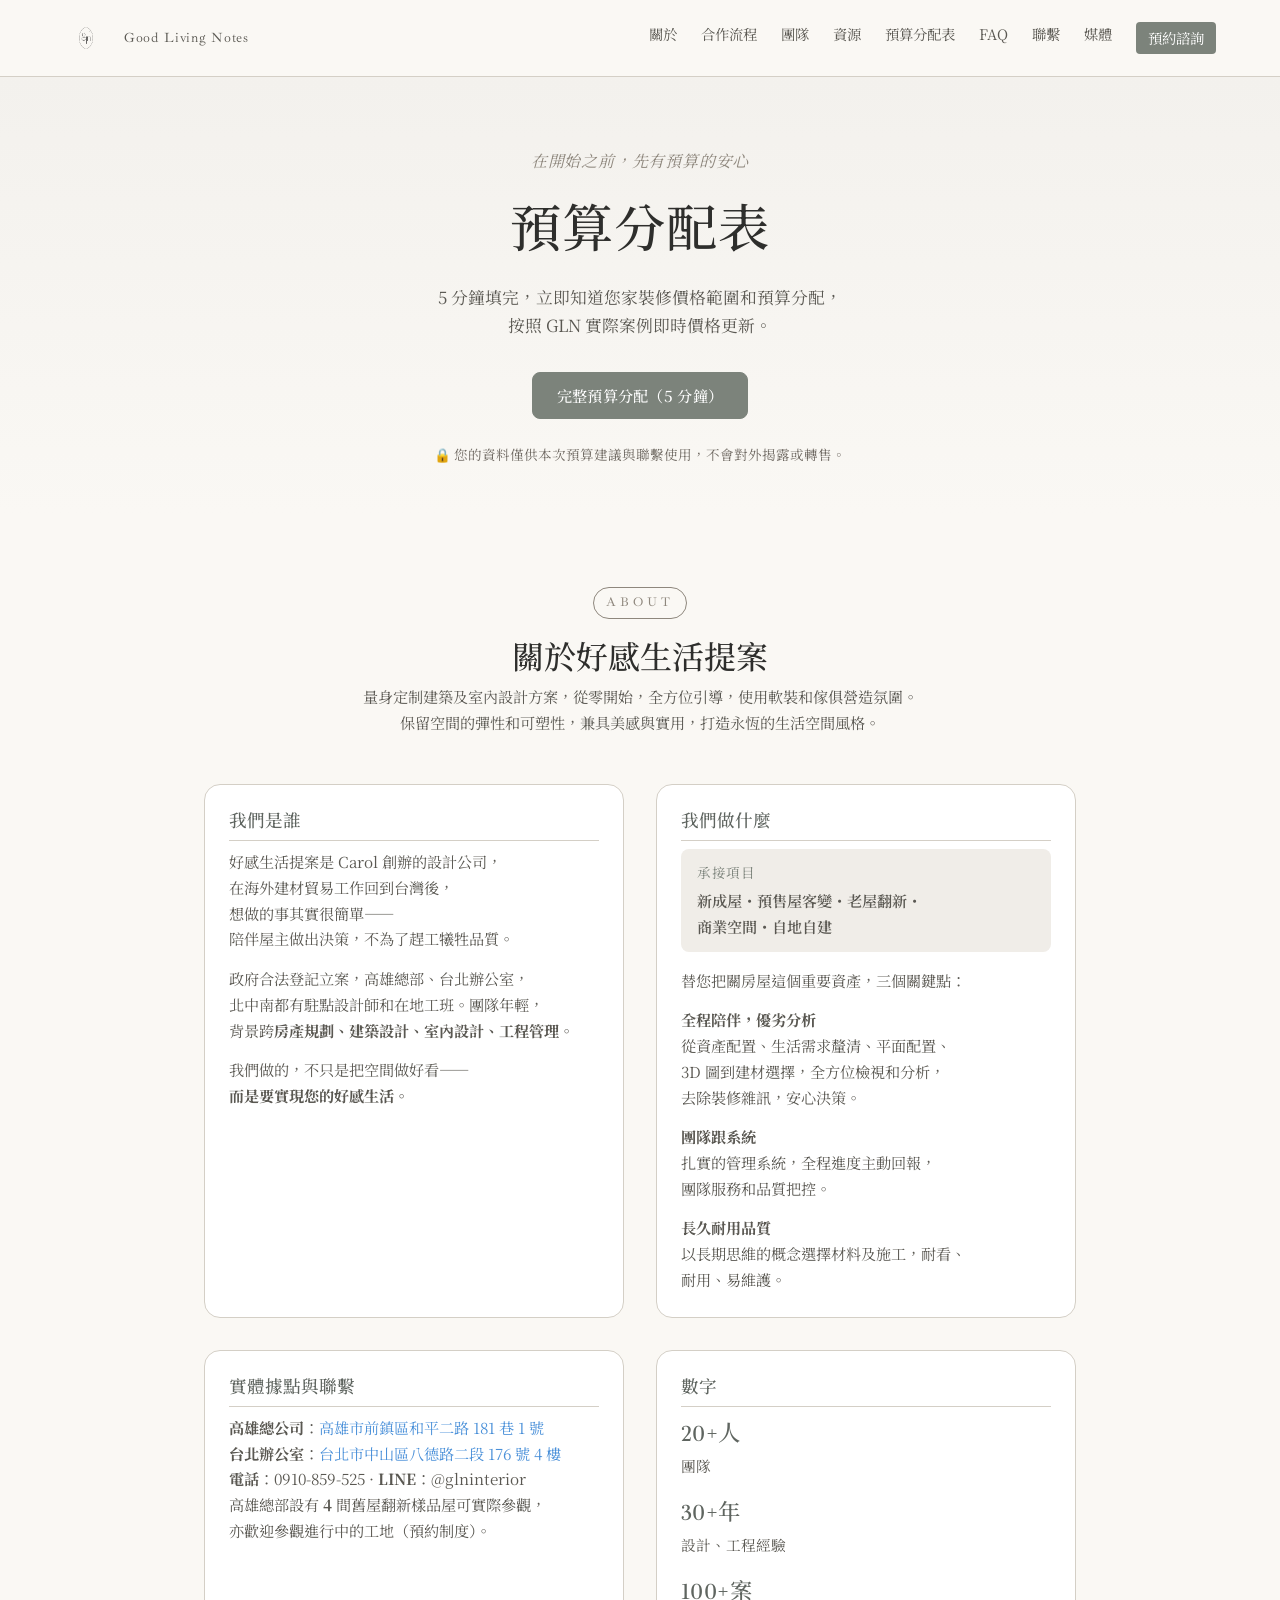
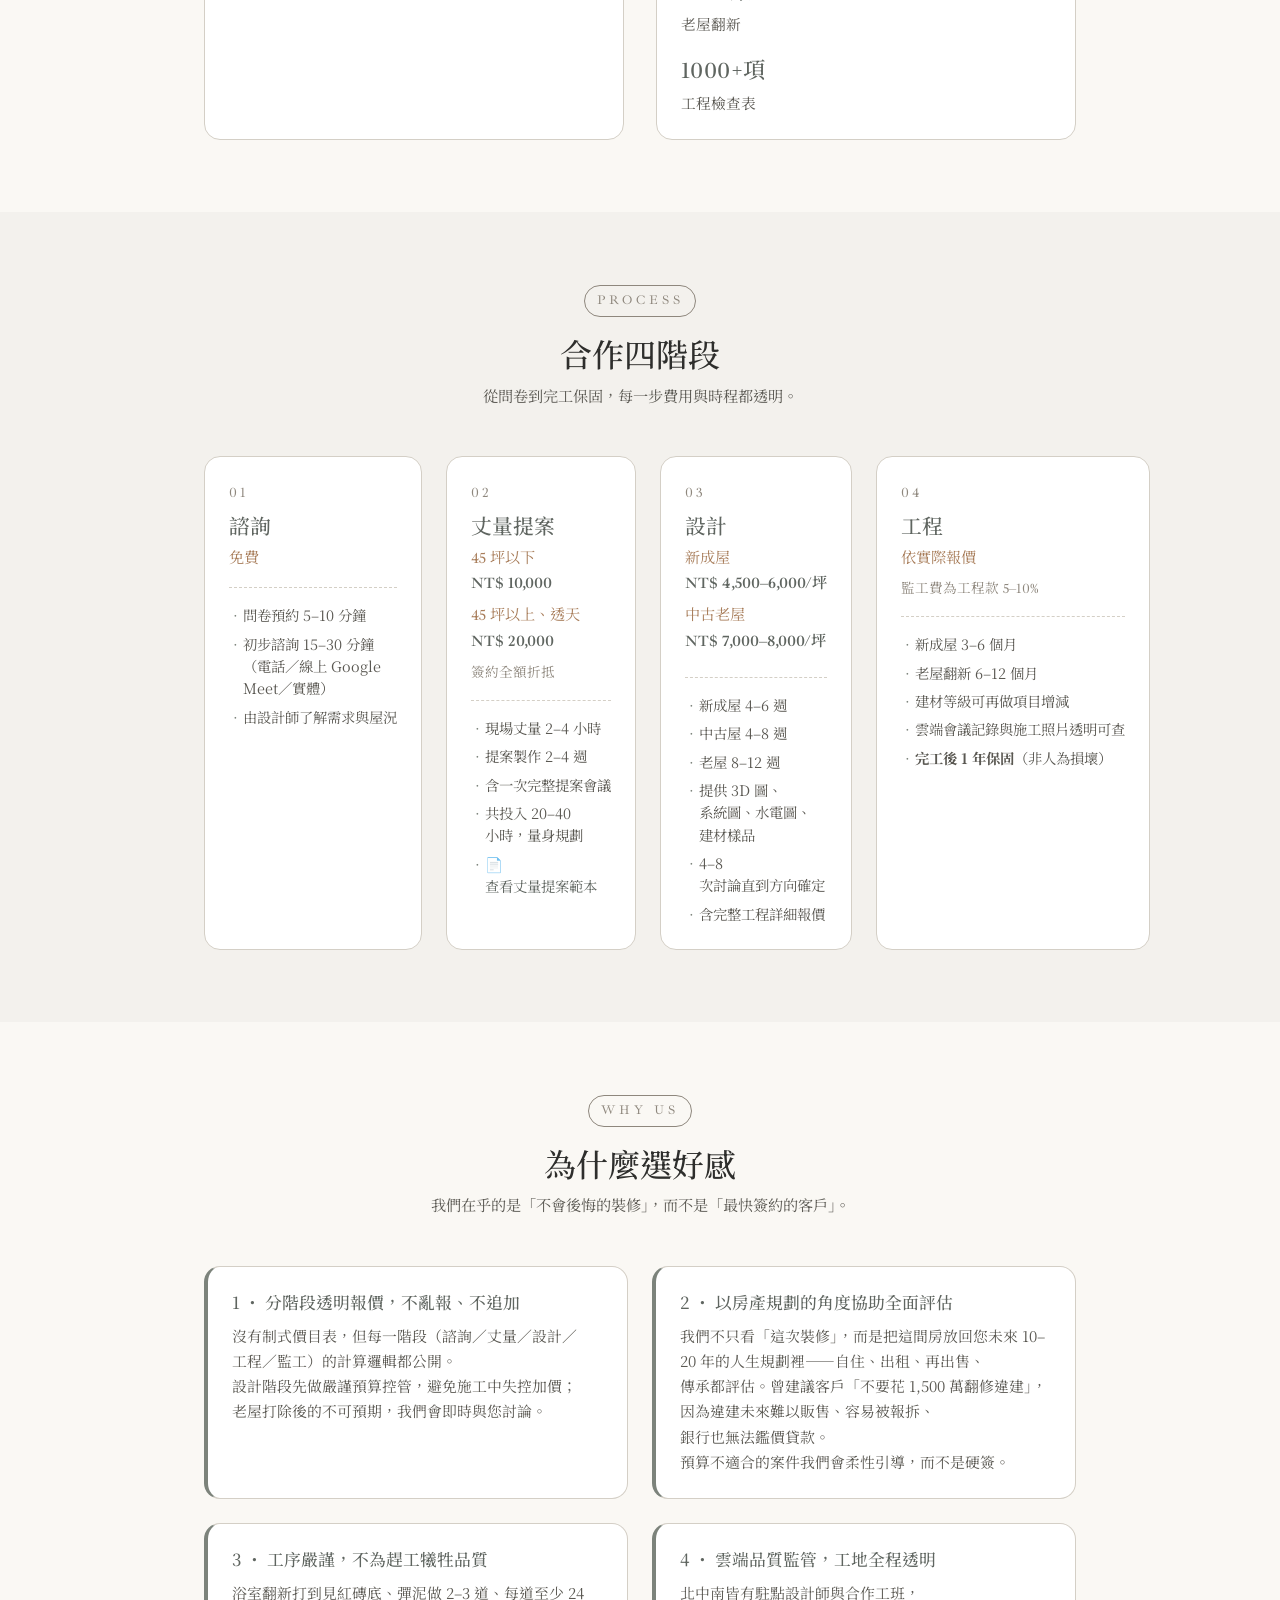
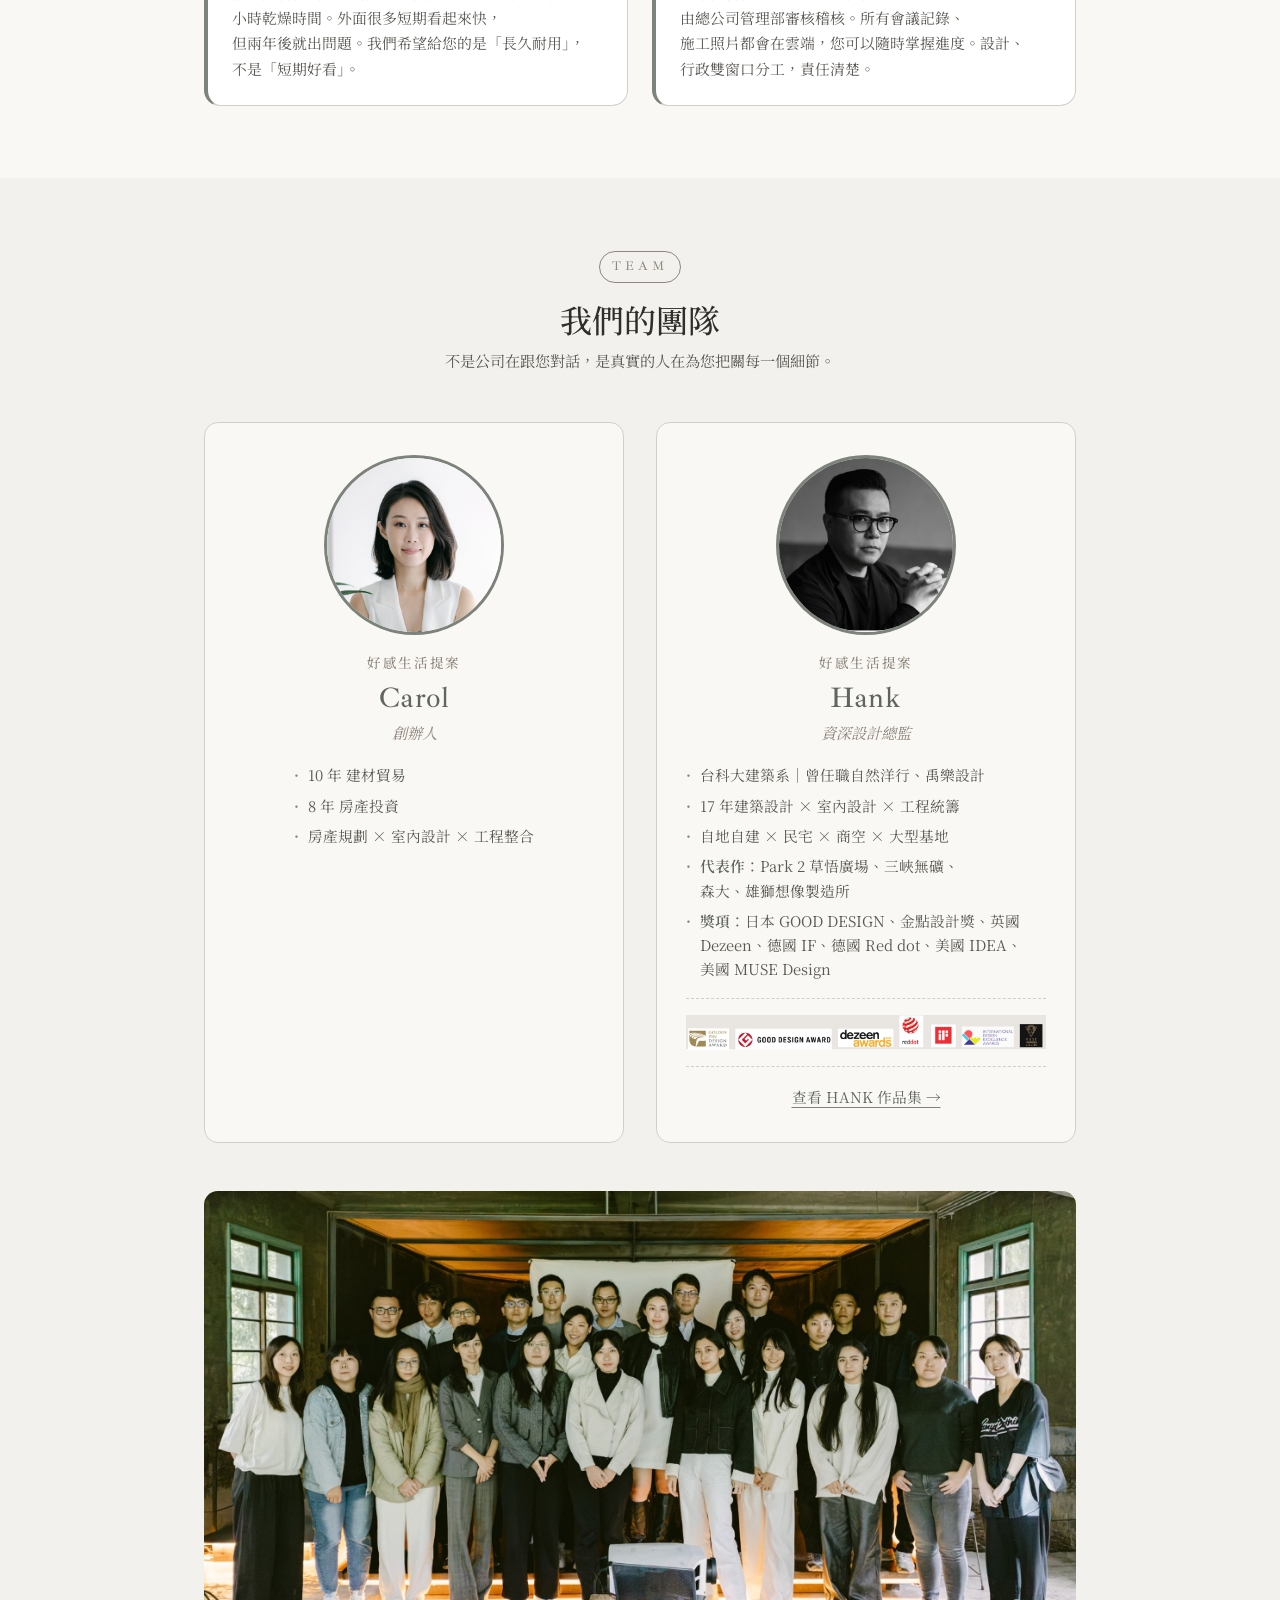
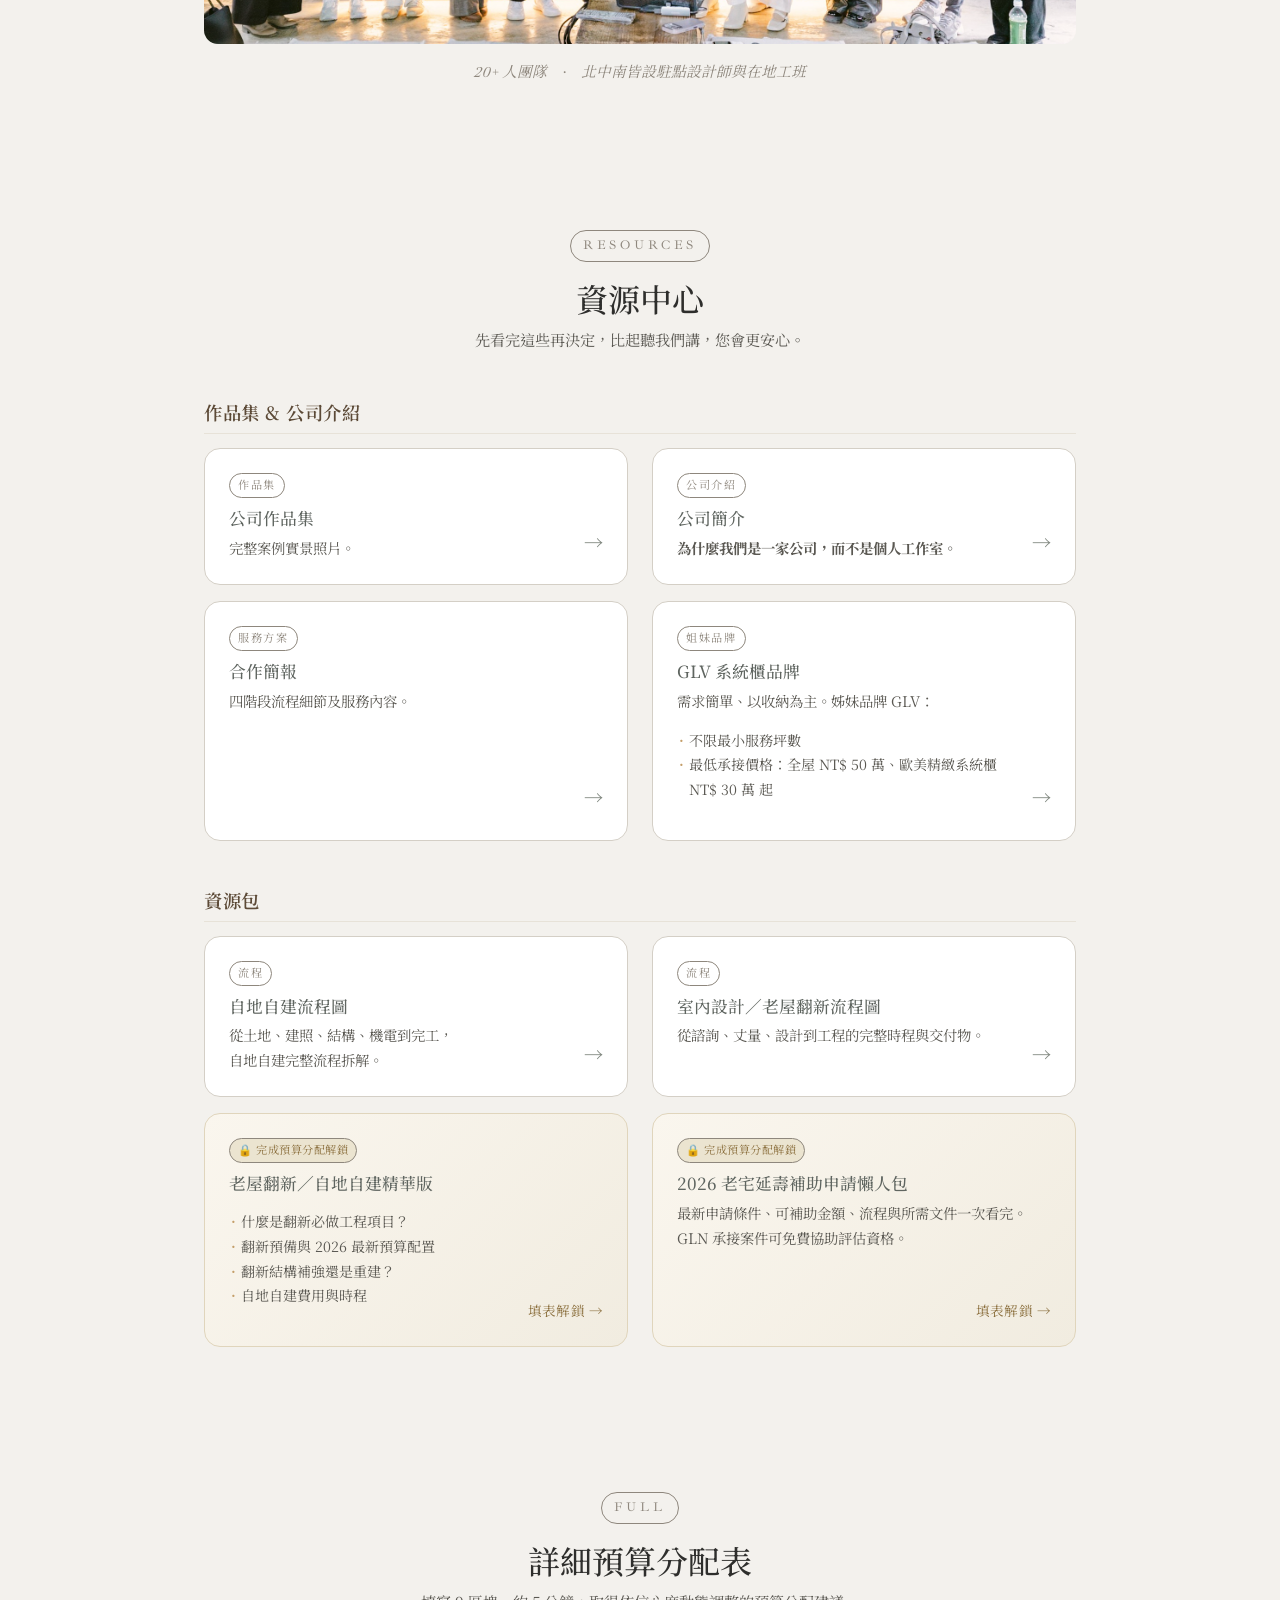
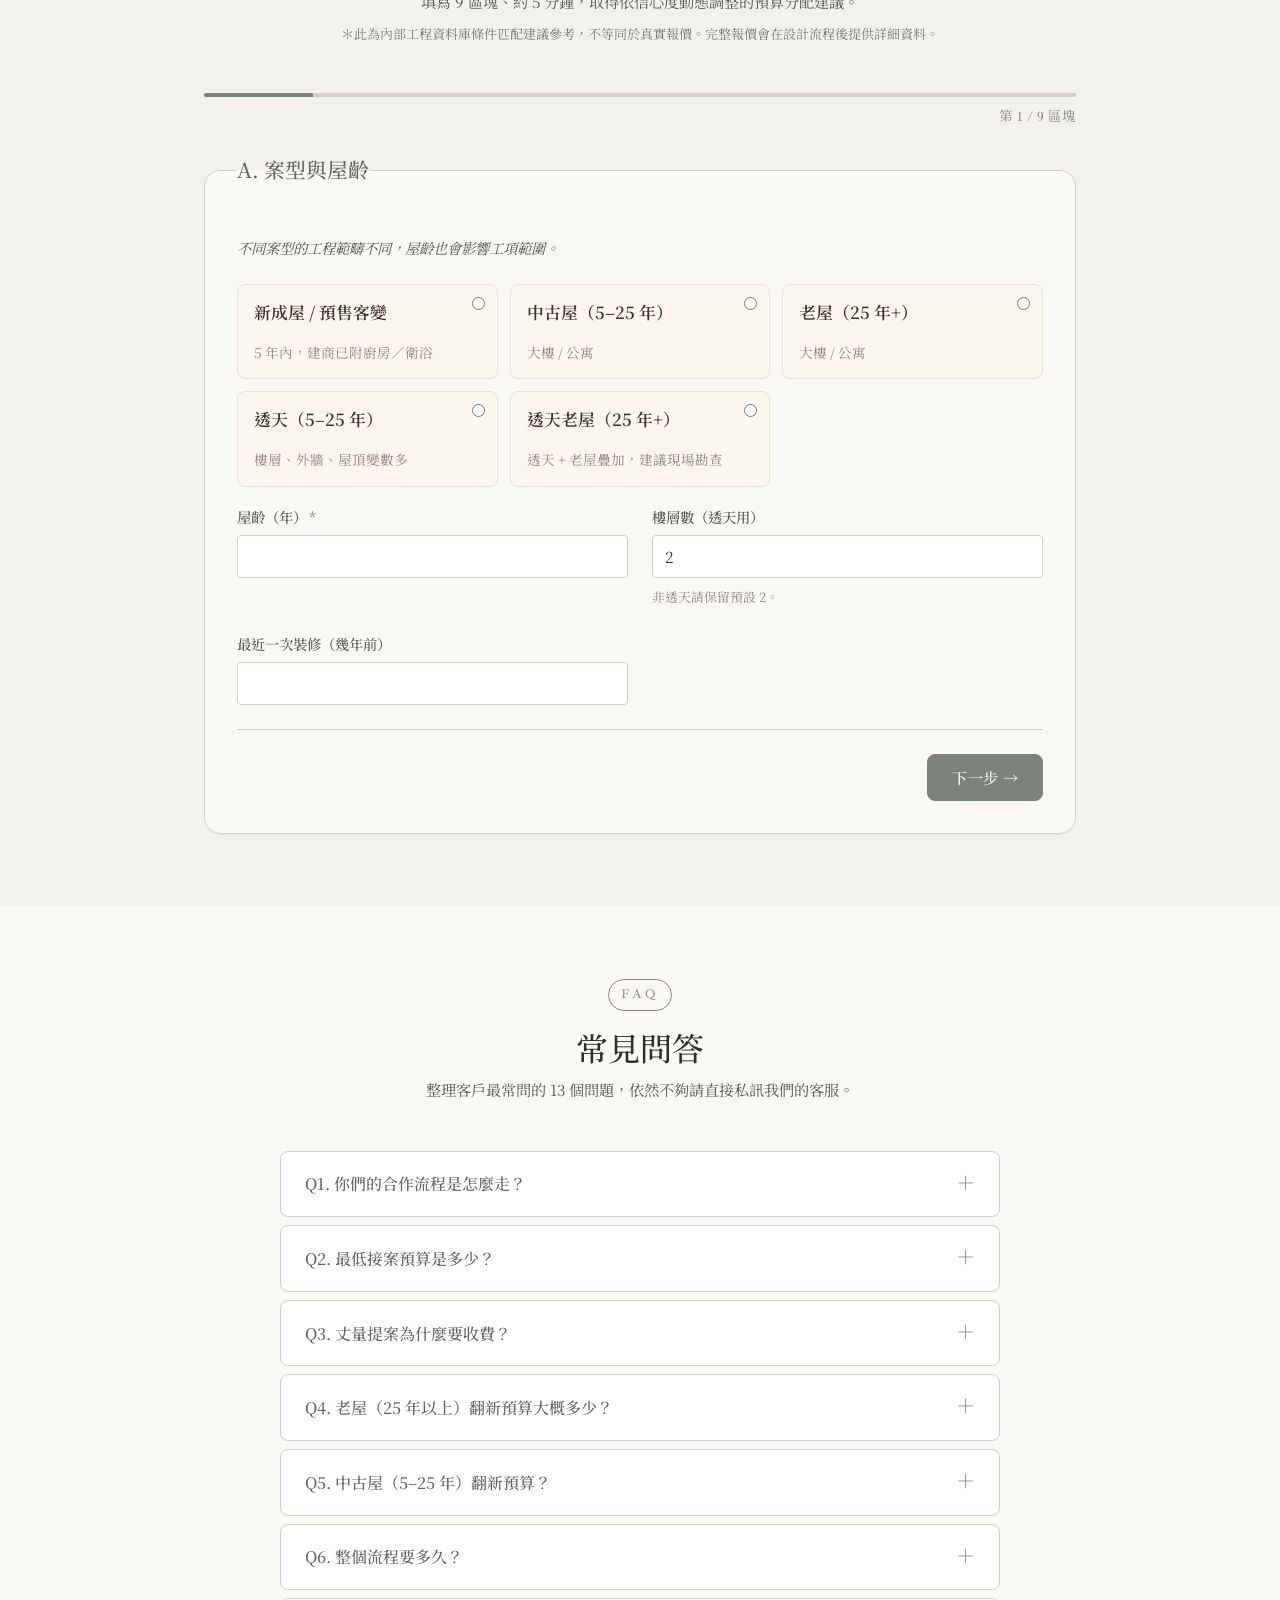
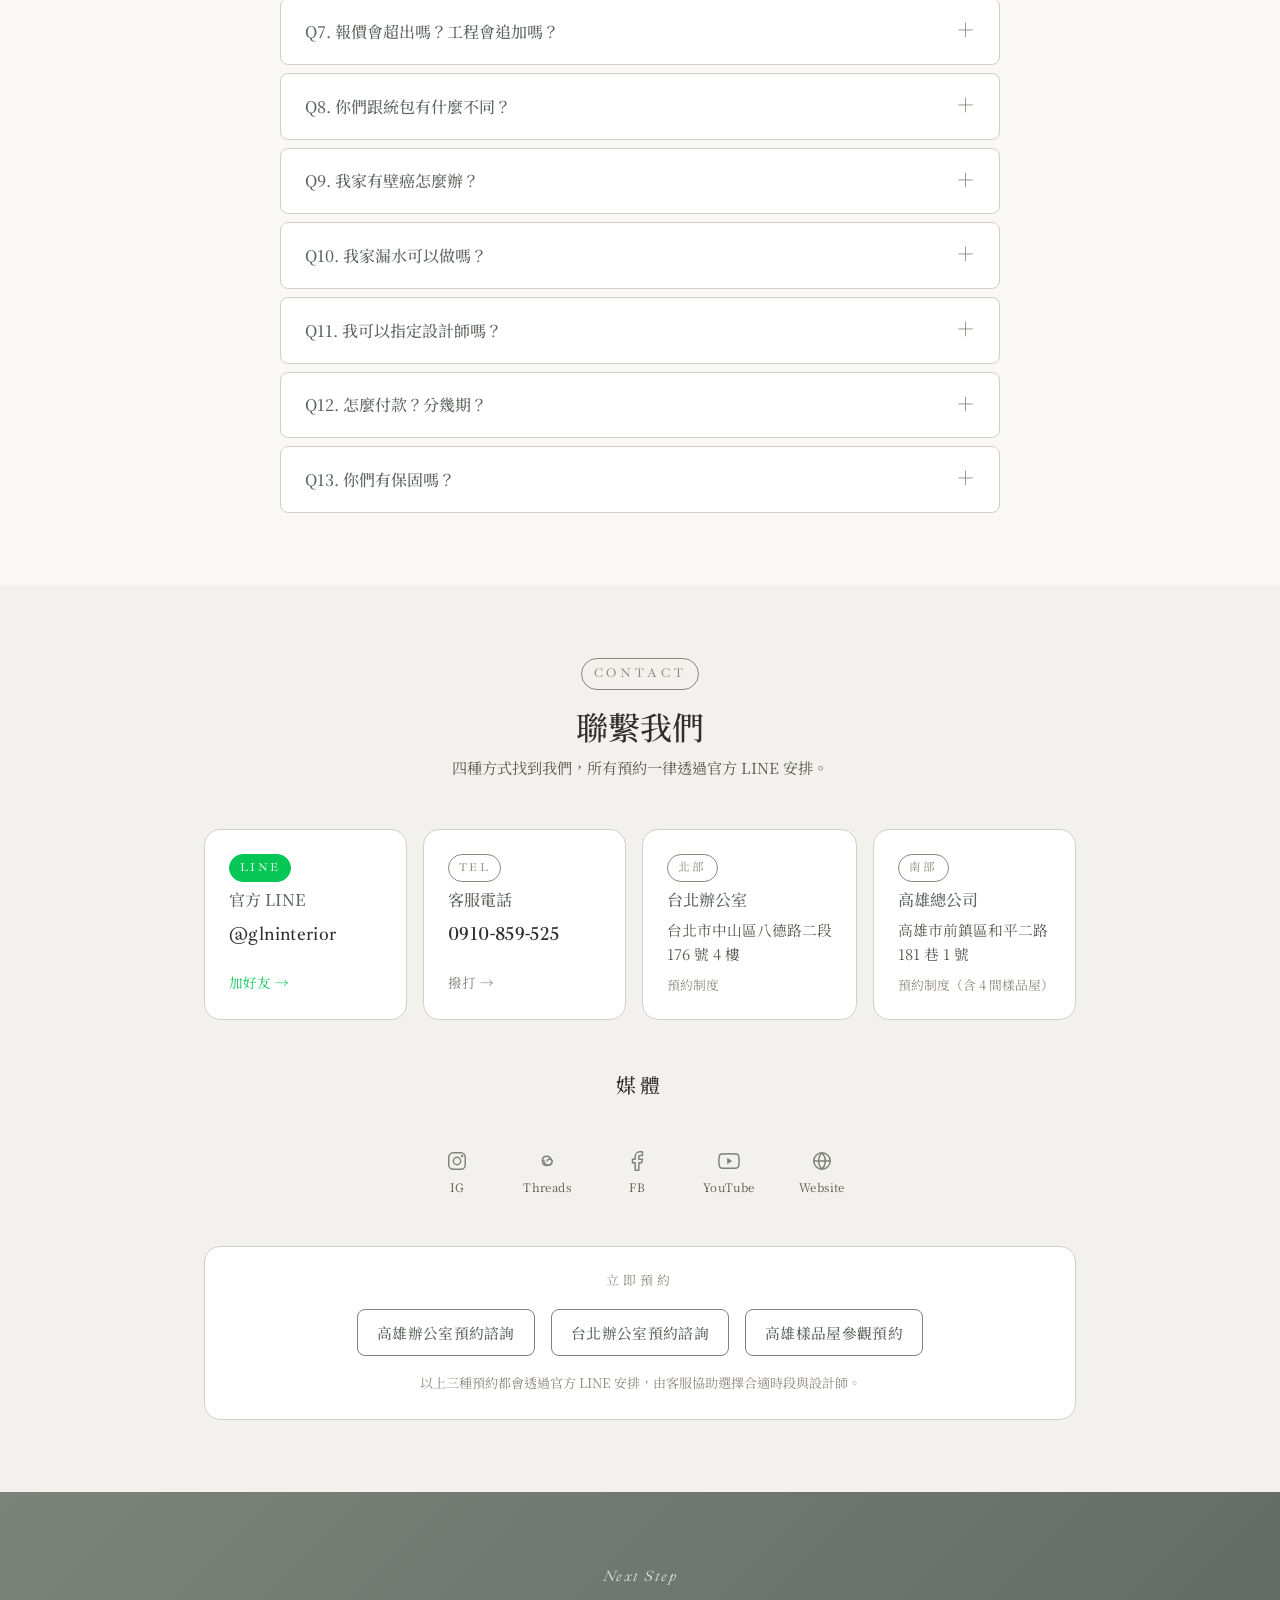
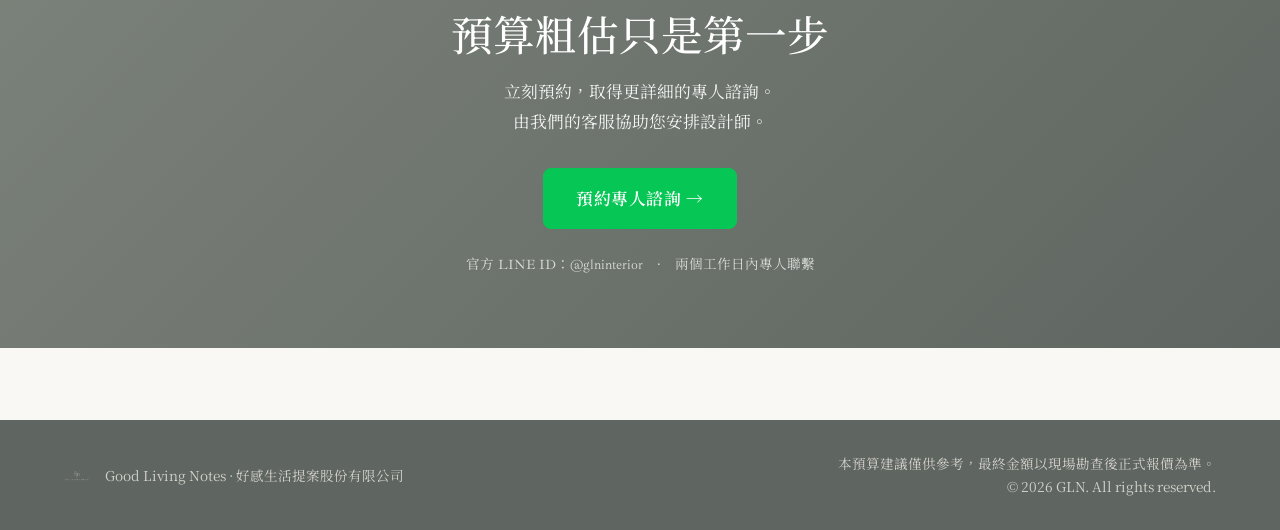
<file: index.html>
<!DOCTYPE html>
<html lang="zh-Hant">
<head>
<meta charset="UTF-8">
<meta name="viewport" content="width=device-width, initial-scale=1.0">
<title>預算分配表 | Good Living Notes</title>
<meta name="description" content="GLN 老屋翻新／室內設計 預算範圍粗估表。填寫 5 分鐘，立即取得裝修預算區間。">

<link rel="preconnect" href="https://fonts.googleapis.com">
<link rel="preconnect" href="https://fonts.gstatic.com" crossorigin>
<link href="https://fonts.googleapis.com/css2?family=Noto+Serif+TC:wght@400;500;600;700&family=Ibarra+Real+Nova:wght@400;500;600&display=swap" rel="stylesheet">

<link rel="stylesheet" href="style.css">
</head>
<body>

<!-- ════════════════════════════════════════════ -->
<!-- Header                                          -->
<!-- ════════════════════════════════════════════ -->
<header class="site-header">
  <div class="header-inner">
    <a href="#" class="brand" aria-label="Good Living Notes">
      <img class="brand-logo" src="img/gln-circle.png" alt="GLN" width="44" height="44">
      <div class="brand-name">Good Living Notes</div>
    </a>
    <nav class="header-nav">
      <a href="#about">關於</a>
      <a href="#process">合作流程</a>
      <a href="#team">團隊</a>
      <a href="#resources">資源</a>
      <a href="#mode-full">預算分配表</a>
      <a href="#faq">FAQ</a>
      <a href="#contact">聯繫</a>
      <a href="#media">媒體</a>
      <a href="https://lin.ee/YXt0syEs" target="_blank" rel="noopener" class="nav-cta">預約諮詢</a>
    </nav>
  </div>
</header>

<!-- ════════════════════════════════════════════ -->
<!-- Hero                                            -->
<!-- ════════════════════════════════════════════ -->
<section class="hero">
  <div class="hero-inner">
    <p class="hero-tag">在開始之前，先有預算的安心</p>
    <h1>預算分配表</h1>
    <p class="hero-sub">
      5 分鐘填完，立即知道您家裝修價格範圍和預算分配，<br>
      按照 GLN 實際案例即時價格更新。
    </p>
    <div class="hero-actions">
      <button class="btn btn-primary" data-jump="mode-full">完整預算分配（5 分鐘）</button>
    </div>
    <p class="hero-note">
      🔒 您的資料僅供本次預算建議與聯繫使用，不會對外揭露或轉售。
    </p>
  </div>
</section>

<!-- ════════════════════════════════════════════ -->
<!-- About                                           -->
<!-- ════════════════════════════════════════════ -->
<section id="about" class="about-section">
  <div class="container">
    <div class="section-header">
      <span class="section-mark">ABOUT</span>
      <h2>關於好感生活提案</h2>
      <p>量身定制建築及室內設計方案，從零開始，全方位引導，使用軟裝和傢俱營造氛圍。<br>保留空間的彈性和可塑性，兼具美感與實用，打造永恆的生活空間風格。</p>
    </div>

    <div class="about-grid">
      <div class="about-item">
        <h3>我們是誰</h3>
        <p>好感生活提案是 Carol 創辦的設計公司，在海外建材貿易工作回到台灣後，想做的事其實很簡單——<br>陪伴屋主做出決策，不為了趕工犧牲品質。</p>
        <p>政府合法登記立案，高雄總部、台北辦公室，北中南都有駐點設計師和在地工班。團隊年輕，背景跨<b>房產規劃、建築設計、室內設計、工程管理</b>。</p>
        <p>我們做的，不只是把空間做好看——<br><b>而是要實現您的好感生活。</b></p>
      </div>
     <div class="about-item">
            <h3>我們做什麼</h3>
  <div style="background:#f0ede8;border-radius:8px;padding:12px 16px;margin-bottom:16px;">
    <p style="margin:0 0 4px 0;font-size:0.85em;color:#7c837b;letter-spacing:0.05em;">承接項目</p>
    <p style="margin:0;font-weight:600;">新成屋・預售屋客變・老屋翻新・商業空間・自地自建</p>
  </div>
        <p>替您把關房屋這個重要資產，三個關鍵點：</p>
        <p><b>全程陪伴，優劣分析</b><br>從資產配置、生活需求釐清、平面配置、3D 圖到建材選擇，全方位檢視和分析，去除裝修雜訊，安心決策。</p>
        <p><b>團隊跟系統</b><br>扎實的管理系統，全程進度主動回報，團隊服務和品質把控。</p>
        <p><b>長久耐用品質</b><br>以長期思維的概念選擇材料及施工，耐看、耐用、易維護。</p>
        </div>
        <div class="about-item">
            <h3>實體據點與聯繫</h3>
            <p>
              <strong>高雄總公司</strong>：<a href="https://maps.app.goo.gl/FSwTMBJktzhaCdJi9?g_st=ipc" target="_blank" style="color:#4a90d9;">高雄市前鎮區和平二路 181 巷 1 號</a><br>
              <strong>台北辦公室</strong>：<a href="https://maps.app.goo.gl/ToDvYepTgrKjmWja8?g_st=ipc" target="_blank" style="color:#4a90d9;">台北市中山區八德路二段 176 號 4 樓</a><br>
              <strong>電話</strong>：0910-859-525 · <strong>LINE</strong>：@glninterior<br>
              高雄總部設有 <strong>4</strong> 間舊屋翻新樣品屋可實際參觀，亦歡迎參觀進行中的工地（預約制度）。
            </p>
        </div>
      <div class="about-item">
        <h3>數字</h3>
        <ul class="about-stats">
          <li><b>20+人</b>團隊</li>
          <li><b>30+年</b>設計、工程經驗</li>
          <li><b>100+案</b>老屋翻新</li>
          <li><b>1000+項</b>工程檢查表</li>
        </ul>
      </div>
    </div>
  </div>
</section>

<!-- ════════════════════════════════════════════ -->
<!-- 4-Stage Process                                 -->
<!-- ════════════════════════════════════════════ -->
<section id="process" class="process-section">
  <div class="container">
    <div class="section-header">
      <span class="section-mark">PROCESS</span>
      <h2>合作四階段</h2>
      <p>從問卷到完工保固，每一步費用與時程都透明。</p>
    </div>

    <ol class="process-grid">
      <li class="process-step">
        <span class="process-num">01</span>
        <h3>諮詢</h3>
        <p class="process-fee">免費</p>
        <ul>
          <li>問卷預約 5–10 分鐘</li>
          <li>初步諮詢 15–30 分鐘（電話／線上 Google Meet／實體）</li>
          <li>由設計師了解需求與屋況</li>
        </ul>
      </li>
      <li class="process-step">
        <span class="process-num">02</span>
        <h3>丈量提案</h3>
        <p class="process-fee">
          <span class="fee-row"><span class="fee-label">45 坪以下</span><b>NT$ 10,000</b></span>
          <span class="fee-row"><span class="fee-label">45 坪以上、透天</span><b>NT$ 20,000</b></span>
          <small>簽約全額折抵</small>
        </p>
        <ul>
          <li>現場丈量 2–4 小時</li>
          <li>提案製作 2–4 週</li>
          <li>含一次完整提案會議</li>
          <li>共投入 20–40 小時，量身規劃</li>
          <li><a href="https://drive.google.com/file/d/1v7BxsjTlxCIL0PEZ69i_qPEpmrpGsE7B/view" rel="noopener">📄 查看丈量提案範本</a></li>
        </ul>
      </li>
      <li class="process-step">
        <span class="process-num">03</span>
        <h3>設計</h3>
        <p class="process-fee">
          <span class="fee-row"><span class="fee-label">新成屋</span><b>NT$ 4,500–6,000/坪</b></span>
          <span class="fee-row"><span class="fee-label">中古老屋</span><b>NT$ 7,000–8,000/坪</b></span>
        </p>
        <ul>
          <li>新成屋 4–6 週</li>
          <li>中古屋 4–8 週</li>
          <li>老屋 8–12 週</li>
          <li>提供 3D 圖、系統圖、水電圖、建材樣品</li>
          <li>4–8 次討論直到方向確定</li>
          <li>含完整工程詳細報價</li>
        </ul>
      </li>
      <li class="process-step">
        <span class="process-num">04</span>
        <h3>工程</h3>
        <p class="process-fee">
          <span class="fee-row">依實際報價</span>
          <small>監工費為工程款 5–10%</small>
        </p>
        <ul>
          <li>新成屋 3–6 個月</li>
          <li>老屋翻新 6–12 個月</li>
          <li>建材等級可再做項目增減</li>
          <li>雲端會議記錄與施工照片透明可查</li>
          <li><strong>完工後 1 年保固</strong>（非人為損壞）</li>
        </ul>
      </li>
    </ol>
  </div>
</section>

<!-- ════════════════════════════════════════════ -->
<!-- Why Us                                          -->
<!-- ════════════════════════════════════════════ -->
<section id="why-us" class="why-section">
  <div class="container">
    <div class="section-header">
      <span class="section-mark">WHY US</span>
      <h2>為什麼選好感</h2>
      <p>我們在乎的是「不會後悔的裝修」，而不是「最快簽約的客戶」。</p>
    </div>

    <div class="why-grid">
      <div class="why-item">
        <h3>1 ・ 分階段透明報價，不亂報、不追加</h3>
        <p>沒有制式價目表，但每一階段（諮詢／丈量／設計／工程／監工）的計算邏輯都公開。設計階段先做嚴謹預算控管，避免施工中失控加價；老屋打除後的不可預期，我們會即時與您討論。</p>
      </div>
      <div class="why-item">
        <h3>2 ・ 以房產規劃的角度協助全面評估</h3>
        <p>我們不只看「這次裝修」，而是把這間房放回您未來 10–20 年的人生規劃裡——自住、出租、再出售、傳承都評估。曾建議客戶「不要花 1,500 萬翻修違建」，因為違建未來難以販售、容易被報拆、銀行也無法鑑價貸款。預算不適合的案件我們會柔性引導，而不是硬簽。</p>
      </div>
      <div class="why-item">
        <h3>3 ・ 工序嚴謹，不為趕工犧牲品質</h3>
        <p>浴室翻新打到見紅磚底、彈泥做 2–3 道、每道至少 24 小時乾燥時間。外面很多短期看起來快，但兩年後就出問題。我們希望給您的是「長久耐用」，不是「短期好看」。</p>
      </div>
      <div class="why-item">
        <h3>4 ・ 雲端品質監管，工地全程透明</h3>
        <p>北中南皆有駐點設計師與合作工班，由總公司管理部審核稽核。所有會議記錄、施工照片都會在雲端，您可以隨時掌握進度。設計、行政雙窗口分工，責任清楚。</p>
      </div>
    </div>
  </div>
</section>

<!-- ════════════════════════════════════════════ -->
<!-- Team                                            -->
<!-- ════════════════════════════════════════════ -->
<section id="team" class="team-section">
  <div class="container">
    <div class="section-header">
      <span class="section-mark">TEAM</span>
      <h2>我們的團隊</h2>
      <p>不是公司在跟您對話，是真實的人在為您把關每一個細節。</p>
    </div>

    <div class="team-people">
      <article class="team-card">
        <div class="team-photo-wrap">
          <img class="team-photo" src="img/team-carol.png" alt="Carol｜好感生活提案 創辦人">
        </div>
        <div class="team-info">
          <p class="team-org">好感生活提案</p>
          <h3 class="team-name">Carol</h3>
          <p class="team-title">創辦人</p>
          <ul class="team-bio-list">
            <li><span class="nowrap">10 年</span> 建材貿易</li>
            <li><span class="nowrap">8 年</span> 房產投資</li>
            <li>房產規劃 × 室內設計 × 工程整合</li>
          </ul>
        </div>
      </article>

      <article class="team-card">
        <div class="team-photo-wrap">
          <img class="team-photo" src="img/team-hank.png" alt="Hank｜好感生活提案 資深設計總監">
        </div>
        <div class="team-info">
          <p class="team-org">好感生活提案</p>
          <h3 class="team-name">Hank</h3>
          <p class="team-title">資深設計總監</p>
          <ul class="team-bio-list">
            <li>台科大建築系｜曾任職自然洋行、禹樂設計</li>
            <li>17 年建築設計 × 室內設計 × 工程統籌</li>
            <li>自地自建 × 民宅 × 商空 × 大型基地</li>
            <li><b>代表作</b>：Park 2 草悟廣場、三峽無礦、森大、雄獅想像製造所</li>
            <li><b>獎項</b>：日本 GOOD DESIGN、金點設計獎、英國 Dezeen、德國 IF、德國 Red dot、美國 IDEA、美國 MUSE Design</li>
          </ul>
          <div class="team-awards">
            <img class="team-awards-img" src="img/hank-awards.png" alt="HANK 獲得設計獎項">
          </div>
          <p class="team-link">
            <a href="https://canva.link/2eoe7nf014t5jom" target="_blank" rel="noopener">查看 HANK 作品集 →</a>
          </p>
        </div>
      </article>
    </div>

    <figure class="team-group">
      <img class="team-group-photo" src="img/team-group.png" alt="GLN 好感生活提案團隊合照">
      <figcaption>20+ 人團隊　·　北中南皆設駐點設計師與在地工班</figcaption>
    </figure>
  </div>
</section>

<!-- ════════════════════════════════════════════ -->
<!-- Resources                                       -->
<!-- ════════════════════════════════════════════ -->
<section id="resources" class="resources-section">
  <div class="container">
    <div class="section-header">
      <span class="section-mark">RESOURCES</span>
      <h2>資源中心</h2>
      <p>先看完這些再決定，比起聽我們講，您會更安心。</p>
    </div>

    <!-- A. 作品集 + 公司介紹 -->
    <h3 class="resource-group-title">作品集 & 公司介紹</h3>
    <div class="resource-grid">
      <a href="https://canva.link/q2inrn6j41slrcf" class="resource-card" target="_blank" rel="noopener">
        <span class="resource-tag">作品集</span>
        <h4>公司作品集</h4>
        <p>完整案例實景照片。</p>
        <span class="resource-arrow">→</span>
      </a>
      <a href="https://canva.link/rxjjziri6w0y75f" class="resource-card" target="_blank" rel="noopener">
        <span class="resource-tag">公司介紹</span>
        <h4>公司簡介</h4>
        <p><strong>為什麼我們是一家公司，而不是個人工作室。</strong></p>
        <span class="resource-arrow">→</span>
      </a>
      <a href="https://canva.link/uppuqm4jqyr78lw" class="resource-card" target="_blank" rel="noopener">
        <span class="resource-tag">服務方案</span>
        <h4>合作簡報</h4>
        <p>四階段流程細節及服務內容。</p>
        <span class="resource-arrow">→</span>
      </a>
      <a href="https://drive.google.com/file/d/1RfXnV0YiWMnCZZ8TT27FS-gtR0OzZcpV/view?usp=drive_link" class="resource-card" target="_blank" rel="noopener">
        <span class="resource-tag">姐妹品牌</span>
        <h4>GLV 系統櫃品牌</h4>
        <p>需求簡單、以收納為主。姊妹品牌 GLV：</p>
        <ul class="resource-bullets">
          <li>不限最小服務坪數</li>
          <li>最低承接價格：全屋 <span class="nowrap">NT$ 50 萬</span>、歐美精緻系統櫃 <span class="nowrap">NT$ 30 萬</span> 起</li>
        </ul>
        <span class="resource-arrow">→</span>
      </a>
    </div>

    <!-- B. 資源包 -->
    <h3 class="resource-group-title resource-group-title-2">資源包</h3>
    <div class="resource-grid">
      <a href="https://canva.link/vk9om10s2ywufpu" class="resource-card" target="_blank" rel="noopener">
        <span class="resource-tag">流程</span>
        <h4>自地自建流程圖</h4>
        <p>從土地、建照、結構、機電到完工，自地自建完整流程拆解。</p>
        <span class="resource-arrow">→</span>
      </a>
      <a href="https://canva.link/l2bmk8gqaws60md" class="resource-card" target="_blank" rel="noopener">
        <span class="resource-tag">流程</span>
        <h4>室內設計／老屋翻新流程圖</h4>
        <p>從諮詢、丈量、設計到工程的完整時程與交付物。</p>
        <span class="resource-arrow">→</span>
      </a>
      <a href="#mode-full" class="resource-card resource-card-gated" data-gated="true">
        <span class="resource-tag resource-tag-locked">🔒 完成預算分配解鎖</span>
        <h4>老屋翻新／自地自建精華版</h4>
        <ul class="resource-bullets">
          <li>什麼是翻新必做工程項目？</li>
          <li>翻新預備與 2026 最新預算配置</li>
          <li>翻新結構補強還是重建？</li>
          <li>自地自建費用與時程</li>
        </ul>
        <span class="resource-arrow">填表解鎖 →</span>
      </a>
      <a href="#mode-full" class="resource-card resource-card-gated" data-gated="true">
        <span class="resource-tag resource-tag-locked">🔒 完成預算分配解鎖</span>
        <h4>2026 老宅延壽補助申請懶人包</h4>
        <p>最新申請條件、可補助金額、流程與所需文件一次看完。GLN 承接案件可免費協助評估資格。</p>
        <span class="resource-arrow">填表解鎖 →</span>
      </a>
    </div>

  </div>
</section>


<!-- ════════════════════════════════════════════ -->
<!-- Full Mode (Advanced) — Quick Mode 已移至 landing.html -->
<!-- ════════════════════════════════════════════ -->
<!-- ════════════════════════════════════════════ -->
<section id="mode-full" class="form-section form-section-alt">
  <div class="container">
    <div class="section-header">
      <span class="section-mark">FULL</span>
      <h2>詳細預算分配表</h2>
      <p>填寫 9 區塊、約 5 分鐘，取得依信心度動態調整的預算分配建議。</p>
      <p class="section-disclaimer">＊此為內部工程資料庫條件匹配建議參考，不等同於真實報價。完整報價會在設計流程後提供詳細資料。</p>
    </div>

    <!-- progress bar -->
    <div class="progress">
      <div class="progress-bar" id="progress-bar"></div>
    </div>
    <div class="progress-label" id="progress-label">第 1 / 9 區塊</div>

    <form id="form-full" novalidate>

      <!-- ─── I. 您的基本資料（三明治法：DOM 第一，UX 流程最後一步） ─── -->
      <fieldset class="step" data-step="9">
        <legend>I. 您的基本資料</legend>
        <p class="step-hint step-hint-unlock">🎁 就差最後一步——填完即可解鎖您的<strong>預算分配建議</strong>與<strong>兩份精選資源</strong>。</p>

        <div class="form-grid">
          <div class="field">
            <label>姓名 / 稱呼 <span class="req">*</span></label>
            <input type="text" name="name" required>
          </div>
          <div class="field">
            <label>聯絡電話 <span class="req">*</span></label>
            <input type="tel" name="phone" required pattern="[0-9\-+ ]+">
          </div>
          <div class="field field-full">
            <label>Email <span class="req">*</span></label>
            <input type="email" name="email" required>
          </div>
          <div class="field field-full field-highlight">
            <label>LINE ID <span class="optional">（選填，推薦）</span></label>
            <input type="text" name="lineId" placeholder="例：@your_id 或 your_id">
            <p class="field-hint">🎁 填入您的 LINE ID，即可獲得 <strong>限定資源「必檢測工程清單」</strong>（依您的案型客製），並由設計師於 <span class="nowrap">24 小時內</span>專人回覆您的客製建議。</p>
          </div>
          <div class="field">
            <label>從哪裡認識我們？</label>
            <select name="source">
              <option value="">—</option>
              <option>IG</option><option>Google</option><option>朋友介紹</option><option>設計師推薦</option><option>其他</option>
            </select>
          </div>
          <div class="field">
            <label>偏好聯絡方式</label>
            <select name="contactPref">
              <option value="">—</option>
              <option>Line</option><option>電話</option><option>Email</option>
            </select>
          </div>
          <div class="field field-full">
            <label>Referral Code（推薦碼）</label>
            <input type="text" name="referral" placeholder="若有，請輸入">
          </div>
        </div>

        <div class="consent-block">
          <label><input type="checkbox" id="consent1" required> 我同意 GLN 依本表單資料聯繫我以提供預算建議服務 <span class="req">*</span></label>
          <label><input type="checkbox" id="consent2" required> 我了解此預算建議為初步參考，最終以現勘正式報價為準 <span class="req">*</span></label>
        </div>

        <div class="step-actions">
          <button type="button" class="btn btn-outline btn-prev">← 上一步</button>
          <button type="submit" class="btn btn-primary">取得完整預算分配 →</button>
        </div>
      </fieldset>

      <!-- ─── A. 案型與屋齡（v3：案型參數承擔屋齡折扣） ─── -->
      <fieldset class="step active" data-step="1">
        <legend>A. 案型與屋齡</legend>
        <p class="step-hint">不同案型的工程範疇不同，屋齡也會影響工項範圍。</p>

        <div class="case-type-grid">
          <label class="case-card">
            <input type="radio" name="caseType" value="new_house" required>
            <span class="case-title">新成屋 / 預售客變</span>
            <span class="case-desc">5 年內，建商已附廚房／衛浴</span>
          </label>
          <label class="case-card">
            <input type="radio" name="caseType" value="midage" required>
            <span class="case-title">中古屋（5–25 年）</span>
            <span class="case-desc">大樓 / 公寓</span>
          </label>
          <label class="case-card">
            <input type="radio" name="caseType" value="old_house" required>
            <span class="case-title">老屋（25 年+）</span>
            <span class="case-desc">大樓 / 公寓</span>
          </label>
          <label class="case-card">
            <input type="radio" name="caseType" value="townhouse_mid" required>
            <span class="case-title">透天（5–25 年）</span>
            <span class="case-desc">樓層、外牆、屋頂變數多</span>
          </label>
          <label class="case-card">
            <input type="radio" name="caseType" value="townhouse_old" required>
            <span class="case-title">透天老屋（25 年+）</span>
            <span class="case-desc">透天 + 老屋疊加，建議現場勘查</span>
          </label>
        </div>

        <div class="form-grid" style="margin-top:18px">
          <div class="field">
            <label>屋齡（年）<span class="req">*</span></label>
            <input type="number" name="age" min="0" max="100" required>
          </div>
          <div class="field">
            <label>樓層數（透天用）</label>
            <input type="number" name="floors" min="1" max="5" value="2">
            <p class="field-hint">非透天請保留預設 2。</p>
          </div>
          <div class="field">
            <label>最近一次裝修（幾年前）</label>
            <input type="number" name="lastReno" min="0" max="100">
          </div>
        </div>

        <div class="step-actions">
          <span></span>
          <button type="button" class="btn btn-primary btn-next">下一步 →</button>
        </div>
      </fieldset>

      <!-- ─── B. 物件資訊 ─── -->
      <fieldset class="step" data-step="2">
        <legend>B. 物件資訊</legend>
        <p class="step-hint">坪數與地點都會影響預算估算。</p>

        <div class="form-grid">
          <div class="field">
            <label>所在縣市 <span class="req">*</span></label>
            <select name="county" required>
              <option value="">—</option>
              <optgroup label="雙北 / 基隆">
                <option>台北</option><option>新北</option><option>基隆</option>
              </optgroup>
              <optgroup label="桃竹苗">
                <option>桃園</option><option>新竹</option><option>苗栗</option>
              </optgroup>
              <optgroup label="中部">
                <option>台中</option><option>彰化</option><option>南投</option><option>雲林</option>
              </optgroup>
              <optgroup label="南部">
                <option>嘉義</option><option>台南</option><option>高雄</option><option>屏東</option>
              </optgroup>
              <optgroup label="東部">
                <option>宜蘭</option><option>花蓮</option><option>台東</option>
              </optgroup>
              <optgroup label="離島">
                <option>澎湖</option><option>金門</option><option>馬祖</option>
              </optgroup>
            </select>
          </div>
          <div class="field field-full">
            <label>區域 / 路名<span class="optional">（選填）</span></label>
            <input type="text" name="address" placeholder="例：大安區、忠孝東路 / 左營區（選填）">
            <p class="field-hint">🔒 填入後可讓預算建議更精準；資訊僅供本次預算建議使用。</p>
          </div>
          <div class="field">
            <label>樓層 / 總樓層</label>
            <input type="text" name="floor" placeholder="例：5 / 12">
          </div>
          <div class="field">
            <label>有無電梯</label>
            <select name="elevator">
              <option value="">—</option><option>是</option><option>否</option>
            </select>
          </div>
          <div class="field">
            <label>室內坪數（不含公設）<span class="req">*</span></label>
            <input type="number" name="ping" min="1" max="500" step="0.1" required>
          </div>
          <div class="field">
            <label>陽台數</label>
            <input type="number" name="balconies" min="0" max="20" value="0">
          </div>
          <div class="field">
            <label>房數 <span class="req">*</span></label>
            <select name="rooms" required>
              <option value="">—</option>
              <option value="1">1 房</option>
              <option value="2">2 房</option>
              <option value="3" selected>3 房</option>
              <option value="4">4 房</option>
              <option value="5">5 房以上</option>
            </select>
          </div>
          <div class="field">
            <label>現況廳/衛/廚數</label>
            <input type="text" name="layoutNow" placeholder="例：2 廳 2 衛 1 廚">
          </div>
        </div>

        <!-- 屋況照片上傳區（5 類） -->
        <h4 class="sub-block-title">上傳屋況照（最多每類 5 張，可拖曳）</h4>
        <p class="step-hint">📷 照片愈完整，現勘前我們愈能判斷工程難度。上傳後資料只供本次預算建議使用。</p>

        <div class="photo-upload-grid">
          <div class="photo-zone" data-cat="exterior">
            <div class="photo-zone-head"><span class="photo-cat-icon">🏠</span><b>外觀</b><span class="photo-count" data-for="exterior">0</span></div>
            <input type="file" name="photo-exterior" accept="image/*" multiple class="photo-input" data-cat="exterior">
            <div class="photo-preview" data-preview="exterior"></div>
          </div>
          <div class="photo-zone" data-cat="bathroom">
            <div class="photo-zone-head"><span class="photo-cat-icon">🚿</span><b>廁所</b><span class="photo-count" data-for="bathroom">0</span></div>
            <input type="file" name="photo-bathroom" accept="image/*" multiple class="photo-input" data-cat="bathroom">
            <div class="photo-preview" data-preview="bathroom"></div>
          </div>
          <div class="photo-zone" data-cat="kitchen">
            <div class="photo-zone-head"><span class="photo-cat-icon">🍳</span><b>廚房</b><span class="photo-count" data-for="kitchen">0</span></div>
            <input type="file" name="photo-kitchen" accept="image/*" multiple class="photo-input" data-cat="kitchen">
            <div class="photo-preview" data-preview="kitchen"></div>
          </div>
          <div class="photo-zone photo-zone-warn" data-cat="severe">
            <div class="photo-zone-head"><span class="photo-cat-icon">⚠️</span><b>屋況嚴重區</b><span class="photo-count" data-for="severe">0</span></div>
            <input type="file" name="photo-severe" accept="image/*" multiple class="photo-input" data-cat="severe">
            <div class="photo-preview" data-preview="severe"></div>
            <p class="photo-hint">漏水／壁癌／龜裂等</p>
          </div>
          <div class="photo-zone" data-cat="interior">
            <div class="photo-zone-head"><span class="photo-cat-icon">🛋️</span><b>室內全景</b><span class="photo-count" data-for="interior">0</span></div>
            <input type="file" name="photo-interior" accept="image/*" multiple class="photo-input" data-cat="interior">
            <div class="photo-preview" data-preview="interior"></div>
          </div>
        </div>

        <div class="ai-analyze-stub">
          <button type="button" class="btn btn-outline btn-ai-disabled" disabled>🤖 AI 屋況分析（功能開發中，下次更新上線）</button>
          <p class="ai-stub-hint">未來會自動辨識漏水痕跡、管線老化、壁癌、建材等級，並回饋預算建議。</p>
        </div>

        <div class="step-actions">
          <button type="button" class="btn btn-outline btn-prev">← 上一步</button>
          <button type="button" class="btn btn-primary btn-next">下一步 →</button>
        </div>
      </fieldset>

      <!-- ─── C. 屋況勾選（v3：4 項，cap +40%） ─── -->
      <fieldset class="step" data-step="3">
        <legend>C. 屋況勾選</legend>
        <p class="step-hint">就您目前知道的屋況勾選；若不確定可保留空白，現勘時補確認。勾選越多代表變數越多，信心度會下降。</p>

        <div class="checklist">
          <label><input type="checkbox" name="cond" value="leak"> 漏水修繕</label>
          <label><input type="checkbox" name="cond" value="partial_demolish"> 打部分隔間</label>
          <label><input type="checkbox" name="cond" value="full_demolish"> 全室打除</label>
          <label><input type="checkbox" name="cond" value="structural"> 結構補強</label>
        </div>

        <div class="step-actions">
          <button type="button" class="btn btn-outline btn-prev">← 上一步</button>
          <button type="button" class="btn btn-primary btn-next">下一步 →</button>
        </div>
      </fieldset>

      <!-- ─── D. 廚衛配置 + 窗戶（v3：屋齡<15 強制 N） ─── -->
      <fieldset class="step" data-step="4">
        <legend>D. 廚衛配置與窗戶</legend>
        <p class="step-hint">請依實際情況填寫；屋況不同工項範圍也會不同，現勘後可進一步確認。</p>

        <div class="form-grid">
          <div class="field">
            <label>翻新既有廁所數 <span class="req">*</span></label>
            <input type="number" name="bathRenovate" min="0" max="10" value="2" required>
          </div>
          <div class="field">
            <label>新增廁所數 <span class="req">*</span></label>
            <input type="number" name="bathNew" min="0" max="10" value="0" required>
          </div>
          <div class="field field-full">
            <label>廚房翻新？ <span class="req">*</span></label>
            <div class="radio-row">
              <label><input type="radio" name="kitchen" value="yes" checked> 是</label>
              <label><input type="radio" name="kitchen" value="no"> 否</label>
            </div>
          </div>
        </div>

        <h4 class="sub-block-title">更換窗戶</h4>
        <div class="form-grid">
          <div class="field">
            <label>一般窗扇數</label>
            <input type="number" name="regularWindows" min="0" max="50" value="0">
          </div>
          <div class="field">
            <label>落地窗扇數</label>
            <input type="number" name="balconyWindows" min="0" max="20" value="0">
          </div>
        </div>

        <div class="step-actions">
          <button type="button" class="btn btn-outline btn-prev">← 上一步</button>
          <button type="button" class="btn btn-primary btn-next">下一步 →</button>
        </div>
      </fieldset>

      <!-- ─── E. 設計風格層級（v3：3 選 1 必選，計入預算分配計算） ─── -->
      <fieldset class="step" data-step="5">
        <legend>E. 設計風格層級</legend>
        <p class="step-hint">這個選擇會影響每坪價（材料／工法／細節密度差異）。請依您對「最終呈現」的期待選一個。</p>

        <div class="style-level-grid">
          <label class="style-card">
            <input type="radio" name="styleLevel" value="simple" required>
            <span class="style-title">簡約有線條</span>
            <span class="style-desc">預算及實用導向，以傢俱軟裝為主，或者輕量收納。</span>
          </label>
          <label class="style-card">
            <input type="radio" name="styleLevel" value="local" required checked>
            <span class="style-title">局部設計感</span>
            <span class="style-desc">重點區混搭建材及特殊工法，或者需要大量收納。</span>
          </label>
          <label class="style-card">
            <input type="radio" name="styleLevel" value="refined" required>
            <span class="style-title">強調精緻細節</span>
            <span class="style-desc">重視美學及生活品味，預算較為彈性，喜歡精緻的材質及工法，以最終效果為主要考量。</span>
          </label>
        </div>

        <h4 class="sub-block-title">喜歡 / 必要的元素</h4>
        <div class="field field-full">
          <textarea name="styleElements" rows="3" placeholder="例：開放式廚房、中島、玻璃隔間、走入式衣帽間、大型書牆、寵物動線、收納櫃量身打造⋯⋯"></textarea>
        </div>

        <div class="field field-full">
          <label>不喜歡 / 想避開的元素</label>
          <textarea name="styleAvoid" rows="3"></textarea>
        </div>

        <!-- 理想風格照上傳 -->
        <h4 class="sub-block-title">上傳您喜歡的風格參考照（最多 10 張）</h4>
        <p class="step-hint">📷 從 IG、Pinterest、雜誌存的圖都可以。設計師會用這些圖判斷您的風格傾向。</p>

        <div class="photo-zone photo-zone-style">
          <div class="photo-zone-head"><span class="photo-cat-icon">🎨</span><b>理想風格參考</b><span class="photo-count" data-for="ideal">0</span></div>
          <input type="file" name="photo-ideal" accept="image/*" multiple class="photo-input" data-cat="ideal">
          <div class="photo-preview" data-preview="ideal"></div>
        </div>

        <div class="ai-analyze-stub">
          <button type="button" class="btn btn-outline btn-ai-disabled" disabled>🤖 AI 風格分析（功能開發中，下次更新上線）</button>
          <p class="ai-stub-hint">未來會自動辨識風格元素（材質／色系／線條），整合進設計師桌面速查卡。</p>
        </div>

        <div class="step-actions">
          <button type="button" class="btn btn-outline btn-prev">← 上一步</button>
          <button type="button" class="btn btn-primary btn-next">下一步 →</button>
        </div>
      </fieldset>

      <!-- ─── F. 設備配備（v3 新增：大設備 checkbox + 智能家電 radio） ─── -->
      <fieldset class="step" data-step="6">
        <legend>F. 設備配備</legend>
        <p class="step-hint">這些項目預設都不勾，僅計入您需要的。透天的部分品項價格較高。</p>

        <h4 class="sub-block-title">大型設備（複選）</h4>
        <div class="equipment-grid">
          <label class="equip-card">
            <input type="checkbox" name="equip" value="hrv">
            <span class="equip-title">全熱交換器</span>
            <span class="equip-price">大樓 +10 萬｜透天不建議</span>
          </label>
          <label class="equip-card">
            <input type="checkbox" name="equip" value="water_filter">
            <span class="equip-title">全屋淨水</span>
            <span class="equip-price">大樓 +6 萬｜透天 +8 萬</span>
          </label>
          <label class="equip-card">
            <input type="checkbox" name="equip" value="water_softener">
            <span class="equip-title">全屋軟水</span>
            <span class="equip-price">大樓 +6 萬｜透天 +8 萬</span>
          </label>
          <label class="equip-card">
            <input type="checkbox" name="equip" value="dehumidifier">
            <span class="equip-title">全棟除濕</span>
            <span class="equip-price">4 萬/台 ×（房數+1 或樓層數）</span>
          </label>
          <label class="equip-card">
            <input type="checkbox" name="equip" value="heat_pump">
            <span class="equip-title">熱泵熱水器</span>
            <span class="equip-price">大樓 +8 萬｜透天 +10 萬</span>
          </label>
          <label class="equip-card">
            <input type="checkbox" name="equip" value="electric_heater_upgrade">
            <span class="equip-title">電熱水器升級</span>
            <span class="equip-price">+3 萬</span>
          </label>
          <label class="equip-card">
            <input type="checkbox" name="equip" value="solar">
            <span class="equip-title">太陽能系統</span>
            <span class="equip-price">透天 +30 萬起</span>
          </label>
        </div>

        <h4 class="sub-block-title">智能家電（單選）</h4>
        <div class="smart-home-grid">
          <label class="smart-card">
            <input type="radio" name="smartHome" value="none" checked>
            <span class="smart-title">不需要</span>
            <span class="smart-price">+0 萬</span>
          </label>
          <label class="smart-card">
            <input type="radio" name="smartHome" value="basic">
            <span class="smart-title">入門基礎</span>
            <span class="smart-desc">照明 + 窗簾</span>
            <span class="smart-price">大樓 +15 萬｜透天 +22 萬</span>
          </label>
          <label class="smart-card">
            <input type="radio" name="smartHome" value="mid">
            <span class="smart-title">中階需求</span>
            <span class="smart-desc">+ 空調 + 影音</span>
            <span class="smart-price">大樓 +27 萬｜透天 +47 萬</span>
          </label>
          <label class="smart-card">
            <input type="radio" name="smartHome" value="high">
            <span class="smart-title">高階需求</span>
            <span class="smart-desc">+ 中控 + 安防</span>
            <span class="smart-price">大樓 +60 萬｜透天 +120 萬</span>
          </label>
        </div>

        <div class="step-actions">
          <button type="button" class="btn btn-outline btn-prev">← 上一步</button>
          <button type="button" class="btn btn-primary btn-next">下一步 →</button>
        </div>
      </fieldset>

      <!-- ─── G. 預算、時程與設計需求 ─── -->
      <fieldset class="step" data-step="7">
        <legend>G. 預算、時程與設計需求</legend>

        <div class="form-grid">
          <div class="field">
            <label>期待的工程預算（萬）（不含傢俱、家電）</label>
            <input type="number" name="budgetExpected" min="0" max="9999" placeholder="例：350">
          </div>
          <div class="field">
            <label>預算彈性</label>
            <select name="budgetFlex">
              <option value="">—</option><option>固定</option><option>±10%</option><option>彈性大</option>
            </select>
          </div>
          <div class="field">
            <label>希望開工月</label>
            <input type="month" name="startMonth">
          </div>
          <div class="field field-full">
            <label>希望入住的時間</label>
            <input type="month" name="moveInMonth">
            <p class="field-hint">完工後可能還要採購家具、軟裝；入住時間可比完工晚 1–2 個月。</p>
          </div>
          <div class="field field-full">
            <label>客戶的設計需求</label>
            <textarea name="designNeeds" rows="4" placeholder="例：我希望有大量的收納、客廳要有電視牆、廚房做中島、孩子的書桌靠窗等"></textarea>
            <p class="field-hint">越具體越好——機能、收納、家人習慣、想保留的物件都可寫。</p>
          </div>
          <div class="field field-full">
            <label>時間壓力（生小孩 / 結婚 / 學區 / 租約等）</label>
            <textarea name="pressure" rows="2"></textarea>
          </div>
        </div>

        <div class="step-actions">
          <button type="button" class="btn btn-outline btn-prev">← 上一步</button>
          <button type="button" class="btn btn-primary btn-next">下一步 →</button>
        </div>
      </fieldset>

      <!-- ─── H. 居住需求與服務範圍 ─── -->
      <fieldset class="step" data-step="8">
        <legend>H. 居住需求與服務範圍</legend>

        <div class="form-grid">
          <div class="field">
            <label>居住成員</label>
            <input type="text" name="members" placeholder="例：夫妻 + 1 小孩 + 1 寵物">
          </div>
          <div class="field">
            <label>收納需求</label>
            <select name="storage">
              <option value="">—</option><option>少</option><option>中</option><option>多</option><option>極多</option>
            </select>
          </div>
          <div class="field">
            <label>廚房使用頻率</label>
            <select name="kitchenFreq">
              <option value="">—</option>
              <option>幾乎不開伙</option><option>每週 1-2</option><option>每天輕食</option><option>每天熱炒</option>
            </select>
          </div>
          <div class="field">
            <label>希望我們提供？</label>
            <select name="serviceScope">
              <option value="">—</option>
              <option>設計+施工統包</option><option>只要設計</option><option>只要施工</option><option>顧問諮詢</option>
            </select>
          </div>
          <div class="field field-full">
            <label>特殊需求（無障礙 / 過敏 / 樂器 / WFH 等）</label>
            <textarea name="specialNeed" rows="2"></textarea>
          </div>
          <div class="field field-full">
            <label>預約設計總監 / Carol 線上評估</label>
            <div class="radio-row">
              <label><input type="radio" name="siteVisit" value="yes"> 想預約</label>
              <label><input type="radio" name="siteVisit" value="no" checked> 先看書面預算建議就好</label>
            </div>
          </div>
          <div class="field field-full">
            <label>其他補充</label>
            <textarea name="notes" rows="3"></textarea>
          </div>
        </div>

        <div class="step-actions">
          <button type="button" class="btn btn-outline btn-prev">← 上一步</button>
          <button type="button" class="btn btn-primary btn-next">下一步 →</button>
        </div>
      </fieldset>

    </form>
  </div>
</section>

<!-- ════════════════════════════════════════════ -->
<!-- Q&A FAQ                                         -->
<!-- ════════════════════════════════════════════ -->
<section id="faq" class="faq-section">
  <div class="container">
    <div class="section-header">
      <span class="section-mark">FAQ</span>
      <h2>常見問答</h2>
      <p>整理客戶最常問的 13 個問題，依然不夠請直接私訊我們的客服。</p>
    </div>

    <div class="faq-list">

      <details class="faq-item">
        <summary>Q1. 你們的合作流程是怎麼走？</summary>
        <div class="faq-body">
          <p>分四個階段：</p>
          <ol>
            <li><strong>諮詢（免費）</strong>：問卷預約 <span class="nowrap">5–10 分鐘</span>，初步諮詢 <span class="nowrap">15–30 分鐘</span>。</li>
            <li><strong>丈量提案（試用期）</strong>：現場丈量 <span class="nowrap">2–4 小時</span>，提案製作 <span class="nowrap">2–4 週</span>，含一次完整提案會議。</li>
            <li><strong>設計（深度客製）</strong>：<span class="nowrap">4–8 次</span>討論，提供 3D 圖、系統圖、水電圖、建材樣品。</li>
            <li><strong>工程（含 <span class="nowrap">1 年保固</span>）</strong>：依實際報價，監工費為工程款 <span class="nowrap">10%</span>。</li>
          </ol>
        </div>
      </details>

      <details class="faq-item">
        <summary>Q2. 最低接案預算是多少？</summary>
        <div class="faq-body">
          <p>依案件報價，<strong>最低接案預算 <span class="nowrap">NT$ 150 萬</span></strong>。</p>
          <p><strong>建議預算：</strong></p>
          <ul>
            <li><strong>新成屋</strong>：<span class="nowrap">NT$ 150 萬</span> 以上（單坪工程預算 <span class="nowrap">5 萬</span> 以上）</li>
            <li><strong>老屋翻新</strong>：<span class="nowrap">NT$ 250 萬</span> 以上（單坪工程預算 <span class="nowrap">10 萬</span> 以上）</li>
          </ul>
          <p>如果預算不到 <span class="nowrap">150 萬</span>，可以轉由姐妹品牌 <strong>GLV</strong> 協助：無最低坪數限制，全屋 <span class="nowrap">NT$ 50 萬</span>／歐美精緻系統櫃 <span class="nowrap">NT$ 30 萬</span> 起。</p>
        </div>
      </details>

      <details class="faq-item">
        <summary>Q3. 丈量提案為什麼要收費？</summary>
        <div class="faq-body">
          <p>丈量提案是「<strong>設計階段前的試用期</strong>」，由設計師到現場實際丈量並提出高度客製化的解決方案，是針對您的房屋量身定做的報告。</p>
          <p>收費目的是確保：</p>
          <ol>
            <li>我們對<strong>方案品質</strong>的負責</li>
            <li>雙方有誠意合作</li>
            <li>確保設計師有<strong>充足時間專注服務已簽約客戶的品質</strong></li>
          </ol>
          <p><strong>若後續簽訂設計合約，丈量費用可全額折抵設計費。</strong></p>
        </div>
      </details>

      <details class="faq-item">
        <summary>Q4. 老屋（25 年以上）翻新預算大概多少？</summary>
        <div class="faq-body">
          <p>老屋翻新分兩段預算規劃：</p>
          <ol>
            <li><strong>基礎工程</strong>（恢復成新成屋狀態：水電、衛浴、防水、廚房、門窗、地板）約 <strong><span class="nowrap">7–10 萬／坪</span></strong>，不含格局、結構。</li>
            <li><strong>基礎+裝修工程</strong>（系統櫃、收納、木作、風格）整體建議 <strong><span class="nowrap">12–15 萬／坪</span></strong>以上。</li>
            <li>若有格局結構改造，建議抓 <strong><span class="nowrap">13–16 萬／坪</span></strong>以上。</li>
          </ol>
        </div>
      </details>

      <details class="faq-item">
        <summary>Q5. 中古屋（5–25 年）翻新預算？</summary>
        <div class="faq-body">
          <p>中古屋翻新分兩段預算：</p>
          <ol>
            <li><strong>基礎工程</strong>：約 <strong><span class="nowrap">6–9 萬／坪</span></strong>。</li>
            <li><strong>基礎+裝修工程</strong>：整體建議 <strong><span class="nowrap">10–13 萬／坪</span></strong>以上。</li>
            <li>若有格局結構改造，建議抓 <strong><span class="nowrap">12–15 萬／坪</span></strong>以上。</li>
          </ol>
        </div>
      </details>

      <details class="faq-item">
        <summary>Q6. 整個流程要多久？</summary>
        <div class="faq-body">
          <ul>
            <li>提案階段：<span class="nowrap">2–4 週</span></li>
            <li>設計階段：新成屋 <span class="nowrap">4–6 週</span>／中古屋 <span class="nowrap">4–8 週</span>／老屋 <span class="nowrap">8–12 週</span></li>
            <li>工程階段：新成屋 <span class="nowrap">3–6 個月</span>／老屋翻新 <span class="nowrap">6–12 個月</span></li>
          </ul>
          <p>為確保品質，建議保留寬裕的專案期間。<strong>提早接洽反而能讓前期溝通跟設計時間比較充足。</strong></p>
        </div>
      </details>

      <details class="faq-item">
        <summary>Q7. 報價會超出嗎？工程會追加嗎？</summary>
        <div class="faq-body">
          <p>我們會在設計階段就先協助配置預算避免超出，做嚴謹的預算控管與監工，不會為了與業主合作而隨意承諾報價。</p>
          <p><strong>但老屋打除前看不到的狀況，通常打除後會再做一次討論。</strong>詳細報價在設計完成後可以再依項目做增減，前面規劃詳細就是為了避免突發狀況。</p>
        </div>
      </details>

      <details class="faq-item">
        <summary>Q8. 你們跟統包有什麼不同？</summary>
        <div class="faq-body">
          <p>統包工程期間預算較難掌握，建材與需求容易在過程中產生加價或誤差。我們會花較多時間在事前的討論與計劃，盡量避免此情形。</p>
          <p><strong>前期投入是為了避免後期失控（事前規劃 vs 事後追加）。</strong></p>
        </div>
      </details>

      <details class="faq-item">
        <summary>Q9. 我家有壁癌怎麼辦？</summary>
        <div class="faq-body">
          <p>壁癌處理我們會<strong>打到見紅磚</strong>，重新加入防水的泥做，<strong>從根源解決</strong>。我們有壁癌處理的前後對比照可以提供您參考。</p>
        </div>
      </details>

      <details class="faq-item">
        <summary>Q10. 我家漏水可以做嗎？</summary>
        <div class="faq-body">
          <p>可以。漏水我們會先找出漏水源（管路／窗框／外牆／屋頂），對症處理。<strong>老屋翻新 80% 都會處理過漏水或防水問題</strong>，我們經驗充足。</p>
        </div>
      </details>

      <details class="faq-item">
        <summary>Q11. 我可以指定設計師嗎？</summary>
        <div class="faq-body">
          <p>我們會依照您的需求、案型與設計師專長指派最合適的設計師（非隨機分配）。若您有特別偏好的設計師（例如在 IG 看到某個案例），可以告訴我們作為參考，但<strong>實際指派以「最符合需求」為原則</strong>。</p>
        </div>
      </details>

      <details class="faq-item">
        <summary>Q12. 怎麼付款？分幾期？</summary>
        <div class="faq-body">
          <p><strong>設計合約</strong>分 <span class="nowrap">2–3 階段</span>：訂金 <span class="nowrap">50%</span>、尾款 <span class="nowrap">50%</span>（設計完成、交付完整圖面後支付）。</p>
          <p><strong>工程合約</strong>分 <span class="nowrap">4–6 階段</span>：訂金 <span class="nowrap">30%</span>、期款 <span class="nowrap">60%</span>、尾款 <span class="nowrap">10%</span>（驗收完成後支付）。</p>
          <p>所有款項皆開立請款單，匯款後提供收據；正式發票於該階段尾款結清後開立。</p>
        </div>
      </details>

      <details class="faq-item">
        <summary>Q13. 你們有保固嗎？</summary>
        <div class="faq-body">
          <p>完工後我們提供 <strong><span class="nowrap">1 年保固</span></strong>。保固範圍為「我們提供的工程項目，且為非人為損壞或消耗性物品」。<span class="nowrap">1 年</span>內若是我方問題會免費保修；後續若有問題我們仍會協助，會酌收工本費做維修。</p>
          <p>我們很在意客戶長期關係，<strong>不會做完就跑</strong>。</p>
        </div>
      </details>

    </div>
  </div>
</section>

<!-- ════════════════════════════════════════════ -->
<!-- Contact                                         -->
<!-- ════════════════════════════════════════════ -->
<section id="contact" class="contact-section">
  <div class="container">
    <div class="section-header">
      <span class="section-mark">CONTACT</span>
      <h2>聯繫我們</h2>
      <p>四種方式找到我們，所有預約一律透過官方 LINE 安排。</p>
    </div>

    <div class="contact-grid">
      <a href="https://lin.ee/YXt0syEs" target="_blank" rel="noopener" class="contact-card contact-card-line">
        <span class="contact-icon">LINE</span>
        <h4>官方 LINE</h4>
        <p class="contact-value">@glninterior</p>
        <span class="contact-cta">加好友 →</span>
      </a>

      <a href="tel:0910859525" class="contact-card">
        <span class="contact-icon">TEL</span>
        <h4>客服電話</h4>
        <p class="contact-value">0910-859-525</p>
        <span class="contact-cta">撥打 →</span>
      </a>

      <div class="contact-card contact-card-static">
        <span class="contact-icon">北部</span>
        <h4>台北辦公室</h4>
        <p class="contact-address">台北市中山區八德路二段 176 號 4 樓</p>
        <p class="contact-sub">預約制度</p>
      </div>

      <div class="contact-card contact-card-static">
        <span class="contact-icon">南部</span>
        <h4>高雄總公司</h4>
        <p class="contact-address">高雄市前鎮區和平二路 181 巷 1 號</p>
        <p class="contact-sub">預約制度（含 4 間樣品屋）</p>
      </div>
    </div>

    <!-- 社群媒體圖示列 -->
    <div id="media" class="social-section" aria-label="社群媒體與官方網站">
      <p class="social-label">媒體</p>
      <div class="social-icons">
        <a href="https://www.instagram.com/good_living_notes/" target="_blank" rel="noopener" aria-label="Instagram" title="Instagram @good_living_notes">
          <svg viewBox="0 0 24 24" fill="none" stroke="currentColor" stroke-width="1.6" stroke-linecap="round" stroke-linejoin="round">
            <rect x="3" y="3" width="18" height="18" rx="5"/>
            <circle cx="12" cy="12" r="4"/>
            <circle cx="17.5" cy="6.5" r="0.6" fill="currentColor"/>
          </svg>
          <span class="social-icon-label">IG</span>
        </a>
        <a href="https://www.threads.com/@good_living_notes" target="_blank" rel="noopener" aria-label="Threads" title="Threads @good_living_notes">
          <svg viewBox="0 0 24 24" fill="none" stroke="currentColor" stroke-width="1.6" stroke-linecap="round" stroke-linejoin="round">
            <path d="M16.5 10.5c-0.7-2.4-2.4-3.8-4.7-3.8-3 0-4.8 2.2-4.8 4.9 0 3.4 2 5.4 5 5.4 2.1 0 3.8-0.9 4.8-2.5"/>
            <path d="M12 12c0.5-1.7 2.3-2.4 3.8-1.9 1.4 0.5 2.2 2 1.7 3.5-0.5 1.5-1.8 2.5-3.5 2.7-3.5 0.3-5.5-1.8-5.5-5"/>
          </svg>
          <span class="social-icon-label">Threads</span>
        </a>
        <a href="https://www.facebook.com/profile.php?id=61586474920394" target="_blank" rel="noopener" aria-label="Facebook" title="Facebook 粉絲專頁">
          <svg viewBox="0 0 24 24" fill="none" stroke="currentColor" stroke-width="1.6" stroke-linecap="round" stroke-linejoin="round">
            <path d="M18 2h-3a5 5 0 0 0-5 5v3H7v4h3v8h4v-8h3l1-4h-4V7a1 1 0 0 1 1-1h3z"/>
          </svg>
          <span class="social-icon-label">FB</span>
        </a>
        <a href="https://www.youtube.com/channel/UCmnm92FAaolgw5vtBx4BGpQ" target="_blank" rel="noopener" aria-label="YouTube" title="YouTube 頻道">
          <svg viewBox="0 0 24 24" fill="none" stroke="currentColor" stroke-width="1.6" stroke-linecap="round" stroke-linejoin="round">
            <path d="M22.5 6.4c-0.25-0.95-1-1.7-1.95-1.95C18.85 4 12 4 12 4s-6.85 0-8.55 0.45c-0.95 0.25-1.7 1-1.95 1.95C1 8.1 1 12 1 12s0 3.9 0.5 5.6c0.25 0.95 1 1.7 1.95 1.95C5.15 20 12 20 12 20s6.85 0 8.55-0.45c0.95-0.25 1.7-1 1.95-1.95C23 15.9 23 12 23 12s0-3.9-0.5-5.6z"/>
            <polygon points="10,15.5 15.5,12 10,8.5" fill="currentColor" stroke="none"/>
          </svg>
          <span class="social-icon-label">YouTube</span>
        </a>
        <a href="https://goodlivingnotes.com/" target="_blank" rel="noopener" aria-label="好感官方網站" title="好感官方網站">
          <svg viewBox="0 0 24 24" fill="none" stroke="currentColor" stroke-width="1.6" stroke-linecap="round" stroke-linejoin="round">
            <circle cx="12" cy="12" r="9"/>
            <path d="M3 12h18"/>
            <path d="M12 3a13 13 0 0 1 0 18a13 13 0 0 1 0-18z"/>
          </svg>
          <span class="social-icon-label">Website</span>
        </a>
      </div>
    </div>

    <div class="booking-row">
      <p class="booking-label">立即預約</p>
      <div class="booking-buttons">
        <a href="https://lin.ee/YXt0syEs" target="_blank" rel="noopener" class="btn btn-outline btn-booking">
          高雄辦公室預約諮詢
        </a>
        <a href="https://lin.ee/YXt0syEs" target="_blank" rel="noopener" class="btn btn-outline btn-booking">
          台北辦公室預約諮詢
        </a>
        <a href="https://lin.ee/YXt0syEs" target="_blank" rel="noopener" class="btn btn-outline btn-booking">
          高雄樣品屋參觀預約
        </a>
      </div>
      <p class="booking-meta">以上三種預約都會透過官方 LINE 安排，由客服協助選擇合適時段與設計師。</p>
    </div>
  </div>
</section>

<!-- ════════════════════════════════════════════ -->
<!-- LINE CTA                                        -->
<!-- ════════════════════════════════════════════ -->
<section id="line-cta" class="line-cta-section">
  <div class="container">
    <div class="line-cta-inner">
      <p class="line-cta-eyebrow">Next Step</p>
      <h2>預算粗估只是第一步</h2>
      <p class="line-cta-sub">
        立刻預約，取得更詳細的專人諮詢。<br>
        由我們的客服協助您安排設計師。
      </p>
      <a href="https://lin.ee/YXt0syEs" target="_blank" rel="noopener" class="btn btn-line">
        預約專人諮詢 →
      </a>
      <p class="line-cta-meta">官方 LINE ID：@glninterior　·　兩個工作日內專人聯繫</p>
    </div>
  </div>
</section>

<!-- ════════════════════════════════════════════ -->
<!-- Result Modal                                    -->
<!-- ════════════════════════════════════════════ -->
<div class="modal" id="result-modal" hidden>
  <div class="modal-inner">
    <button class="modal-close" id="modal-close" aria-label="關閉">×</button>
    <div class="result-body" id="result-body"><!-- JS 填入 --></div>
  </div>
</div>

<!-- ════════════════════════════════════════════ -->
<!-- Footer                                          -->
<!-- ════════════════════════════════════════════ -->
<footer class="site-footer">
  <div class="footer-inner">
    <div class="footer-brand">
      <img src="img/gln-lockup-white.png" alt="GLN" class="footer-logo">
      <p>Good Living Notes · 好感生活提案股份有限公司</p>
    </div>
    <div class="footer-meta">
      <p>本預算建議僅供參考，最終金額以現場勘查後正式報價為準。</p>
      <p>© 2026 GLN. All rights reserved.</p>
    </div>
  </div>
</footer>

<script src="estimate.js"></script>
<script src="main.js"></script>
</body>
</html>
</file>
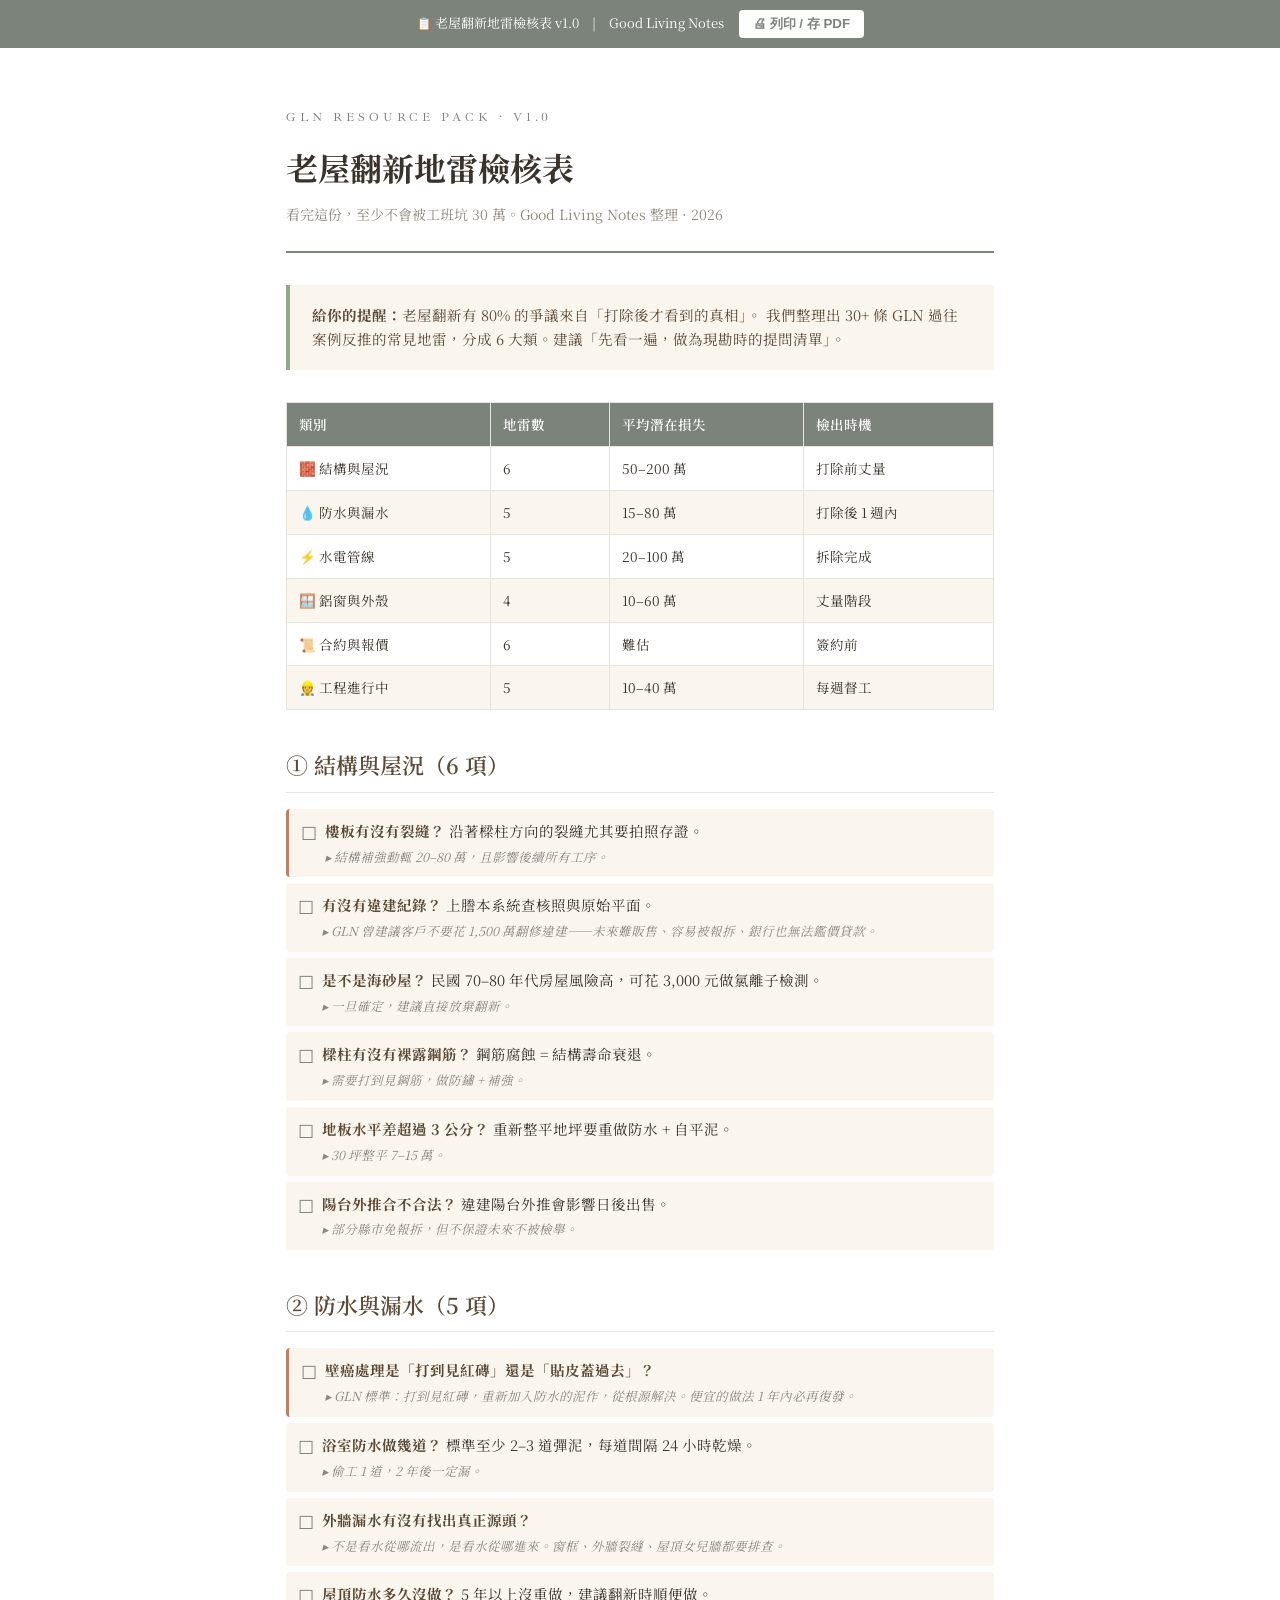
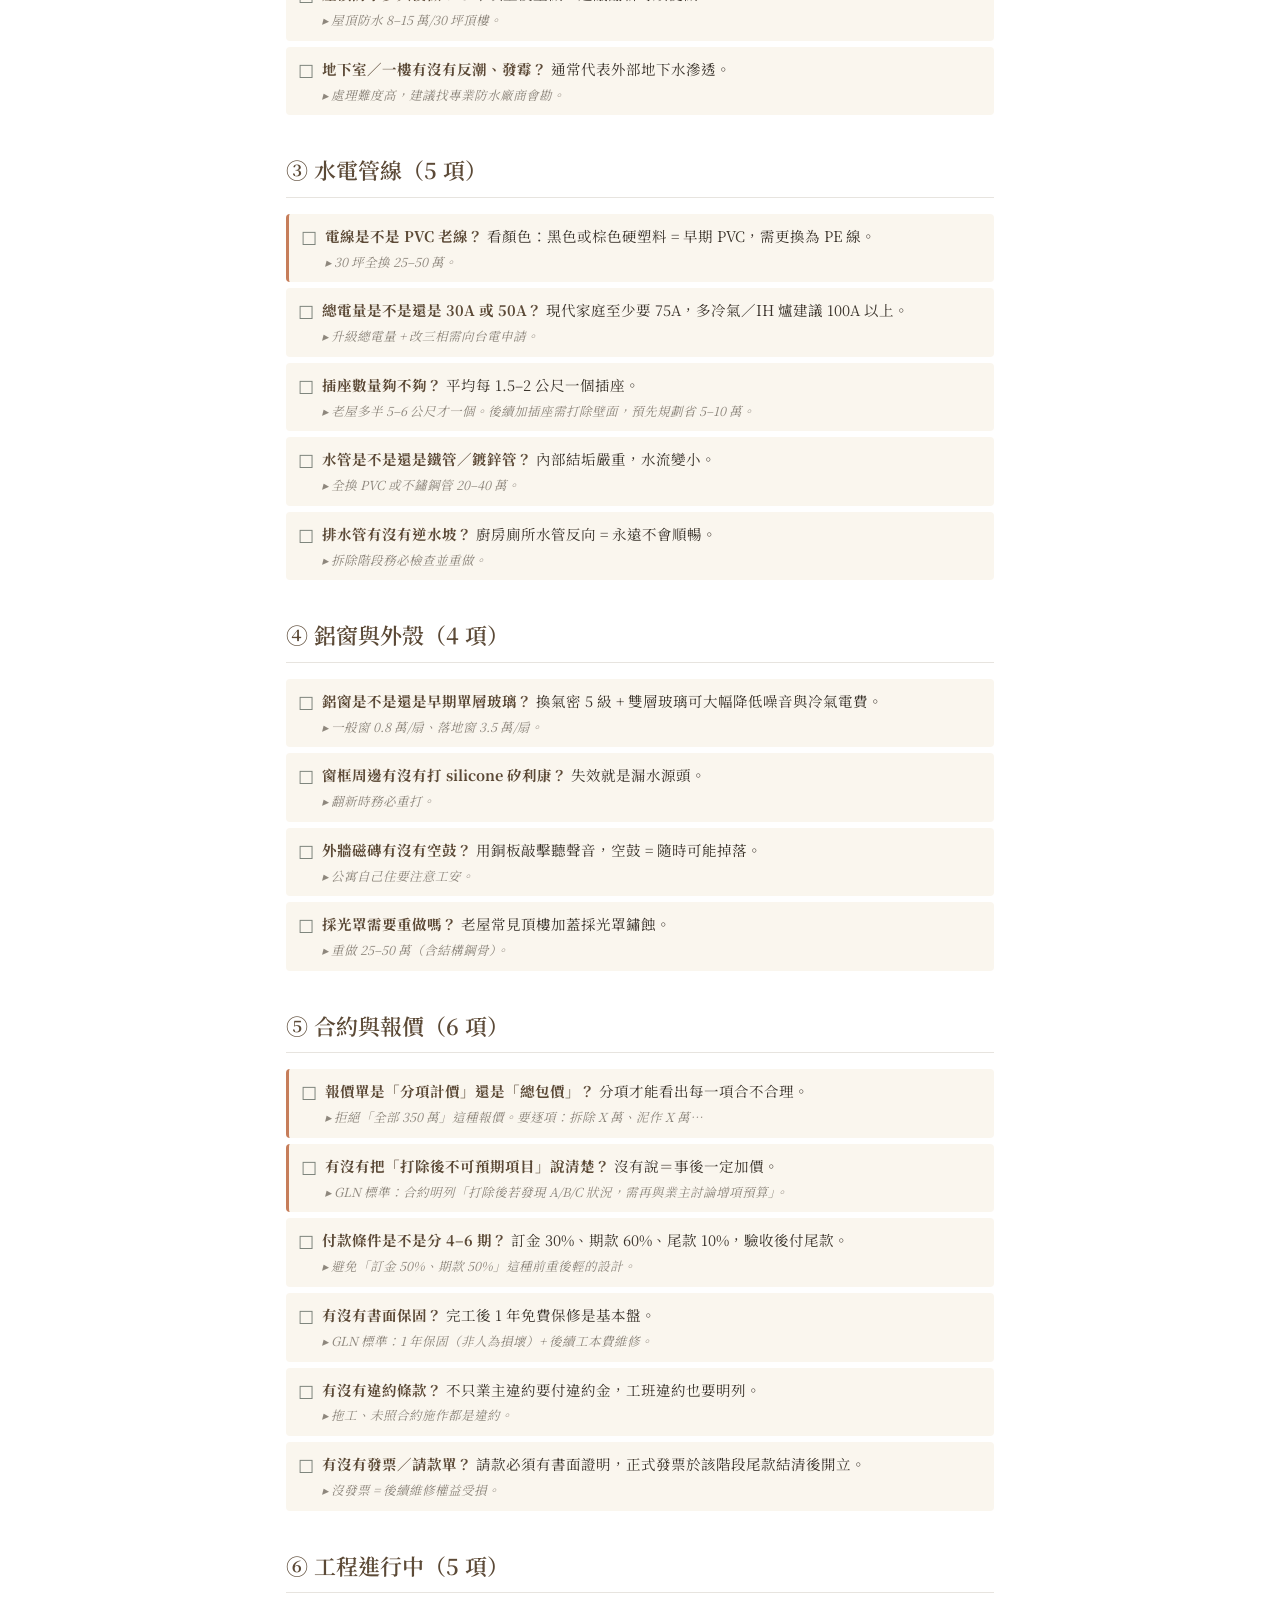
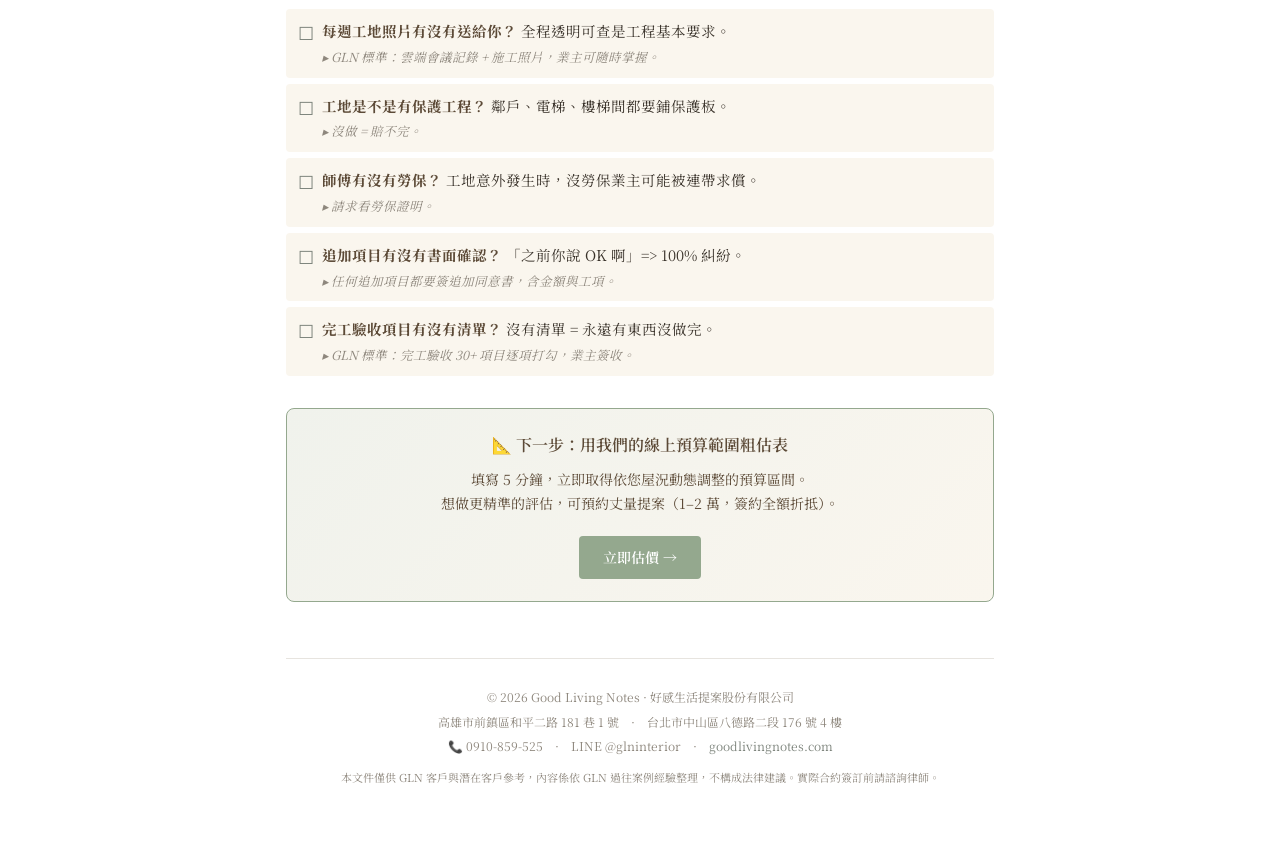
<file: resources/老屋翻新地雷檢核表.html>
<!DOCTYPE html>
<html lang="zh-Hant">
<head>
<meta charset="UTF-8">
<meta name="viewport" content="width=device-width, initial-scale=1">
<title>老屋翻新地雷檢核表 | Good Living Notes</title>
<link href="https://fonts.googleapis.com/css2?family=Noto+Serif+TC:wght@400;500;600;700&family=Ibarra+Real+Nova:wght@400;500;600&display=swap" rel="stylesheet">
<style>
  :root {
    --olive: #7C837B;
    --taupe: #8E877D;
    --cream: #FAF6EE;
    --mist:  #E7E4DF;
    --dark:  #3A332B;
    --brown: #5C4A37;
    --warn:  #C67D5A;
    --sage:  #94A88E;
  }
  * { box-sizing: border-box; margin: 0; padding: 0; }
  body {
    font-family: 'Noto Serif TC', serif;
    color: var(--dark);
    background: #fff;
    line-height: 1.7;
    padding: 0;
  }
  .doc {
    max-width: 820px;
    margin: 0 auto;
    padding: 60px 56px;
    background: #fff;
  }
  .doc-header {
    padding-bottom: 24px;
    border-bottom: 2px solid var(--olive);
    margin-bottom: 32px;
  }
  .doc-eyebrow {
    font-family: 'Ibarra Real Nova', serif;
    font-size: 12px;
    letter-spacing: 4px;
    color: var(--olive);
    text-transform: uppercase;
    margin-bottom: 12px;
  }
  .doc-title {
    font-family: 'Noto Serif TC', serif;
    font-size: 32px;
    font-weight: 700;
    color: var(--dark);
    margin-bottom: 8px;
  }
  .doc-sub {
    font-size: 14px;
    color: var(--taupe);
  }
  .doc-intro {
    background: var(--cream);
    border-left: 4px solid var(--sage);
    padding: 18px 22px;
    margin: 24px 0 32px;
    font-size: 14.5px;
    color: var(--brown);
  }
  h2 {
    font-family: 'Noto Serif TC', serif;
    font-size: 22px;
    font-weight: 600;
    color: var(--brown);
    margin: 36px 0 16px;
    padding-bottom: 8px;
    border-bottom: 1px solid var(--mist);
  }
  h3 {
    font-size: 16px;
    font-weight: 600;
    color: var(--dark);
    margin: 22px 0 10px;
  }
  .check-list {
    list-style: none;
    padding: 0;
    margin: 12px 0 20px;
  }
  .check-list li {
    padding: 10px 14px 10px 36px;
    margin: 6px 0;
    background: var(--cream);
    border-radius: 4px;
    position: relative;
    font-size: 14.5px;
    line-height: 1.65;
  }
  .check-list li::before {
    content: '☐';
    position: absolute;
    left: 12px;
    top: 9px;
    font-size: 18px;
    color: var(--olive);
  }
  .check-list li b { color: var(--brown); }
  .check-list li .meta {
    display: block;
    font-size: 12.5px;
    color: var(--taupe);
    margin-top: 4px;
    font-style: italic;
  }
  .danger {
    border-left: 3px solid var(--warn);
    padding-left: 16px;
    background: #F8EFE5;
  }
  .doc-footer {
    margin-top: 56px;
    padding-top: 24px;
    border-top: 1px solid var(--mist);
    text-align: center;
    font-size: 12px;
    color: var(--taupe);
  }
  .doc-footer p { margin: 4px 0; }
  .doc-footer a {
    color: var(--olive);
    text-decoration: none;
  }
  .cta-box {
    background: linear-gradient(135deg, #F0F2EC 0%, var(--cream) 100%);
    border: 1px solid var(--sage);
    border-radius: 8px;
    padding: 22px;
    margin: 32px 0;
    text-align: center;
  }
  .cta-box h3 { color: var(--brown); margin-top: 0; }
  .cta-box p { font-size: 14px; color: var(--brown); margin: 8px 0; }
  .cta-btn {
    display: inline-block;
    margin-top: 12px;
    padding: 10px 24px;
    background: var(--sage);
    color: #fff !important;
    text-decoration: none;
    border-radius: 4px;
    font-weight: 600;
    font-size: 14px;
  }
  .summary-table {
    width: 100%;
    border-collapse: collapse;
    margin: 16px 0;
    font-size: 13.5px;
  }
  .summary-table th,
  .summary-table td {
    padding: 10px 12px;
    border: 1px solid var(--mist);
    text-align: left;
  }
  .summary-table th {
    background: var(--olive);
    color: #fff;
    font-weight: 600;
  }
  .summary-table tr:nth-child(even) td { background: var(--cream); }

  /* 列印優化 */
  @media print {
    @page { size: A4; margin: 18mm 15mm; }
    body { background: #fff; }
    .doc { padding: 0; max-width: 100%; }
    .check-list li { page-break-inside: avoid; }
    h2 { page-break-after: avoid; }
    .cta-box { page-break-inside: avoid; }
    .print-hide { display: none !important; }
  }
  .print-bar {
    background: var(--olive);
    color: #fff;
    padding: 10px;
    text-align: center;
    font-size: 13px;
  }
  .print-bar button {
    margin-left: 12px;
    padding: 5px 14px;
    background: #fff;
    color: var(--olive);
    border: none;
    border-radius: 4px;
    cursor: pointer;
    font-weight: 600;
  }
</style>
</head>
<body>
<div class="print-bar print-hide">
  📋 老屋翻新地雷檢核表 v1.0　|　Good Living Notes
  <button onclick="window.print()">🖨 列印 / 存 PDF</button>
</div>

<div class="doc">
  <header class="doc-header">
    <p class="doc-eyebrow">GLN RESOURCE PACK · v1.0</p>
    <h1 class="doc-title">老屋翻新地雷檢核表</h1>
    <p class="doc-sub">看完這份，至少不會被工班坑 30 萬。Good Living Notes 整理 · 2026</p>
  </header>

  <div class="doc-intro">
    <strong>給你的提醒：</strong>老屋翻新有 80% 的爭議來自「打除後才看到的真相」。
    我們整理出 30+ 條 GLN 過往案例反推的常見地雷，分成 6 大類。建議「先看一遍，做為現勘時的提問清單」。
  </div>

  <table class="summary-table">
    <thead>
      <tr><th>類別</th><th>地雷數</th><th>平均潛在損失</th><th>檢出時機</th></tr>
    </thead>
    <tbody>
      <tr><td>🧱 結構與屋況</td><td>6</td><td>50–200 萬</td><td>打除前丈量</td></tr>
      <tr><td>💧 防水與漏水</td><td>5</td><td>15–80 萬</td><td>打除後 1 週內</td></tr>
      <tr><td>⚡ 水電管線</td><td>5</td><td>20–100 萬</td><td>拆除完成</td></tr>
      <tr><td>🪟 鋁窗與外殼</td><td>4</td><td>10–60 萬</td><td>丈量階段</td></tr>
      <tr><td>📜 合約與報價</td><td>6</td><td>難估</td><td>簽約前</td></tr>
      <tr><td>👷 工程進行中</td><td>5</td><td>10–40 萬</td><td>每週督工</td></tr>
    </tbody>
  </table>

  <h2>① 結構與屋況（6 項）</h2>
  <ul class="check-list">
    <li class="danger"><b>樓板有沒有裂縫？</b> 沿著樑柱方向的裂縫尤其要拍照存證。<span class="meta">▸ 結構補強動輒 20–80 萬，且影響後續所有工序。</span></li>
    <li><b>有沒有違建紀錄？</b> 上謄本系統查核照與原始平面。<span class="meta">▸ GLN 曾建議客戶不要花 1,500 萬翻修違建——未來難販售、容易被報拆、銀行也無法鑑價貸款。</span></li>
    <li><b>是不是海砂屋？</b> 民國 70–80 年代房屋風險高，可花 3,000 元做氯離子檢測。<span class="meta">▸ 一旦確定，建議直接放棄翻新。</span></li>
    <li><b>樑柱有沒有裸露鋼筋？</b> 鋼筋腐蝕 = 結構壽命衰退。<span class="meta">▸ 需要打到見鋼筋，做防鏽 + 補強。</span></li>
    <li><b>地板水平差超過 3 公分？</b> 重新整平地坪要重做防水 + 自平泥。<span class="meta">▸ 30 坪整平 7–15 萬。</span></li>
    <li><b>陽台外推合不合法？</b> 違建陽台外推會影響日後出售。<span class="meta">▸ 部分縣市免報拆，但不保證未來不被檢舉。</span></li>
  </ul>

  <h2>② 防水與漏水（5 項）</h2>
  <ul class="check-list">
    <li class="danger"><b>壁癌處理是「打到見紅磚」還是「貼皮蓋過去」？</b><span class="meta">▸ GLN 標準：打到見紅磚，重新加入防水的泥作，從根源解決。便宜的做法 1 年內必再復發。</span></li>
    <li><b>浴室防水做幾道？</b> 標準至少 2–3 道彈泥，每道間隔 24 小時乾燥。<span class="meta">▸ 偷工 1 道，2 年後一定漏。</span></li>
    <li><b>外牆漏水有沒有找出真正源頭？</b><span class="meta">▸ 不是看水從哪流出，是看水從哪進來。窗框、外牆裂縫、屋頂女兒牆都要排查。</span></li>
    <li><b>屋頂防水多久沒做？</b> 5 年以上沒重做，建議翻新時順便做。<span class="meta">▸ 屋頂防水 8–15 萬/30 坪頂樓。</span></li>
    <li><b>地下室／一樓有沒有反潮、發霉？</b> 通常代表外部地下水滲透。<span class="meta">▸ 處理難度高，建議找專業防水廠商會勘。</span></li>
  </ul>

  <h2>③ 水電管線（5 項）</h2>
  <ul class="check-list">
    <li class="danger"><b>電線是不是 PVC 老線？</b> 看顏色：黑色或棕色硬塑料 = 早期 PVC，需更換為 PE 線。<span class="meta">▸ 30 坪全換 25–50 萬。</span></li>
    <li><b>總電量是不是還是 30A 或 50A？</b> 現代家庭至少要 75A，多冷氣／IH 爐建議 100A 以上。<span class="meta">▸ 升級總電量 + 改三相需向台電申請。</span></li>
    <li><b>插座數量夠不夠？</b> 平均每 1.5–2 公尺一個插座。<span class="meta">▸ 老屋多半 5–6 公尺才一個。後續加插座需打除壁面，預先規劃省 5–10 萬。</span></li>
    <li><b>水管是不是還是鐵管／鍍鋅管？</b> 內部結垢嚴重，水流變小。<span class="meta">▸ 全換 PVC 或不鏽鋼管 20–40 萬。</span></li>
    <li><b>排水管有沒有逆水坡？</b> 廚房廁所水管反向 = 永遠不會順暢。<span class="meta">▸ 拆除階段務必檢查並重做。</span></li>
  </ul>

  <h2>④ 鋁窗與外殼（4 項）</h2>
  <ul class="check-list">
    <li><b>鋁窗是不是還是早期單層玻璃？</b> 換氣密 5 級 + 雙層玻璃可大幅降低噪音與冷氣電費。<span class="meta">▸ 一般窗 0.8 萬/扇、落地窗 3.5 萬/扇。</span></li>
    <li><b>窗框周邊有沒有打 silicone 矽利康？</b> 失效就是漏水源頭。<span class="meta">▸ 翻新時務必重打。</span></li>
    <li><b>外牆磁磚有沒有空鼓？</b> 用銅板敲擊聽聲音，空鼓 = 隨時可能掉落。<span class="meta">▸ 公寓自己住要注意工安。</span></li>
    <li><b>採光罩需要重做嗎？</b> 老屋常見頂樓加蓋採光罩鏽蝕。<span class="meta">▸ 重做 25–50 萬（含結構鋼骨）。</span></li>
  </ul>

  <h2>⑤ 合約與報價（6 項）</h2>
  <ul class="check-list">
    <li class="danger"><b>報價單是「分項計價」還是「總包價」？</b> 分項才能看出每一項合不合理。<span class="meta">▸ 拒絕「全部 350 萬」這種報價。要逐項：拆除 X 萬、泥作 X 萬⋯</span></li>
    <li class="danger"><b>有沒有把「打除後不可預期項目」說清楚？</b> 沒有說＝事後一定加價。<span class="meta">▸ GLN 標準：合約明列「打除後若發現 A/B/C 狀況，需再與業主討論增項預算」。</span></li>
    <li><b>付款條件是不是分 4–6 期？</b> 訂金 30%、期款 60%、尾款 10%，驗收後付尾款。<span class="meta">▸ 避免「訂金 50%、期款 50%」這種前重後輕的設計。</span></li>
    <li><b>有沒有書面保固？</b> 完工後 1 年免費保修是基本盤。<span class="meta">▸ GLN 標準：1 年保固（非人為損壞）+ 後續工本費維修。</span></li>
    <li><b>有沒有違約條款？</b> 不只業主違約要付違約金，工班違約也要明列。<span class="meta">▸ 拖工、未照合約施作都是違約。</span></li>
    <li><b>有沒有發票／請款單？</b> 請款必須有書面證明，正式發票於該階段尾款結清後開立。<span class="meta">▸ 沒發票 = 後續維修權益受損。</span></li>
  </ul>

  <h2>⑥ 工程進行中（5 項）</h2>
  <ul class="check-list">
    <li><b>每週工地照片有沒有送給你？</b> 全程透明可查是工程基本要求。<span class="meta">▸ GLN 標準：雲端會議記錄 + 施工照片，業主可隨時掌握。</span></li>
    <li><b>工地是不是有保護工程？</b> 鄰戶、電梯、樓梯間都要鋪保護板。<span class="meta">▸ 沒做 = 賠不完。</span></li>
    <li><b>師傅有沒有勞保？</b> 工地意外發生時，沒勞保業主可能被連帶求償。<span class="meta">▸ 請求看勞保證明。</span></li>
    <li><b>追加項目有沒有書面確認？</b> 「之前你說 OK 啊」=> 100% 糾紛。<span class="meta">▸ 任何追加項目都要簽追加同意書，含金額與工項。</span></li>
    <li><b>完工驗收項目有沒有清單？</b> 沒有清單 = 永遠有東西沒做完。<span class="meta">▸ GLN 標準：完工驗收 30+ 項目逐項打勾，業主簽收。</span></li>
  </ul>

  <div class="cta-box">
    <h3>📐 下一步：用我們的線上預算範圍粗估表</h3>
    <p>填寫 5 分鐘，立即取得依您屋況動態調整的預算區間。<br>
       想做更精準的評估，可預約丈量提案（1–2 萬，簽約全額折抵）。</p>
    <a href="../index.html#mode-full" class="cta-btn">立即估價 →</a>
  </div>

  <footer class="doc-footer">
    <p>© 2026 Good Living Notes · 好感生活提案股份有限公司</p>
    <p>高雄市前鎮區和平二路 181 巷 1 號　·　台北市中山區八德路二段 176 號 4 樓</p>
    <p>📞 0910-859-525　·　LINE @glninterior　·　<a href="https://goodlivingnotes.com">goodlivingnotes.com</a></p>
    <p style="margin-top:12px; font-size:11px;">本文件僅供 GLN 客戶與潛在客戶參考，內容係依 GLN 過往案例經驗整理，不構成法律建議。實際合約簽訂前請諮詢律師。</p>
  </footer>
</div>
</body>
</html>
</file>
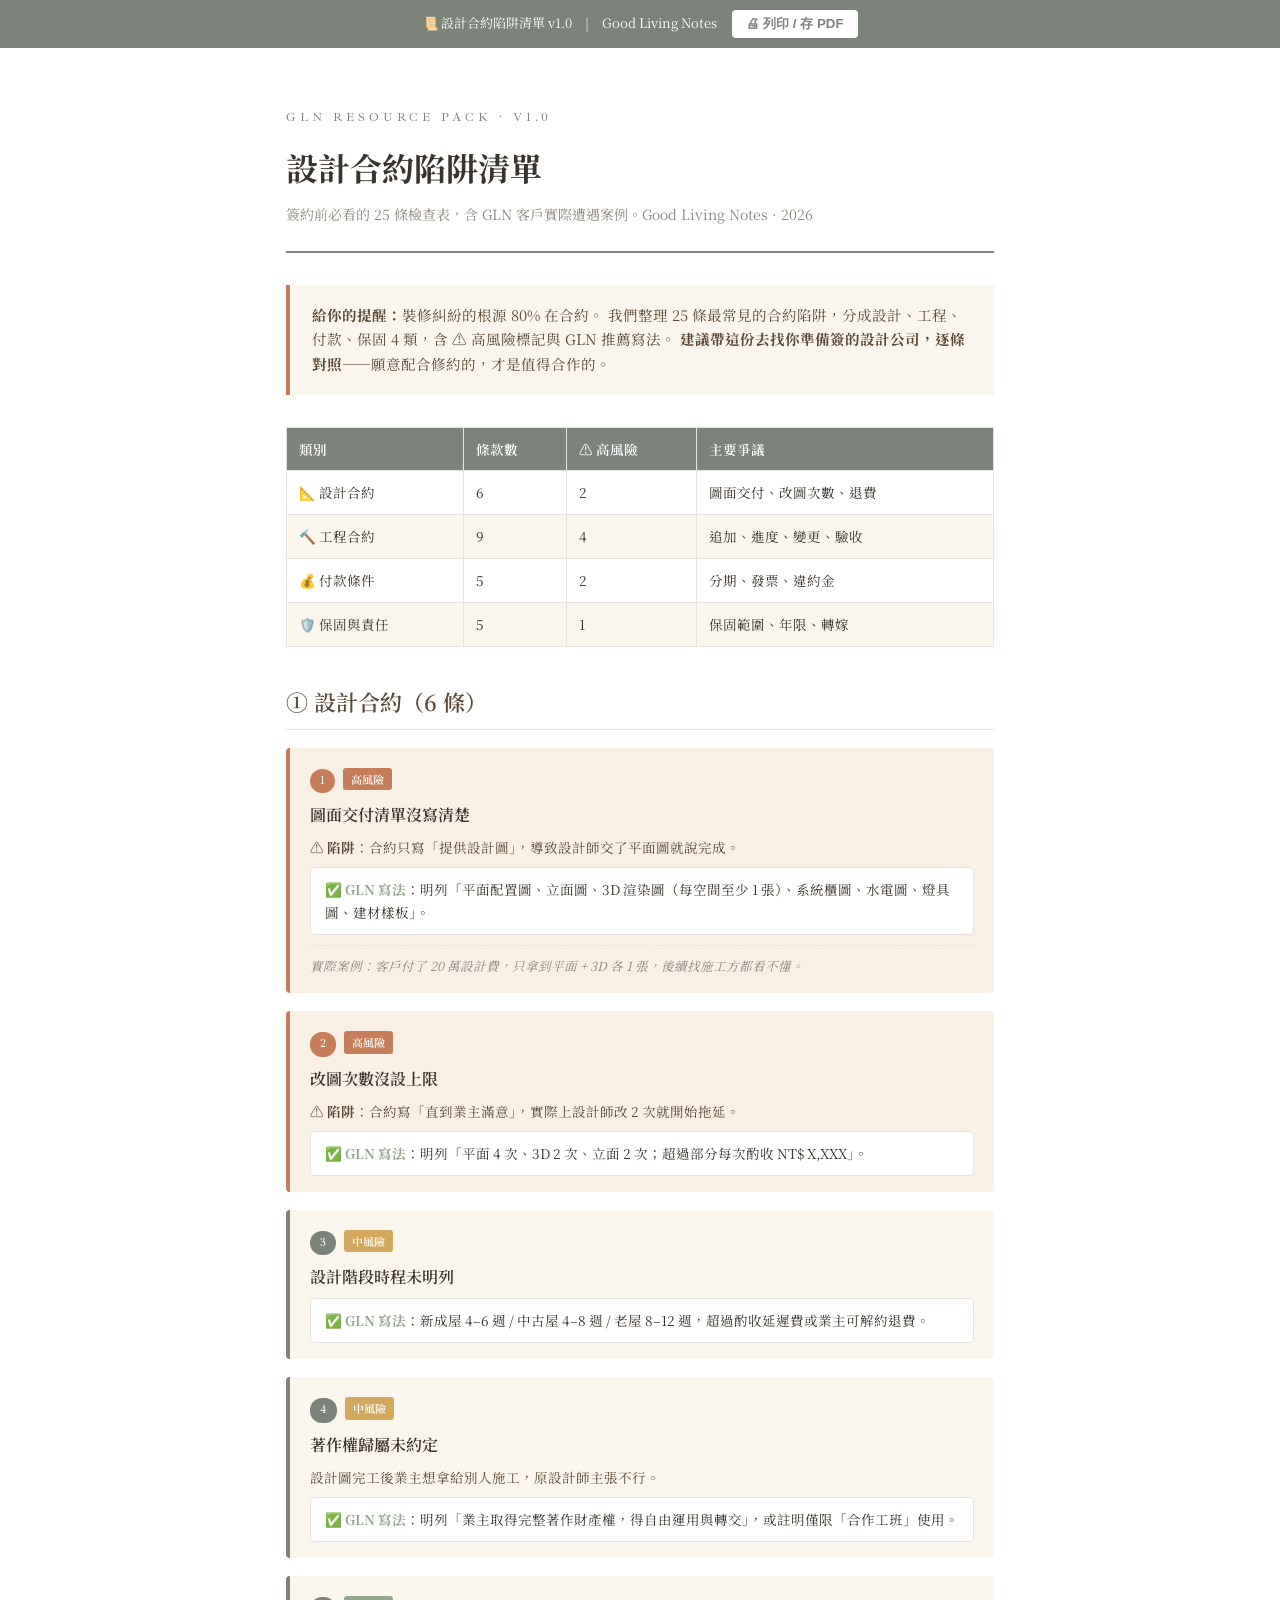
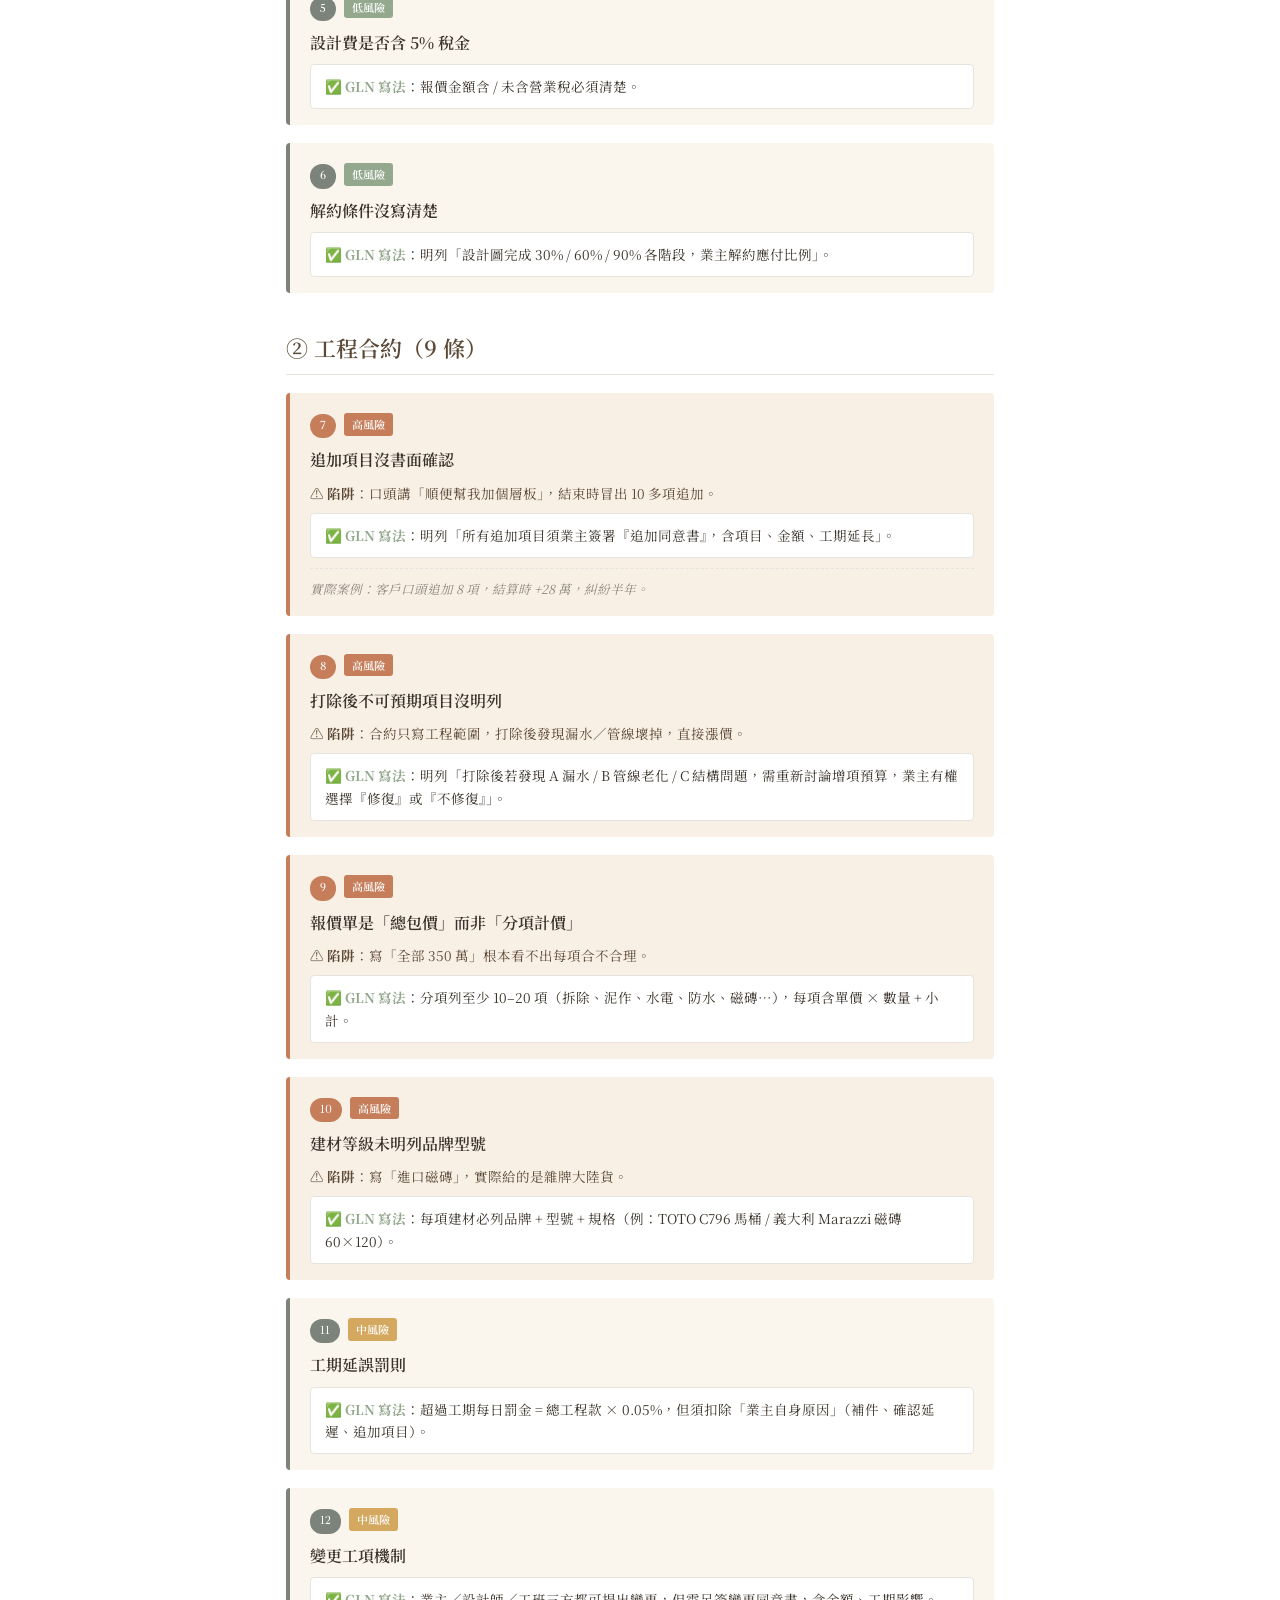
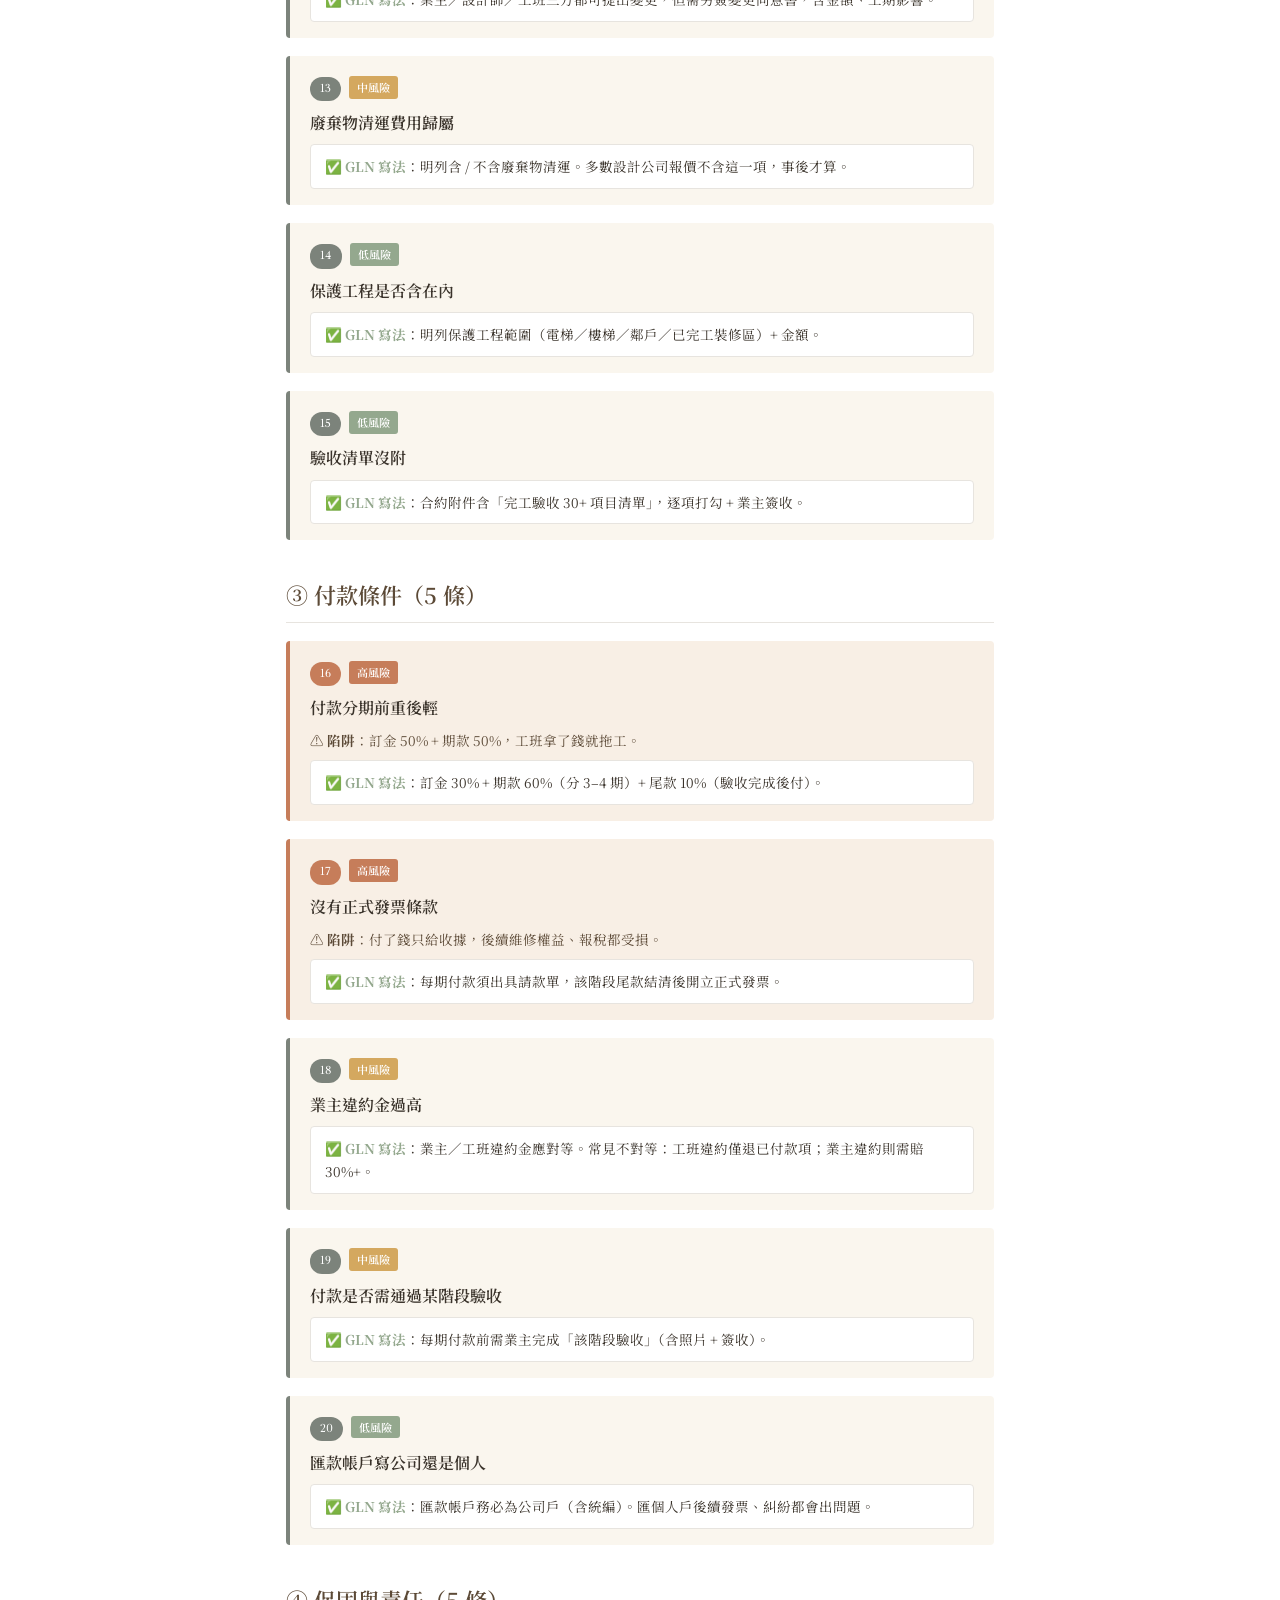
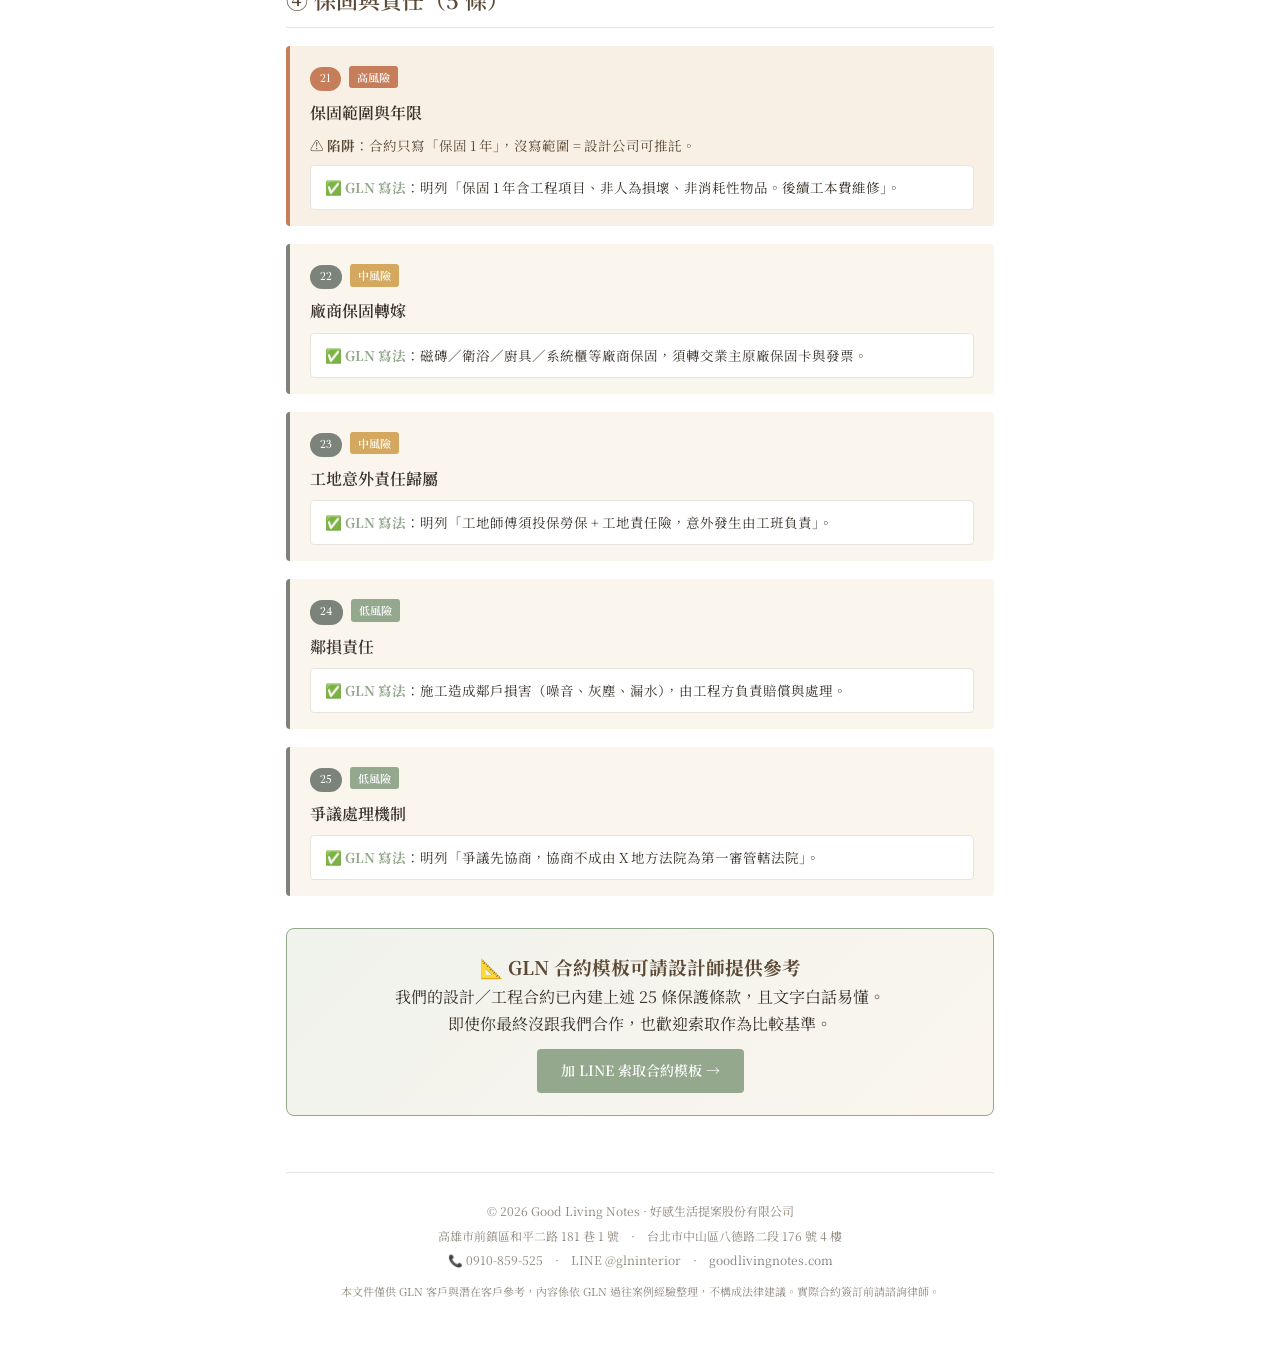
<file: resources/設計合約陷阱清單.html>
<!DOCTYPE html>
<html lang="zh-Hant">
<head>
<meta charset="UTF-8">
<meta name="viewport" content="width=device-width, initial-scale=1">
<title>設計合約陷阱清單 | Good Living Notes</title>
<link href="https://fonts.googleapis.com/css2?family=Noto+Serif+TC:wght@400;500;600;700&family=Ibarra+Real+Nova:wght@400;500;600&display=swap" rel="stylesheet">
<style>
  :root {
    --olive: #7C837B;
    --taupe: #8E877D;
    --cream: #FAF6EE;
    --mist:  #E7E4DF;
    --dark:  #3A332B;
    --brown: #5C4A37;
    --warn:  #C67D5A;
    --sage:  #94A88E;
    --rose:  #C9A4A0;
  }
  * { box-sizing: border-box; margin: 0; padding: 0; }
  body {
    font-family: 'Noto Serif TC', serif;
    color: var(--dark);
    background: #fff;
    line-height: 1.7;
  }
  .doc { max-width: 820px; margin: 0 auto; padding: 60px 56px; background: #fff; }
  .doc-header { padding-bottom: 24px; border-bottom: 2px solid var(--olive); margin-bottom: 32px; }
  .doc-eyebrow { font-family: 'Ibarra Real Nova', serif; font-size: 12px; letter-spacing: 4px; color: var(--olive); text-transform: uppercase; margin-bottom: 12px; }
  .doc-title { font-size: 32px; font-weight: 700; color: var(--dark); margin-bottom: 8px; }
  .doc-sub { font-size: 14px; color: var(--taupe); }
  .doc-intro {
    background: var(--cream);
    border-left: 4px solid var(--warn);
    padding: 18px 22px;
    margin: 24px 0 32px;
    font-size: 14.5px;
    color: var(--brown);
  }
  h2 { font-size: 22px; font-weight: 600; color: var(--brown); margin: 36px 0 16px; padding-bottom: 8px; border-bottom: 1px solid var(--mist); }
  .clause {
    margin: 18px 0;
    padding: 16px 20px;
    background: var(--cream);
    border-left: 4px solid var(--olive);
    border-radius: 4px;
  }
  .clause-num {
    display: inline-block;
    background: var(--olive);
    color: #fff;
    padding: 2px 10px;
    border-radius: 12px;
    font-family: 'Ibarra Real Nova', serif;
    font-size: 12px;
    margin-bottom: 8px;
  }
  .clause.high .clause-num { background: var(--warn); }
  .clause.high { border-left-color: var(--warn); background: #F8EFE5; }
  .clause-title {
    font-size: 16px;
    font-weight: 600;
    color: var(--dark);
    margin-bottom: 8px;
  }
  .clause-trap {
    font-size: 13.5px;
    color: var(--brown);
    margin-bottom: 8px;
  }
  .clause-fix {
    font-size: 13.5px;
    color: var(--dark);
    background: #fff;
    padding: 10px 14px;
    border-radius: 4px;
    border: 1px solid var(--mist);
  }
  .clause-fix b { color: var(--sage); }
  .clause-case {
    font-size: 12.5px;
    font-style: italic;
    color: var(--taupe);
    margin-top: 10px;
    padding-top: 10px;
    border-top: 1px dashed var(--mist);
  }
  .risk-label {
    display: inline-block;
    padding: 2px 8px;
    border-radius: 3px;
    font-size: 11px;
    font-weight: 600;
    margin-left: 8px;
    color: #fff;
  }
  .risk-high { background: var(--warn); }
  .risk-mid  { background: #D4A85F; }
  .risk-low  { background: var(--sage); }

  .summary-table { width: 100%; border-collapse: collapse; margin: 16px 0; font-size: 13.5px; }
  .summary-table th, .summary-table td { padding: 10px 12px; border: 1px solid var(--mist); text-align: left; }
  .summary-table th { background: var(--olive); color: #fff; font-weight: 600; }
  .summary-table tr:nth-child(even) td { background: var(--cream); }

  .cta-box {
    background: linear-gradient(135deg, #F0F2EC 0%, var(--cream) 100%);
    border: 1px solid var(--sage);
    border-radius: 8px;
    padding: 22px;
    margin: 32px 0;
    text-align: center;
  }
  .cta-box h3 { color: var(--brown); margin-top: 0; }
  .cta-btn {
    display: inline-block;
    margin-top: 12px;
    padding: 10px 24px;
    background: var(--sage);
    color: #fff !important;
    text-decoration: none;
    border-radius: 4px;
    font-weight: 600;
    font-size: 14px;
  }
  .doc-footer { margin-top: 56px; padding-top: 24px; border-top: 1px solid var(--mist); text-align: center; font-size: 12px; color: var(--taupe); }
  .doc-footer p { margin: 4px 0; }
  .doc-footer a { color: var(--olive); text-decoration: none; }

  @media print {
    @page { size: A4; margin: 18mm 15mm; }
    body { background: #fff; }
    .doc { padding: 0; max-width: 100%; }
    .clause { page-break-inside: avoid; }
    h2 { page-break-after: avoid; }
    .cta-box { page-break-inside: avoid; }
    .print-hide { display: none !important; }
  }
  .print-bar { background: var(--olive); color: #fff; padding: 10px; text-align: center; font-size: 13px; }
  .print-bar button { margin-left: 12px; padding: 5px 14px; background: #fff; color: var(--olive); border: none; border-radius: 4px; cursor: pointer; font-weight: 600; }
</style>
</head>
<body>
<div class="print-bar print-hide">
  📜 設計合約陷阱清單 v1.0　|　Good Living Notes
  <button onclick="window.print()">🖨 列印 / 存 PDF</button>
</div>

<div class="doc">
  <header class="doc-header">
    <p class="doc-eyebrow">GLN RESOURCE PACK · v1.0</p>
    <h1 class="doc-title">設計合約陷阱清單</h1>
    <p class="doc-sub">簽約前必看的 25 條檢查表，含 GLN 客戶實際遭遇案例。Good Living Notes · 2026</p>
  </header>

  <div class="doc-intro">
    <strong>給你的提醒：</strong>裝修糾紛的根源 80% 在合約。
    我們整理 25 條最常見的合約陷阱，分成設計、工程、付款、保固 4 類，含 ⚠️ 高風險標記與 GLN 推薦寫法。
    <strong>建議帶這份去找你準備簽的設計公司，逐條對照</strong>——願意配合修約的，才是值得合作的。
  </div>

  <table class="summary-table">
    <thead>
      <tr><th>類別</th><th>條款數</th><th>⚠️ 高風險</th><th>主要爭議</th></tr>
    </thead>
    <tbody>
      <tr><td>📐 設計合約</td><td>6</td><td>2</td><td>圖面交付、改圖次數、退費</td></tr>
      <tr><td>🔨 工程合約</td><td>9</td><td>4</td><td>追加、進度、變更、驗收</td></tr>
      <tr><td>💰 付款條件</td><td>5</td><td>2</td><td>分期、發票、違約金</td></tr>
      <tr><td>🛡️ 保固與責任</td><td>5</td><td>1</td><td>保固範圍、年限、轉嫁</td></tr>
    </tbody>
  </table>

  <h2>① 設計合約（6 條）</h2>

  <div class="clause high">
    <span class="clause-num">1</span><span class="risk-label risk-high">高風險</span>
    <div class="clause-title">圖面交付清單沒寫清楚</div>
    <div class="clause-trap">⚠️ <b>陷阱</b>：合約只寫「提供設計圖」，導致設計師交了平面圖就說完成。</div>
    <div class="clause-fix">✅ <b>GLN 寫法</b>：明列「平面配置圖、立面圖、3D 渲染圖（每空間至少 1 張）、系統櫃圖、水電圖、燈具圖、建材樣板」。</div>
    <div class="clause-case">實際案例：客戶付了 20 萬設計費，只拿到平面 + 3D 各 1 張，後續找施工方都看不懂。</div>
  </div>

  <div class="clause high">
    <span class="clause-num">2</span><span class="risk-label risk-high">高風險</span>
    <div class="clause-title">改圖次數沒設上限</div>
    <div class="clause-trap">⚠️ <b>陷阱</b>：合約寫「直到業主滿意」，實際上設計師改 2 次就開始拖延。</div>
    <div class="clause-fix">✅ <b>GLN 寫法</b>：明列「平面 4 次、3D 2 次、立面 2 次；超過部分每次酌收 NT$ X,XXX」。</div>
  </div>

  <div class="clause">
    <span class="clause-num">3</span><span class="risk-label risk-mid">中風險</span>
    <div class="clause-title">設計階段時程未明列</div>
    <div class="clause-fix">✅ <b>GLN 寫法</b>：新成屋 4–6 週 / 中古屋 4–8 週 / 老屋 8–12 週，超過酌收延遲費或業主可解約退費。</div>
  </div>

  <div class="clause">
    <span class="clause-num">4</span><span class="risk-label risk-mid">中風險</span>
    <div class="clause-title">著作權歸屬未約定</div>
    <div class="clause-trap">設計圖完工後業主想拿給別人施工，原設計師主張不行。</div>
    <div class="clause-fix">✅ <b>GLN 寫法</b>：明列「業主取得完整著作財產權，得自由運用與轉交」，或註明僅限「合作工班」使用。</div>
  </div>

  <div class="clause">
    <span class="clause-num">5</span><span class="risk-label risk-low">低風險</span>
    <div class="clause-title">設計費是否含 5% 稅金</div>
    <div class="clause-fix">✅ <b>GLN 寫法</b>：報價金額含 / 未含營業稅必須清楚。</div>
  </div>

  <div class="clause">
    <span class="clause-num">6</span><span class="risk-label risk-low">低風險</span>
    <div class="clause-title">解約條件沒寫清楚</div>
    <div class="clause-fix">✅ <b>GLN 寫法</b>：明列「設計圖完成 30% / 60% / 90% 各階段，業主解約應付比例」。</div>
  </div>

  <h2>② 工程合約（9 條）</h2>

  <div class="clause high">
    <span class="clause-num">7</span><span class="risk-label risk-high">高風險</span>
    <div class="clause-title">追加項目沒書面確認</div>
    <div class="clause-trap">⚠️ <b>陷阱</b>：口頭講「順便幫我加個層板」，結束時冒出 10 多項追加。</div>
    <div class="clause-fix">✅ <b>GLN 寫法</b>：明列「所有追加項目須業主簽署『追加同意書』，含項目、金額、工期延長」。</div>
    <div class="clause-case">實際案例：客戶口頭追加 8 項，結算時 +28 萬，糾紛半年。</div>
  </div>

  <div class="clause high">
    <span class="clause-num">8</span><span class="risk-label risk-high">高風險</span>
    <div class="clause-title">打除後不可預期項目沒明列</div>
    <div class="clause-trap">⚠️ <b>陷阱</b>：合約只寫工程範圍，打除後發現漏水／管線壞掉，直接漲價。</div>
    <div class="clause-fix">✅ <b>GLN 寫法</b>：明列「打除後若發現 A 漏水 / B 管線老化 / C 結構問題，需重新討論增項預算，業主有權選擇『修復』或『不修復』」。</div>
  </div>

  <div class="clause high">
    <span class="clause-num">9</span><span class="risk-label risk-high">高風險</span>
    <div class="clause-title">報價單是「總包價」而非「分項計價」</div>
    <div class="clause-trap">⚠️ <b>陷阱</b>：寫「全部 350 萬」根本看不出每項合不合理。</div>
    <div class="clause-fix">✅ <b>GLN 寫法</b>：分項列至少 10–20 項（拆除、泥作、水電、防水、磁磚⋯），每項含單價 × 數量 + 小計。</div>
  </div>

  <div class="clause high">
    <span class="clause-num">10</span><span class="risk-label risk-high">高風險</span>
    <div class="clause-title">建材等級未明列品牌型號</div>
    <div class="clause-trap">⚠️ <b>陷阱</b>：寫「進口磁磚」，實際給的是雜牌大陸貨。</div>
    <div class="clause-fix">✅ <b>GLN 寫法</b>：每項建材必列品牌 + 型號 + 規格（例：TOTO C796 馬桶 / 義大利 Marazzi 磁磚 60×120）。</div>
  </div>

  <div class="clause">
    <span class="clause-num">11</span><span class="risk-label risk-mid">中風險</span>
    <div class="clause-title">工期延誤罰則</div>
    <div class="clause-fix">✅ <b>GLN 寫法</b>：超過工期每日罰金 = 總工程款 × 0.05%，但須扣除「業主自身原因」（補件、確認延遲、追加項目）。</div>
  </div>

  <div class="clause">
    <span class="clause-num">12</span><span class="risk-label risk-mid">中風險</span>
    <div class="clause-title">變更工項機制</div>
    <div class="clause-fix">✅ <b>GLN 寫法</b>：業主／設計師／工班三方都可提出變更，但需另簽變更同意書，含金額、工期影響。</div>
  </div>

  <div class="clause">
    <span class="clause-num">13</span><span class="risk-label risk-mid">中風險</span>
    <div class="clause-title">廢棄物清運費用歸屬</div>
    <div class="clause-fix">✅ <b>GLN 寫法</b>：明列含 / 不含廢棄物清運。多數設計公司報價不含這一項，事後才算。</div>
  </div>

  <div class="clause">
    <span class="clause-num">14</span><span class="risk-label risk-low">低風險</span>
    <div class="clause-title">保護工程是否含在內</div>
    <div class="clause-fix">✅ <b>GLN 寫法</b>：明列保護工程範圍（電梯／樓梯／鄰戶／已完工裝修區）+ 金額。</div>
  </div>

  <div class="clause">
    <span class="clause-num">15</span><span class="risk-label risk-low">低風險</span>
    <div class="clause-title">驗收清單沒附</div>
    <div class="clause-fix">✅ <b>GLN 寫法</b>：合約附件含「完工驗收 30+ 項目清單」，逐項打勾 + 業主簽收。</div>
  </div>

  <h2>③ 付款條件（5 條）</h2>

  <div class="clause high">
    <span class="clause-num">16</span><span class="risk-label risk-high">高風險</span>
    <div class="clause-title">付款分期前重後輕</div>
    <div class="clause-trap">⚠️ <b>陷阱</b>：訂金 50% + 期款 50%，工班拿了錢就拖工。</div>
    <div class="clause-fix">✅ <b>GLN 寫法</b>：訂金 30% + 期款 60%（分 3–4 期）+ 尾款 10%（驗收完成後付）。</div>
  </div>

  <div class="clause high">
    <span class="clause-num">17</span><span class="risk-label risk-high">高風險</span>
    <div class="clause-title">沒有正式發票條款</div>
    <div class="clause-trap">⚠️ <b>陷阱</b>：付了錢只給收據，後續維修權益、報稅都受損。</div>
    <div class="clause-fix">✅ <b>GLN 寫法</b>：每期付款須出具請款單，該階段尾款結清後開立正式發票。</div>
  </div>

  <div class="clause">
    <span class="clause-num">18</span><span class="risk-label risk-mid">中風險</span>
    <div class="clause-title">業主違約金過高</div>
    <div class="clause-fix">✅ <b>GLN 寫法</b>：業主／工班違約金應對等。常見不對等：工班違約僅退已付款項；業主違約則需賠 30%+。</div>
  </div>

  <div class="clause">
    <span class="clause-num">19</span><span class="risk-label risk-mid">中風險</span>
    <div class="clause-title">付款是否需通過某階段驗收</div>
    <div class="clause-fix">✅ <b>GLN 寫法</b>：每期付款前需業主完成「該階段驗收」（含照片 + 簽收）。</div>
  </div>

  <div class="clause">
    <span class="clause-num">20</span><span class="risk-label risk-low">低風險</span>
    <div class="clause-title">匯款帳戶寫公司還是個人</div>
    <div class="clause-fix">✅ <b>GLN 寫法</b>：匯款帳戶務必為公司戶（含統編）。匯個人戶後續發票、糾紛都會出問題。</div>
  </div>

  <h2>④ 保固與責任（5 條）</h2>

  <div class="clause high">
    <span class="clause-num">21</span><span class="risk-label risk-high">高風險</span>
    <div class="clause-title">保固範圍與年限</div>
    <div class="clause-trap">⚠️ <b>陷阱</b>：合約只寫「保固 1 年」，沒寫範圍 = 設計公司可推託。</div>
    <div class="clause-fix">✅ <b>GLN 寫法</b>：明列「保固 1 年含工程項目、非人為損壞、非消耗性物品。後續工本費維修」。</div>
  </div>

  <div class="clause">
    <span class="clause-num">22</span><span class="risk-label risk-mid">中風險</span>
    <div class="clause-title">廠商保固轉嫁</div>
    <div class="clause-fix">✅ <b>GLN 寫法</b>：磁磚／衛浴／廚具／系統櫃等廠商保固，須轉交業主原廠保固卡與發票。</div>
  </div>

  <div class="clause">
    <span class="clause-num">23</span><span class="risk-label risk-mid">中風險</span>
    <div class="clause-title">工地意外責任歸屬</div>
    <div class="clause-fix">✅ <b>GLN 寫法</b>：明列「工地師傅須投保勞保 + 工地責任險，意外發生由工班負責」。</div>
  </div>

  <div class="clause">
    <span class="clause-num">24</span><span class="risk-label risk-low">低風險</span>
    <div class="clause-title">鄰損責任</div>
    <div class="clause-fix">✅ <b>GLN 寫法</b>：施工造成鄰戶損害（噪音、灰塵、漏水），由工程方負責賠償與處理。</div>
  </div>

  <div class="clause">
    <span class="clause-num">25</span><span class="risk-label risk-low">低風險</span>
    <div class="clause-title">爭議處理機制</div>
    <div class="clause-fix">✅ <b>GLN 寫法</b>：明列「爭議先協商，協商不成由 X 地方法院為第一審管轄法院」。</div>
  </div>

  <div class="cta-box">
    <h3>📐 GLN 合約模板可請設計師提供參考</h3>
    <p>我們的設計／工程合約已內建上述 25 條保護條款，且文字白話易懂。<br>
       即使你最終沒跟我們合作，也歡迎索取作為比較基準。</p>
    <a href="https://lin.ee/YXt0syEs" target="_blank" class="cta-btn">加 LINE 索取合約模板 →</a>
  </div>

  <footer class="doc-footer">
    <p>© 2026 Good Living Notes · 好感生活提案股份有限公司</p>
    <p>高雄市前鎮區和平二路 181 巷 1 號　·　台北市中山區八德路二段 176 號 4 樓</p>
    <p>📞 0910-859-525　·　LINE @glninterior　·　<a href="https://goodlivingnotes.com">goodlivingnotes.com</a></p>
    <p style="margin-top:12px; font-size:11px;">本文件僅供 GLN 客戶與潛在客戶參考，內容係依 GLN 過往案例經驗整理，不構成法律建議。實際合約簽訂前請諮詢律師。</p>
  </footer>
</div>
</body>
</html>
</file>
<file: style.css>
/* ═══════════════════════════════════════════════════════
   GLN 線上預算分配系統 — 樣式 v1.0
   VI：Olive Gray #7C837B / Taupe Clay #8E877D / Soft Mist White #E7E4DF
   字體：Noto Serif TC + Ibarra Real Nova
   ═══════════════════════════════════════════════════════ */

:root {
  /* GLN 官方 VI */
  --color-olive: #7C837B;
  --color-olive-dark: #5F6560;
  --color-taupe: #8E877D;
  --color-taupe-dark: #6F6962;
  --color-mist: #E7E4DF;
  --color-mist-light: #F3F1ED;
  --color-cream: #FAF8F4;
  --color-ink: #2E2E2C;
  --color-ink-soft: #5A5852;
  --color-line: #D4CFC6;
  --color-accent: #A87D5A; /* warm clay accent */

  /* Typography */
  --font-serif: 'Noto Serif TC', 'Times New Roman', serif;
  --font-ibarra: 'Ibarra Real Nova', 'Noto Serif TC', serif;

  /* Spacing scale */
  --space-1: 0.5rem;
  --space-2: 1rem;
  --space-3: 1.5rem;
  --space-4: 2rem;
  --space-5: 3rem;
  --space-6: 4.5rem;

  /* Radius */
  --radius-sm: 4px;
  --radius-md: 8px;
  --radius-lg: 16px;
}

* { box-sizing: border-box; margin: 0; padding: 0; }

html { scroll-behavior: smooth; }

body {
  font-family: var(--font-serif);
  color: var(--color-ink);
  background: var(--color-cream);
  line-height: 1.7;
  -webkit-font-smoothing: antialiased;
}

h1, h2, h3, h4 {
  font-weight: 500;
  line-height: 1.3;
  color: var(--color-ink);
}

a { color: var(--color-olive-dark); text-decoration: none; }
a:hover { color: var(--color-ink); }

/* ═══════════════════════════════════════════════════════
   中文排版規範（CJK Typography）— 全站套用
   依據：_setup/中文排版規範.md
   ═══════════════════════════════════════════════════════ */

/* 1. 標題自動平衡換行（避免末行孤字、不對稱）*/
h1, h2, h3, h4, h5, h6,
.section-header p,
.callout-head h3 {
  text-wrap: balance;
}

/* 2. 段落避免孤字 + CJK 雙音節詞不被拆斷 */
p, li, dd, .field-hint, .step-hint,
.callout-lead, .callout-foot, .resource-card p {
  text-wrap: pretty;
  word-break: keep-all;       /* 禁止 CJK mid-word 斷行 */
  overflow-wrap: break-word;  /* 超長英文/URL 允許斷 */
  line-break: strict;         /* 嚴守 CJK 標點換行規則 */
}

/* 3. 工具類：禁止換行（用於價格 + 單位、品牌名稱、數字組合）*/
.nowrap {
  white-space: nowrap;
  display: inline-block;
}

/* 4. CJK 短語語意鎖（避免「45 坪以上、透天」斷在「、」後）*/
.cjk-phrase {
  word-break: keep-all;
  overflow-wrap: break-word;
}

.container {
  max-width: 920px;
  margin: 0 auto;
  padding: 0 var(--space-3);
}

/* ──────────────────────────────────────────────────
   Header
   ────────────────────────────────────────────────── */
.site-header {
  background: var(--color-cream);
  border-bottom: 1px solid var(--color-line);
  position: sticky; top: 0; z-index: 50;
}
.header-inner {
  max-width: 1200px; margin: 0 auto;
  display: flex; align-items: center; justify-content: space-between;
  padding: var(--space-2) var(--space-3);
}
.brand {
  display: flex; align-items: center; gap: var(--space-2);
  text-decoration: none;
}
.brand-logo {
  width: 44px; height: 44px;
  object-fit: contain;
  display: block;
}
.brand-name {
  font-family: var(--font-ibarra);
  font-size: 0.85rem; color: var(--color-ink-soft);
  letter-spacing: 0.05em;
}
.header-nav { display: flex; gap: var(--space-3); }
.header-nav a {
  font-size: 0.9rem; color: var(--color-ink-soft);
  border-bottom: 1px solid transparent;
  padding-bottom: 2px;
  transition: border-color 0.2s;
}
.header-nav a:hover { border-color: var(--color-olive); }

/* ──────────────────────────────────────────────────
   Hero
   ────────────────────────────────────────────────── */
.hero {
  background: linear-gradient(180deg, var(--color-mist-light) 0%, var(--color-cream) 100%);
  padding: var(--space-6) var(--space-3) var(--space-5);
  text-align: center;
}
.hero-inner { max-width: 720px; margin: 0 auto; }
.hero-tag {
  font-family: var(--font-ibarra);
  font-style: italic;
  font-size: 1rem; color: var(--color-taupe);
  letter-spacing: 0.05em;
  margin-bottom: var(--space-2);
}
.hero h1 {
  font-size: clamp(2.2rem, 5vw, 3.2rem);
  font-weight: 500;
  letter-spacing: 0.02em;
  margin-bottom: var(--space-3);
}
.hero-sub {
  font-size: 1.05rem;
  color: var(--color-ink-soft);
  margin-bottom: var(--space-4);
}
.hero-actions {
  display: flex; gap: var(--space-2);
  justify-content: center;
  flex-wrap: wrap;
  margin-bottom: var(--space-3);
}
.hero-note {
  font-size: 0.85rem;
  color: var(--color-taupe-dark);
  margin-top: var(--space-2);
}

/* ──────────────────────────────────────────────────
   Buttons
   ────────────────────────────────────────────────── */
.btn {
  display: inline-block;
  font-family: var(--font-serif);
  font-size: 0.95rem;
  font-weight: 500;
  letter-spacing: 0.02em;
  padding: 0.75rem 1.5rem;
  border-radius: var(--radius-md);
  border: 1px solid transparent;
  cursor: pointer;
  transition: all 0.2s ease;
  background: transparent;
}
.btn-primary {
  background: var(--color-olive);
  color: #fff;
  border-color: var(--color-olive);
}
.btn-primary:hover {
  background: var(--color-olive-dark);
  border-color: var(--color-olive-dark);
}
.btn-outline {
  background: transparent;
  color: var(--color-olive-dark);
  border-color: var(--color-olive);
}
.btn-outline:hover {
  background: var(--color-mist);
}

/* ──────────────────────────────────────────────────
   Form Section
   ────────────────────────────────────────────────── */
.form-section {
  padding: var(--space-6) 0;
}
.form-section-alt {
  background: var(--color-mist-light);
}
.section-header {
  text-align: center;
  margin-bottom: var(--space-5);
}
.section-mark {
  display: inline-block;
  font-family: var(--font-ibarra);
  font-size: 0.8rem;
  letter-spacing: 0.3em;
  color: var(--color-taupe);
  border: 1px solid var(--color-taupe);
  padding: 4px 12px;
  border-radius: 999px;
  margin-bottom: var(--space-2);
}
.section-header h2 {
  font-size: 2rem;
  margin-bottom: var(--space-1);
}
.section-header p {
  color: var(--color-ink-soft);
  font-size: 0.95rem;
}
.section-header .section-disclaimer {
  font-size: 0.82rem;
  color: var(--color-ink-soft);
  opacity: 0.78;
  margin-top: 8px;
  line-height: 1.7;
  max-width: 640px;
  margin-left: auto;
  margin-right: auto;
  text-wrap: pretty;
  word-break: keep-all;
  overflow-wrap: break-word;
}

/* ──────────────────────────────────────────────────
   Progress Bar
   ────────────────────────────────────────────────── */
.progress {
  height: 4px;
  background: var(--color-line);
  border-radius: 2px;
  overflow: hidden;
  margin-bottom: var(--space-1);
}
.progress-bar {
  height: 100%;
  background: var(--color-olive);
  width: 12.5%;
  transition: width 0.3s ease;
}
.progress-label {
  text-align: right;
  font-size: 0.85rem;
  color: var(--color-taupe);
  margin-bottom: var(--space-3);
  font-family: var(--font-ibarra);
}

/* ──────────────────────────────────────────────────
   Fieldset / Step
   ────────────────────────────────────────────────── */
fieldset {
  border: none;
  background: var(--color-cream);
  padding: var(--space-4);
  border-radius: var(--radius-lg);
  box-shadow: 0 1px 3px rgba(0,0,0,0.04);
  border: 1px solid var(--color-line);
}
fieldset.step { display: none; }
fieldset.step.active { display: block; animation: fadeIn 0.3s ease; }
@keyframes fadeIn { from { opacity: 0; transform: translateY(8px); } to { opacity: 1; transform: translateY(0); } }

legend {
  font-size: 1.3rem;
  font-weight: 500;
  color: var(--color-olive-dark);
  margin-bottom: var(--space-2);
}
.step-hint {
  color: var(--color-ink-soft);
  font-size: 0.9rem;
  margin-bottom: var(--space-3);
  font-style: italic;
}
.step-hint-unlock {
  font-style: normal;
  background: linear-gradient(135deg, #FAF6EE 0%, #F1ECE0 100%);
  border: 1px solid #E5DDC8;
  border-radius: 10px;
  padding: 14px 18px;
  color: #4A4036;
  font-size: 0.95rem;
  line-height: 1.7;
  letter-spacing: 0.3px;
}
.step-hint-unlock strong {
  color: #8B6F3D;
}

/* ──────────────────────────────────────────────────
   Form Grid
   ────────────────────────────────────────────────── */
.form-grid {
  display: grid;
  grid-template-columns: 1fr 1fr;
  gap: var(--space-3) var(--space-3);
  margin-bottom: var(--space-3);
}
.field { display: flex; flex-direction: column; gap: 6px; }
.field-full { grid-column: 1 / -1; }
.field label {
  font-size: 0.9rem;
  font-weight: 500;
  color: var(--color-ink-soft);
}
.req { color: var(--color-accent); margin-left: 2px; }
.optional { color: var(--color-ink-soft); font-size: 0.82em; margin-left: 4px; font-weight: 400; }

input[type=text], input[type=email], input[type=tel], input[type=number],
input[type=month], select, textarea {
  font-family: var(--font-serif);
  font-size: 0.95rem;
  padding: 10px 12px;
  border: 1px solid var(--color-line);
  border-radius: var(--radius-sm);
  background: #fff;
  color: var(--color-ink);
  transition: border-color 0.2s, box-shadow 0.2s;
}
input:focus, select:focus, textarea:focus {
  outline: none;
  border-color: var(--color-olive);
  box-shadow: 0 0 0 3px rgba(124, 131, 123, 0.12);
}
textarea { resize: vertical; min-height: 60px; }
.field-hint {
  font-size: 0.8rem;
  color: var(--color-taupe);
  margin-top: 2px;
}

/* Form actions (quick mode) */
.form-actions {
  grid-column: 1 / -1;
  text-align: center;
  margin-top: var(--space-2);
}
.form-note {
  font-size: 0.85rem;
  color: var(--color-taupe);
  margin-top: var(--space-2);
}

/* Step actions */
.step-actions {
  display: flex; justify-content: space-between;
  margin-top: var(--space-3);
  padding-top: var(--space-3);
  border-top: 1px solid var(--color-line);
}

/* ──────────────────────────────────────────────────
   Checklist
   ────────────────────────────────────────────────── */
.checklist {
  display: flex;
  flex-direction: column;
  gap: var(--space-1);
  margin-bottom: var(--space-2);
}
.checklist label {
  display: flex; align-items: center; gap: var(--space-1);
  padding: 10px 14px;
  background: #fff;
  border: 1px solid var(--color-line);
  border-radius: var(--radius-sm);
  cursor: pointer;
  transition: background 0.2s, border-color 0.2s;
  font-size: 0.95rem;
}
.checklist label:hover {
  background: var(--color-mist-light);
  border-color: var(--color-olive);
}
.checklist input[type=checkbox] { accent-color: var(--color-olive); width: 16px; height: 16px; }
.cond-tag {
  margin-left: auto;
  font-family: var(--font-ibarra);
  font-size: 0.8rem;
  color: var(--color-taupe);
}

.checklist-tags {
  flex-direction: row; flex-wrap: wrap;
}
.checklist-tags label { flex: 0 0 calc(50% - 0.5rem); }

/* Radio row */
.radio-row { display: flex; gap: var(--space-3); padding: 6px 0; }
.radio-row label {
  display: flex; align-items: center; gap: 6px;
  cursor: pointer; font-size: 0.95rem;
}
.radio-row input[type=radio] { accent-color: var(--color-olive); }

/* Consent block */
.consent-block {
  background: var(--color-mist-light);
  padding: var(--space-2);
  border-radius: var(--radius-md);
  margin-top: var(--space-3);
  display: flex; flex-direction: column; gap: var(--space-1);
  font-size: 0.9rem;
}
.consent-block label {
  display: flex; align-items: center; gap: var(--space-1);
  cursor: pointer;
}
.consent-block input { accent-color: var(--color-olive); }

/* ──────────────────────────────────────────────────
   Result Modal
   ────────────────────────────────────────────────── */
.modal {
  position: fixed; inset: 0;
  background: rgba(46, 46, 44, 0.7);
  display: flex; align-items: center; justify-content: center;
  z-index: 100;
  padding: var(--space-3);
  animation: fadeIn 0.2s ease;
}
.modal[hidden] { display: none; }
.modal-inner {
  background: var(--color-cream);
  max-width: 640px; width: 100%;
  max-height: 90vh; overflow-y: auto;
  border-radius: var(--radius-lg);
  padding: var(--space-5);
  position: relative;
  box-shadow: 0 20px 60px rgba(0,0,0,0.2);
}
.modal-close {
  position: absolute; top: 1rem; right: 1.2rem;
  background: none; border: none;
  font-size: 1.8rem; cursor: pointer;
  color: var(--color-taupe);
  line-height: 1;
}
.modal-close:hover { color: var(--color-ink); }

/* Result body */
.result-email-confirm {
  display: flex;
  gap: 14px;
  align-items: flex-start;
  background: linear-gradient(135deg, #F3F1ED 0%, #E7E4DF 100%);
  border-left: 4px solid var(--color-olive);
  border-radius: 8px;
  padding: 18px 20px;
  margin-bottom: var(--space-3);
}
.result-email-confirm .email-icon { font-size: 1.8rem; line-height: 1; flex-shrink: 0; }
.result-email-confirm .email-line { margin: 0 0 4px; color: var(--color-ink); font-size: 0.95rem; }
.result-email-confirm .email-addr { margin: 0; color: var(--color-olive-dark); font-size: 1.02rem; word-break: break-all; }
.result-email-confirm .email-addr small { color: var(--color-taupe); font-weight: 400; font-size: 0.82rem; }

.result-eyebrow {
  font-family: var(--font-ibarra);
  font-style: italic;
  color: var(--color-taupe);
  font-size: 0.95rem;
  letter-spacing: 0.05em;
  text-align: center;
  margin-bottom: var(--space-1);
}
.result-range {
  font-family: var(--font-ibarra);
  font-size: clamp(2rem, 6vw, 2.8rem);
  font-weight: 500;
  color: var(--color-olive-dark);
  text-align: center;
  margin-bottom: var(--space-1);
  letter-spacing: 0.02em;
}
.result-confidence {
  text-align: center;
  font-size: 0.95rem;
  color: var(--color-ink-soft);
  margin-bottom: var(--space-4);
}
.result-section {
  background: #fff;
  border: 1px solid var(--color-line);
  border-radius: var(--radius-md);
  padding: var(--space-3);
  margin-bottom: var(--space-3);
}
.result-section h4 {
  font-size: 0.85rem;
  font-family: var(--font-ibarra);
  letter-spacing: 0.15em;
  color: var(--color-taupe);
  text-transform: uppercase;
  margin-bottom: var(--space-2);
  font-weight: 500;
}
.result-row {
  display: flex; justify-content: space-between;
  padding: 6px 0;
  border-bottom: 1px dashed var(--color-line);
  font-size: 0.95rem;
}
.result-row:last-child { border-bottom: none; }
.result-row .label { color: var(--color-ink-soft); }
.result-row .value { font-family: var(--font-ibarra); color: var(--color-ink); }
.result-row.total {
  font-weight: 500;
  font-size: 1.1rem;
  padding-top: var(--space-1);
  margin-top: 6px;
  border-top: 1px solid var(--color-line);
}

.budget-conflict {
  background: #FAF4ED;
  border-left: 3px solid var(--color-accent);
  padding: var(--space-2);
  border-radius: var(--radius-sm);
  margin-bottom: var(--space-3);
  font-size: 0.9rem;
}
.budget-conflict strong { color: var(--color-accent); }
.budget-conflict ol { padding-left: 1.2rem; margin-top: 6px; }

.result-cta {
  display: flex; gap: var(--space-2);
  justify-content: center;
  margin-top: var(--space-3);
  flex-wrap: wrap;
}
.result-disclaimer {
  font-size: 0.8rem;
  color: var(--color-taupe);
  margin-top: var(--space-3);
  text-align: center;
  line-height: 1.6;
}

/* ──────────────────────────────────────────────────
   Footer
   ────────────────────────────────────────────────── */
.site-footer {
  background: var(--color-olive-dark);
  color: var(--color-mist);
  padding: var(--space-4) 0;
  margin-top: var(--space-6);
}
.footer-inner {
  max-width: 1200px; margin: 0 auto;
  padding: 0 var(--space-3);
  display: flex; justify-content: space-between;
  align-items: center; flex-wrap: wrap; gap: var(--space-3);
}
.footer-brand { display: flex; align-items: center; gap: var(--space-2); }
.footer-logo {
  height: 36px; width: auto;
  filter: brightness(0) invert(1);
  opacity: 0.9;
}
.site-footer p { font-size: 0.85rem; opacity: 0.85; }
.footer-meta { text-align: right; }

/* ──────────────────────────────────────────────────
   Header Nav 補強
   ────────────────────────────────────────────────── */
.header-nav .nav-cta {
  background: var(--color-olive);
  color: #fff;
  padding: 4px 12px;
  border-radius: var(--radius-sm);
  border-bottom: none;
}
.header-nav .nav-cta:hover {
  background: var(--color-olive-dark);
  color: #fff;
  border-bottom: none;
}

/* ──────────────────────────────────────────────────
   About
   ────────────────────────────────────────────────── */
.about-section {
  padding: var(--space-6) 0;
  background: var(--color-cream);
}
.about-grid {
  display: grid;
  grid-template-columns: repeat(2, 1fr);
  gap: var(--space-4);
}
.about-item {
  background: #fff;
  border: 1px solid var(--color-line);
  border-radius: var(--radius-lg);
  padding: var(--space-3);
}
.about-item h3 {
  font-size: 1.1rem;
  color: var(--color-olive-dark);
  margin-bottom: var(--space-1);
  border-bottom: 1px solid var(--color-line);
  padding-bottom: 8px;
}
.about-item p {
  font-size: 0.95rem;
  color: var(--color-ink-soft);
  margin-bottom: 0.9em;
}
.about-item p:last-child { margin-bottom: 0; }
.about-stats {
  list-style: none;
  display: flex; flex-direction: column;
  gap: var(--space-2);
  margin-top: 6px;
}
.about-stats li {
  font-size: 0.92rem;
  color: var(--color-ink-soft);
}
.about-stats b {
  font-family: var(--font-ibarra);
  font-size: 1.4rem;
  color: var(--color-olive-dark);
  display: block;
  font-weight: 500;
  letter-spacing: 0.02em;
}

/* ──────────────────────────────────────────────────
   Process (4 stages)
   ────────────────────────────────────────────────── */
.process-section {
  padding: var(--space-6) 0;
  background: var(--color-mist-light);
}
.process-grid {
  list-style: none;
  display: grid;
  grid-template-columns: repeat(4, 1fr);
  gap: var(--space-3);
  padding: 0;
  counter-reset: process;
}
.process-step {
  background: #fff;
  border: 1px solid var(--color-line);
  border-radius: var(--radius-lg);
  padding: var(--space-3);
  position: relative;
  display: flex; flex-direction: column;
}
.process-num {
  font-family: var(--font-ibarra);
  font-size: 0.85rem;
  letter-spacing: 0.2em;
  color: var(--color-taupe);
  margin-bottom: var(--space-1);
}
.process-step h3 {
  font-size: 1.3rem;
  color: var(--color-olive-dark);
  margin-bottom: 6px;
}
.process-fee {
  font-family: var(--font-ibarra);
  font-size: 0.95rem;
  color: var(--color-accent);
  margin-bottom: var(--space-2);
  padding-bottom: var(--space-2);
  border-bottom: 1px dashed var(--color-line);
}
.process-fee small { color: var(--color-taupe); font-size: 0.85rem; display: block; margin-top: 4px; }
.process-fee .fee-row {
  display: flex;
  flex-wrap: wrap;
  align-items: baseline;
  column-gap: 10px;
  margin-bottom: 6px;
  word-break: keep-all;
}
.process-fee .fee-row b {
  color: var(--color-olive-dark);
  font-weight: 600;
  white-space: nowrap;
}
.process-fee .fee-row .fee-label {
  white-space: nowrap;
}
.process-step ul {
  list-style: none;
  font-size: 0.9rem;
  color: var(--color-ink-soft);
  display: flex; flex-direction: column; gap: 6px;
}
.process-step ul li {
  position: relative;
  padding-left: 14px;
  line-height: 1.55;
}
.process-step ul li::before {
  content: '·';
  position: absolute; left: 4px;
  color: var(--color-olive);
}

/* ──────────────────────────────────────────────────
   Why Us
   ────────────────────────────────────────────────── */
.why-section {
  padding: var(--space-6) 0;
  background: var(--color-cream);
}
.why-grid {
  display: grid;
  grid-template-columns: repeat(2, 1fr);
  gap: var(--space-3);
}
.why-item {
  background: #fff;
  border: 1px solid var(--color-line);
  border-radius: var(--radius-lg);
  padding: var(--space-3);
  border-left: 4px solid var(--color-olive);
}
.why-item h3 {
  font-size: 1.05rem;
  color: var(--color-olive-dark);
  margin-bottom: var(--space-1);
  line-height: 1.4;
}
.why-item p {
  font-size: 0.93rem;
  color: var(--color-ink-soft);
}

/* ──────────────────────────────────────────────────
   Team
   ────────────────────────────────────────────────── */
.team-section {
  padding: var(--space-6) 0;
  background: var(--color-mist-light);
}
.team-people {
  display: grid;
  grid-template-columns: 1fr 1fr;
  gap: var(--space-4);
  margin-top: var(--space-4);
  margin-bottom: var(--space-5);
}
.team-card {
  display: flex;
  flex-direction: column;
  align-items: center;
  text-align: center;
  background: var(--color-cream);
  border: 1px solid var(--color-line);
  border-radius: 14px;
  padding: var(--space-4) var(--space-3);
}
.team-photo-wrap {
  width: 180px;
  height: 180px;
  border-radius: 50%;
  overflow: hidden;
  background: var(--color-mist);
  margin-bottom: var(--space-2);
  border: 3px solid var(--color-olive);
}
.team-photo {
  width: 100%;
  height: 100%;
  object-fit: cover;
  display: block;
}
.team-org {
  font-family: var(--font-serif);
  font-size: 0.85rem;
  color: var(--color-taupe);
  letter-spacing: 0.12em;
  margin-bottom: 6px;
  font-weight: 500;
}
.team-name {
  font-family: var(--font-ibarra);
  font-size: 1.8rem;
  color: var(--color-olive-dark);
  margin-bottom: 4px;
  letter-spacing: 0.02em;
}
.team-title {
  font-family: var(--font-ibarra);
  font-style: italic;
  color: var(--color-taupe);
  font-size: 0.95rem;
  margin-bottom: var(--space-2);
}
.team-bio {
  color: var(--color-ink-soft);
  font-size: 0.95rem;
  line-height: 1.75;
  margin-bottom: var(--space-2);
}
.team-bio-list {
  list-style: none;
  text-align: left;
  width: 100%;
  max-width: 360px;
  margin: 0 auto var(--space-2);
  padding: 0;
  color: var(--color-ink-soft);
  font-size: 0.92rem;
  line-height: 1.65;
}
.team-bio-list li {
  position: relative;
  padding-left: 14px;
  margin-bottom: 6px;
}
.team-bio-list li::before {
  content: "·";
  position: absolute;
  left: 0;
  color: var(--color-olive);
  font-weight: 700;
}
.team-bio-list li b { color: var(--color-olive-dark); font-weight: 600; }
.team-link a {
  color: var(--color-olive-dark);
  font-size: 0.92rem;
  text-decoration: underline;
  text-decoration-color: var(--color-olive);
  text-underline-offset: 4px;
}
.team-link a:hover { color: var(--color-accent); }

.team-awards {
  width: 100%;
  margin: var(--space-2) 0 var(--space-2);
  padding: var(--space-2) 0;
  border-top: 1px dashed var(--color-line);
  border-bottom: 1px dashed var(--color-line);
}
.team-awards-img {
  width: 100%;
  max-width: 360px;
  height: auto;
  display: block;
  margin: 0 auto;
  opacity: 0.92;
}

.team-group {
  margin: 0;
  text-align: center;
}
.team-group-photo {
  width: 100%;
  max-height: 460px;
  object-fit: cover;
  border-radius: 14px;
  background: var(--color-mist);
  display: block;
}
.team-group figcaption {
  font-family: var(--font-ibarra);
  font-style: italic;
  color: var(--color-taupe);
  font-size: 0.92rem;
  margin-top: var(--space-2);
}

@media (max-width: 720px) {
  .team-people { grid-template-columns: 1fr; }
  .team-photo-wrap { width: 140px; height: 140px; }
}

/* ──────────────────────────────────────────────────
   Resources (link grid)
   ────────────────────────────────────────────────── */
.resources-section {
  padding: var(--space-6) 0;
  background: var(--color-mist-light);
}
.resource-grid {
  display: grid;
  grid-template-columns: repeat(2, 1fr);
  gap: var(--space-2) var(--space-3);
}
.resource-card {
  background: #fff;
  border: 1px solid var(--color-line);
  border-radius: var(--radius-lg);
  padding: var(--space-3);
  display: flex; flex-direction: column;
  gap: 6px;
  position: relative;
  text-decoration: none;
  color: inherit;
  transition: transform 0.2s ease, border-color 0.2s ease, box-shadow 0.2s ease;
}
.resource-card:hover {
  border-color: var(--color-olive);
  box-shadow: 0 4px 12px rgba(0,0,0,0.06);
  transform: translateY(-2px);
}
.resource-tag {
  display: inline-block;
  width: fit-content;
  font-family: var(--font-ibarra);
  font-size: 0.7rem;
  letter-spacing: 0.15em;
  text-transform: uppercase;
  color: var(--color-taupe);
  border: 1px solid var(--color-taupe);
  padding: 2px 8px;
  border-radius: 999px;
  margin-bottom: 4px;
}
.resource-card h4 {
  font-size: 1.05rem;
  color: var(--color-olive-dark);
}
.resource-card p {
  font-size: 0.9rem;
  color: var(--color-ink-soft);
}
.resource-arrow {
  position: absolute;
  bottom: var(--space-3);
  right: var(--space-3);
  color: var(--color-olive);
  font-family: var(--font-ibarra);
  font-size: 1.2rem;
}

/* Gated 資源卡（點擊需先完成預算分配填寫） */
.resource-card-gated {
  background: linear-gradient(135deg, #FAF6EE 0%, #F1ECE0 100%);
  border-color: #E0D5BC;
  cursor: pointer;
}
.resource-card-gated:hover {
  border-color: #C49E69;
  box-shadow: 0 8px 22px rgba(196, 158, 105, 0.14);
}
.resource-tag-locked {
  background: #EBE4D0 !important;
  color: #8B6F3D !important;
  letter-spacing: 0.5px;
}
.resource-card-gated .resource-arrow {
  font-size: 0.85rem;
  font-family: inherit;
  color: #8B6F3D;
  letter-spacing: 0.4px;
}
.resource-bullets {
  list-style: none;
  padding: 0;
  margin: 8px 0 14px;
  font-size: 0.88rem;
  color: var(--color-ink-soft);
  line-height: 1.75;
}
.resource-bullets li {
  padding-left: 12px;
  position: relative;
}
.resource-bullets li::before {
  content: '·';
  position: absolute;
  left: 2px;
  color: #C49E69;
  font-weight: bold;
}

/* Toast 提示（點擊 gated 卡時顯示） */
.gated-toast {
  position: fixed;
  left: 50%;
  bottom: 32px;
  transform: translateX(-50%) translateY(20px);
  background: #3A332B;
  color: #FAF6EE;
  padding: 14px 22px;
  border-radius: 10px;
  font-size: 0.92rem;
  line-height: 1.55;
  text-align: center;
  box-shadow: 0 10px 30px rgba(58, 51, 43, 0.28);
  z-index: 9999;
  opacity: 0;
  pointer-events: none;
  transition: opacity 0.3s ease, transform 0.3s ease;
  max-width: 90%;
  letter-spacing: 0.4px;
}
.gated-toast.show {
  opacity: 1;
  transform: translateX(-50%) translateY(0);
}
.gated-toast.hide {
  opacity: 0;
  transform: translateX(-50%) translateY(20px);
}

/* ──────────────────────────────────────────────────
   FAQ Accordion
   ────────────────────────────────────────────────── */
.faq-section {
  padding: var(--space-6) 0;
  background: var(--color-cream);
}
.faq-list {
  max-width: 720px; margin: 0 auto;
  display: flex; flex-direction: column;
  gap: var(--space-1);
}
.faq-item {
  background: #fff;
  border: 1px solid var(--color-line);
  border-radius: var(--radius-md);
  overflow: hidden;
  transition: border-color 0.2s ease;
}
.faq-item[open] {
  border-color: var(--color-olive);
}
.faq-item summary {
  padding: var(--space-2) var(--space-3);
  cursor: pointer;
  list-style: none;
  font-size: 1rem;
  font-weight: 500;
  color: var(--color-olive-dark);
  display: flex; justify-content: space-between; align-items: center;
  gap: var(--space-2);
}
.faq-item summary::-webkit-details-marker { display: none; }
.faq-item summary::after {
  content: '＋';
  font-family: var(--font-ibarra);
  font-size: 1.2rem;
  color: var(--color-taupe);
  transition: transform 0.2s ease;
  flex-shrink: 0;
}
.faq-item[open] summary::after { content: '−'; }
.faq-item summary:hover { background: var(--color-mist-light); }
.faq-body {
  padding: 0 var(--space-3) var(--space-3);
  font-size: 0.93rem;
  color: var(--color-ink-soft);
  border-top: 1px dashed var(--color-line);
  padding-top: var(--space-2);
  margin: 0 0 0 0;
}
.faq-body p { margin-bottom: 8px; }
.faq-body ol, .faq-body ul {
  padding-left: 1.4rem; margin: 6px 0 8px;
  line-height: 1.8;
}
.faq-body strong { color: var(--color-ink); }

/* ──────────────────────────────────────────────────
   Contact
   ────────────────────────────────────────────────── */
.contact-section {
  padding: var(--space-6) 0;
  background: var(--color-mist-light);
}
.contact-grid {
  display: grid;
  grid-template-columns: repeat(4, 1fr);
  gap: var(--space-2);
  margin-bottom: var(--space-5);
}
.contact-card {
  background: #fff;
  border: 1px solid var(--color-line);
  border-radius: var(--radius-lg);
  padding: var(--space-3);
  display: flex; flex-direction: column;
  gap: 8px;
  text-decoration: none;
  color: inherit;
  transition: border-color 0.2s ease, transform 0.2s ease, box-shadow 0.2s ease;
}
.contact-card:not(.contact-card-static):hover {
  border-color: var(--color-olive);
  transform: translateY(-2px);
  box-shadow: 0 4px 12px rgba(0,0,0,0.06);
}
.contact-icon {
  font-family: var(--font-ibarra);
  font-size: 0.72rem;
  letter-spacing: 0.2em;
  color: var(--color-taupe);
  border: 1px solid var(--color-taupe);
  padding: 3px 10px;
  border-radius: 999px;
  width: fit-content;
}
.contact-card h4 {
  font-size: 1rem;
  color: var(--color-olive-dark);
  font-weight: 500;
}
.contact-value {
  font-family: var(--font-ibarra);
  font-size: 1.2rem;
  color: var(--color-ink);
  font-weight: 500;
  letter-spacing: 0.02em;
}
.contact-address {
  font-size: 0.92rem;
  color: var(--color-ink-soft);
  line-height: 1.6;
}
.contact-sub {
  font-size: 0.8rem;
  color: var(--color-taupe);
  margin-top: auto;
}
.contact-cta {
  margin-top: auto;
  font-size: 0.85rem;
  color: var(--color-olive);
  font-family: var(--font-ibarra);
}
.contact-card-line .contact-icon {
  background: #06C755;
  color: #fff;
  border-color: #06C755;
}
.contact-card-line .contact-cta { color: #06C755; }

/* 社群媒體區（聯繫我們 ↔ 立即預約 中間） */
.social-section {
  margin: var(--space-4) 0 var(--space-3);
  text-align: center;
}
.social-label {
  font-family: var(--font-serif);
  font-size: 1.25rem;
  font-weight: 500;
  color: var(--color-ink);
  letter-spacing: 4px;
  margin: 0 0 var(--space-3);
}
.social-icons {
  display: flex;
  justify-content: center;
  align-items: flex-start;
  gap: var(--space-4);
  padding: var(--space-2) 0;
}
.social-icons a {
  display: inline-flex;
  flex-direction: column;
  align-items: center;
  justify-content: center;
  gap: 6px;
  padding: 8px 6px;
  min-width: 56px;
  color: var(--color-olive);
  border-radius: var(--radius-md);
  transition: color 0.25s ease, transform 0.25s ease, background 0.25s ease;
  text-decoration: none;
}
.social-icons a:hover {
  color: var(--color-olive-dark);
  background: rgba(124, 131, 123, 0.08);
  transform: translateY(-2px);
}
.social-icons svg {
  width: 22px;
  height: 22px;
  display: block;
}
.social-icon-label {
  font-size: 0.72rem;
  color: var(--color-ink-soft);
  letter-spacing: 0.4px;
}
@media (max-width: 480px) {
  .social-icons { gap: var(--space-2); }
  .social-icons a { min-width: 48px; padding: 6px 4px; }
  .social-icons svg { width: 20px; height: 20px; }
  .social-icon-label { font-size: 0.68rem; }
}

/* Booking row */
.booking-row {
  background: #fff;
  border: 1px solid var(--color-line);
  border-radius: var(--radius-lg);
  padding: var(--space-3) var(--space-4);
  text-align: center;
}
.booking-label {
  font-family: var(--font-ibarra);
  font-size: 0.8rem;
  letter-spacing: 0.3em;
  color: var(--color-taupe);
  text-transform: uppercase;
  margin-bottom: var(--space-2);
}
.booking-buttons {
  display: flex;
  justify-content: center;
  flex-wrap: wrap;
  gap: var(--space-2);
  margin-bottom: var(--space-2);
}
.btn-booking {
  padding: 0.65rem 1.2rem;
  font-size: 0.92rem;
}
.booking-meta {
  font-size: 0.82rem;
  color: var(--color-taupe);
}

/* ──────────────────────────────────────────────────
   LINE CTA section
   ────────────────────────────────────────────────── */
.line-cta-section {
  padding: var(--space-6) 0;
  background: linear-gradient(135deg, var(--color-olive) 0%, var(--color-olive-dark) 100%);
  color: #fff;
}
.line-cta-inner {
  max-width: 640px; margin: 0 auto;
  text-align: center;
  padding: 0 var(--space-3);
}
.line-cta-eyebrow {
  font-family: var(--font-ibarra);
  font-style: italic;
  font-size: 0.95rem;
  opacity: 0.75;
  letter-spacing: 0.1em;
  margin-bottom: var(--space-2);
}
.line-cta-section h2 {
  font-size: clamp(1.8rem, 4vw, 2.6rem);
  color: #fff;
  margin-bottom: var(--space-2);
}
.line-cta-sub {
  color: rgba(255,255,255,0.92);
  font-size: 1.05rem;
  margin-bottom: var(--space-4);
  line-height: 1.8;
}
.line-cta-meta {
  margin-top: var(--space-3);
  font-size: 0.85rem;
  opacity: 0.75;
  font-family: var(--font-ibarra);
}

/* LINE button */
.btn-line {
  background: #06C755;
  color: #fff;
  border-color: #06C755;
  font-weight: 600;
  padding: 0.95rem 2rem;
  font-size: 1.05rem;
  letter-spacing: 0.03em;
  text-decoration: none;
}
.btn-line:hover {
  background: #05A647;
  border-color: #05A647;
  transform: translateY(-1px);
  box-shadow: 0 6px 16px rgba(6, 199, 85, 0.3);
}
.btn-line-lg { padding: 1.1rem 2.4rem; font-size: 1.1rem; }

/* Result modal LINE CTA */
.result-line-cta {
  background: linear-gradient(135deg, #FAFAF7 0%, #F3F1ED 100%);
  border: 1px solid #06C755;
  border-radius: var(--radius-md);
  padding: var(--space-3);
  text-align: center;
  margin-bottom: var(--space-3);
}
.result-line-title {
  font-size: 1.15rem;
  font-weight: 500;
  color: var(--color-ink);
  margin-bottom: 6px;
}
.result-line-sub {
  font-size: 0.92rem;
  color: var(--color-ink-soft);
  margin-bottom: var(--space-2);
  line-height: 1.7;
}
.result-line-meta {
  margin-top: var(--space-2);
  font-size: 0.78rem;
  color: var(--color-taupe);
  font-family: var(--font-ibarra);
}
.result-line-eyebrow {
  display: inline-block;
  background: #06C755;
  color: #fff;
  font-size: 0.78rem;
  font-weight: 600;
  padding: 4px 12px;
  border-radius: 999px;
  margin-bottom: 10px;
  letter-spacing: 0.04em;
}
.result-line-perks {
  list-style: none;
  padding: 0;
  margin: var(--space-2) auto;
  max-width: 480px;
  text-align: left;
}
.result-line-perks li {
  padding: 6px 0;
  font-size: 0.95rem;
  color: var(--color-ink);
  line-height: 1.6;
}

/* Highlight LINE ID 欄位 — 引導客戶填寫 */
.field-highlight {
  background: linear-gradient(135deg, rgba(6, 199, 85, 0.06) 0%, rgba(124, 131, 123, 0.04) 100%);
  border: 1px dashed rgba(6, 199, 85, 0.35);
  border-radius: var(--radius-sm);
  padding: 12px 14px;
}
.field-highlight label { color: var(--color-ink); }
.field-highlight .field-hint {
  color: var(--color-ink);
  background: rgba(255, 255, 255, 0.6);
  padding: 8px 10px;
  border-radius: 6px;
  margin-top: 8px;
  font-size: 0.82rem;
  line-height: 1.6;
}

/* ──────────────────────────────────────────────────
   Responsive
   ────────────────────────────────────────────────── */
@media (max-width: 960px) {
  .process-grid { grid-template-columns: repeat(2, 1fr); }
}

@media (max-width: 640px) {
  .form-grid { grid-template-columns: 1fr; }
  .field-full { grid-column: 1; }
  .checklist-tags label { flex: 0 0 100%; }
  .header-nav { display: none; }
  .footer-meta { text-align: left; }
  .hero h1 { font-size: 1.8rem; }
  fieldset { padding: var(--space-3); }
  .modal-inner { padding: var(--space-3); }

  /* 新增 sections 的手機版 */
  .about-grid,
  .why-grid,
  .resource-grid,
  .contact-grid { grid-template-columns: 1fr; }
  .process-grid { grid-template-columns: 1fr; }
  .resource-arrow { display: none; }
  .line-cta-sub { font-size: 0.95rem; }
  .booking-row { padding: var(--space-3); }
  .btn-booking { width: 100%; }
}

@media (min-width: 641px) and (max-width: 960px) {
  .contact-grid { grid-template-columns: repeat(2, 1fr); }
}

/* ═══════════════════════════════════════════════════════
   v3 新增元件：case-card / style-card / equip-card / smart-card
   ═══════════════════════════════════════════════════════ */

.sub-block-title {
  font-family: 'Noto Serif TC', serif;
  font-size: 1.05rem;
  font-weight: 600;
  color: #5C4A37;
  margin: var(--space-4) 0 var(--space-2);
  padding-bottom: 6px;
  border-bottom: 1px solid #E7E2D8;
}

/* 案型卡片 */
.case-type-grid {
  display: grid;
  grid-template-columns: repeat(auto-fit, minmax(220px, 1fr));
  gap: 12px;
  margin-top: 12px;
}
.case-card {
  position: relative;
  display: flex;
  flex-direction: column;
  gap: 4px;
  padding: 16px;
  background: #FAF6EE;
  border: 1.5px solid #E7E2D8;
  border-radius: 8px;
  cursor: pointer;
  transition: all .15s ease;
}
.case-card input[type="radio"] {
  position: absolute;
  top: 12px;
  right: 12px;
  accent-color: #7C837B;
}
.case-card:hover { background: #F5EFE6; border-color: #B8B0A2; }
.case-card:has(input:checked) {
  background: #fff;
  border-color: #7C837B;
  box-shadow: 0 2px 8px rgba(124,131,123,0.15);
}
.case-title {
  font-family: 'Noto Serif TC', serif;
  font-weight: 600;
  font-size: 1rem;
  color: #3A332B;
  padding-right: 24px;
}
.case-desc {
  font-size: 0.85rem;
  color: #8E877D;
  line-height: 1.45;
}
.case-multi {
  margin-top: 6px;
  font-size: 0.8rem;
  color: #7C837B;
  font-weight: 600;
  letter-spacing: 0.5px;
}

/* 風格層級卡片 */
.style-level-grid {
  display: grid;
  grid-template-columns: repeat(auto-fit, minmax(240px, 1fr));
  gap: 12px;
  margin-top: 12px;
}
.style-card {
  position: relative;
  display: flex;
  flex-direction: column;
  gap: 6px;
  padding: 18px;
  background: #FAF6EE;
  border: 1.5px solid #E7E2D8;
  border-radius: 8px;
  cursor: pointer;
  transition: all .15s ease;
}
.style-card input[type="radio"] {
  position: absolute;
  top: 14px;
  right: 14px;
  accent-color: #7C837B;
}
.style-card:hover { background: #F5EFE6; border-color: #B8B0A2; }
.style-card:has(input:checked) {
  background: #fff;
  border-color: #7C837B;
  box-shadow: 0 2px 8px rgba(124,131,123,0.15);
}
.style-title {
  font-family: 'Noto Serif TC', serif;
  font-weight: 600;
  font-size: 1.05rem;
  color: #3A332B;
  padding-right: 24px;
}
.style-multi {
  font-size: 0.85rem;
  color: #7C837B;
  font-weight: 600;
  letter-spacing: 0.5px;
}
.style-desc {
  font-size: 0.85rem;
  color: #8E877D;
  line-height: 1.55;
}

/* 設備 / 智能家電卡片 */
.equipment-grid,
.smart-home-grid {
  display: grid;
  grid-template-columns: repeat(auto-fit, minmax(200px, 1fr));
  gap: 10px;
  margin-top: 12px;
}
.equip-card,
.smart-card {
  position: relative;
  display: flex;
  flex-direction: column;
  gap: 4px;
  padding: 14px;
  background: #FAF6EE;
  border: 1.5px solid #E7E2D8;
  border-radius: 8px;
  cursor: pointer;
  transition: all .15s ease;
}
.equip-card input,
.smart-card input {
  position: absolute;
  top: 12px;
  right: 12px;
  accent-color: #7C837B;
}
.equip-card:hover,
.smart-card:hover { background: #F5EFE6; border-color: #B8B0A2; }
.equip-card:has(input:checked),
.smart-card:has(input:checked) {
  background: #fff;
  border-color: #7C837B;
  box-shadow: 0 2px 8px rgba(124,131,123,0.15);
}
.equip-title,
.smart-title {
  font-family: 'Noto Serif TC', serif;
  font-weight: 600;
  font-size: 0.95rem;
  color: #3A332B;
  padding-right: 24px;
}
.equip-price,
.smart-price {
  font-size: 0.78rem;
  color: #8E877D;
}
.smart-desc {
  font-size: 0.8rem;
  color: #8E877D;
}

/* 信心度組成 */
.result-conf-meta {
  font-size: 0.85rem;
  color: #8E877D;
  margin-top: -4px;
  margin-bottom: 12px;
}
.reason-list {
  list-style: none;
  padding: 0;
  margin: 0;
}
.reason-list .reason {
  display: grid;
  grid-template-columns: 1fr 1.5fr auto;
  gap: 8px;
  padding: 8px 10px;
  border-bottom: 1px solid #F0EDE5;
  align-items: center;
  font-size: 0.9rem;
}
.reason-list .reason:last-child { border-bottom: none; }
.reason-factor {
  color: #5C4A37;
  font-weight: 500;
}
.reason-detail {
  color: #8E877D;
  font-size: 0.85rem;
}
.reason-score {
  font-weight: 600;
  font-family: 'Ibarra Real Nova', serif;
  text-align: right;
  min-width: 38px;
}
.reason.good .reason-score { color: #6A8F62; }
.reason.bad .reason-score  { color: #B85C5C; }

/* ═══════════════════════════════════════════════════════
   S3 結果頁：6 分類視覺化 + callout 區塊
   ═══════════════════════════════════════════════════════ */

.section-sub {
  font-size: 0.85rem;
  color: #8E877D;
  margin: 4px 0 12px;
}

/* 6 分類橫條 */
.cat-bars { display: flex; flex-direction: column; gap: 12px; }
.cat-bar {
  padding: 10px 12px;
  background: #FAF6EE;
  border-radius: 6px;
}
.cat-bar-head {
  display: flex;
  align-items: center;
  gap: 8px;
  margin-bottom: 6px;
}
.cat-icon { font-size: 1.05rem; }
.cat-name {
  font-family: 'Noto Serif TC', serif;
  font-weight: 600;
  color: #3A332B;
  flex: 0 0 auto;
}
.cat-amount {
  margin-left: auto;
  font-family: 'Ibarra Real Nova', serif;
  font-weight: 600;
  color: #5C4A37;
  font-size: 0.95rem;
}
.cat-bar-track {
  height: 8px;
  background: #E7E2D8;
  border-radius: 4px;
  overflow: hidden;
}
.cat-bar-fill {
  height: 100%;
  background: linear-gradient(90deg, #7C837B, #8E877D);
  border-radius: 4px;
  transition: width .4s ease;
}
.cat-desc {
  font-size: 0.78rem;
  color: #8E877D;
  margin: 6px 0 0;
}

/* Callout 通用樣式 */
.result-callout {
  margin: 18px 0;
  padding: 18px 20px;
  border-radius: 10px;
  border-left: 4px solid #7C837B;
  background: #FAF6EE;
}
.callout-warn {
  border-left-color: #C67D5A;
  background: #F8EFE5;
}
.callout-recommend {
  border-left-color: #8E877D;
  background: #F3F1ED;
}
.callout-value {
  border-left-color: #94A88E;
  background: #F0F2EC;
}
.callout-glv {
  border-left-color: #A87D5A;
  background: #FAF5EE;
}
.callout-head {
  display: flex;
  align-items: center;
  gap: 8px;
  margin-bottom: 10px;
}
.callout-icon { font-size: 1.15rem; }
.callout-head h3 {
  font-family: 'Noto Serif TC', serif;
  font-size: 1.05rem;
  font-weight: 600;
  color: #3A332B;
  margin: 0;
}
.callout-lead {
  font-size: 0.92rem;
  color: #3A332B;
  margin: 0 0 10px;
  line-height: 1.65;
}
.callout-list,
.value-list {
  margin: 8px 0 10px;
  padding-left: 22px;
  font-size: 0.9rem;
  color: #3A332B;
  line-height: 1.7;
}
.value-list {
  list-style: none;
  padding-left: 0;
}
.value-list li { padding-left: 4px; }
.callout-foot {
  margin: 12px 0 0;
  font-size: 0.85rem;
  color: #5C4A37;
  padding-top: 10px;
  border-top: 1px dashed #D9D3C7;
}

/* 為什麼有價差列表 */
.diff-list {
  list-style: none;
  padding: 0;
  margin: 8px 0;
}
.diff-list li {
  padding: 8px 12px;
  border-bottom: 1px solid #F0EDE5;
  font-size: 0.88rem;
  color: #3A332B;
  line-height: 1.55;
}
.diff-list li:last-child { border-bottom: none; }
.diff-foot {
  margin-top: 10px;
  padding: 10px 12px;
  background: #FAF6EE;
  border-radius: 6px;
  font-size: 0.88rem;
  color: #5C4A37;
}

/* ═══════════════════════════════════════════════════════
   解鎖資源（Modal 結尾 gated PDFs）
   ═══════════════════════════════════════════════════════ */

.result-unlocked {
  margin: 24px 0;
  padding: 24px 22px;
  background: linear-gradient(135deg, #FAF6EE 0%, #F3EFE5 100%);
  border: 1px solid #E5DDC8;
  border-radius: 14px;
  position: relative;
  overflow: hidden;
}
.result-unlocked::before {
  content: '';
  position: absolute;
  top: 0; right: 0;
  width: 120px; height: 120px;
  background: radial-gradient(circle at top right, rgba(196, 158, 105, 0.12), transparent 70%);
  pointer-events: none;
}
.unlocked-head {
  text-align: center;
  margin-bottom: 18px;
  padding-bottom: 14px;
  border-bottom: 1px dashed #D9CFB6;
}
.unlocked-icon {
  font-size: 1.8rem;
  display: block;
  margin-bottom: 6px;
}
.unlocked-head h3 {
  font-family: 'Noto Serif TC', serif;
  font-size: 1.1rem;
  font-weight: 600;
  color: #3A332B;
  margin: 0 0 6px;
  letter-spacing: 0.5px;
}
.unlocked-sub {
  font-size: 0.85rem;
  color: #6B5D44;
  margin: 0;
  letter-spacing: 0.3px;
}
.unlocked-grid {
  display: grid;
  grid-template-columns: 1fr 1fr;
  gap: 14px;
}
@media (max-width: 640px) {
  .unlocked-grid { grid-template-columns: 1fr; }
}
.unlocked-card {
  display: flex;
  flex-direction: column;
  padding: 18px 18px 16px;
  background: #fff;
  border: 1px solid #E8DFC8;
  border-radius: 10px;
  text-decoration: none;
  color: inherit;
  transition: all 0.25s ease;
  position: relative;
}
.unlocked-card:hover {
  transform: translateY(-2px);
  border-color: #C49E69;
  box-shadow: 0 8px 22px rgba(124, 131, 123, 0.12);
}
.unlocked-tag {
  display: inline-block;
  align-self: flex-start;
  padding: 3px 10px;
  font-size: 0.72rem;
  color: #7C837B;
  background: #F3F1ED;
  border-radius: 4px;
  letter-spacing: 0.8px;
  margin-bottom: 10px;
}
.unlocked-card h4 {
  font-family: 'Noto Serif TC', serif;
  font-size: 1rem;
  font-weight: 600;
  color: #3A332B;
  margin: 0 0 10px;
  line-height: 1.45;
}
.unlocked-bullets {
  list-style: none;
  padding: 0;
  margin: 0 0 14px;
  font-size: 0.85rem;
  color: #4A4036;
  line-height: 1.75;
}
.unlocked-bullets li {
  padding-left: 14px;
  position: relative;
}
.unlocked-bullets li::before {
  content: '·';
  position: absolute;
  left: 4px;
  color: #C49E69;
  font-weight: bold;
}
.unlocked-desc {
  font-size: 0.85rem;
  color: #4A4036;
  margin: 0 0 14px;
  line-height: 1.65;
  flex-grow: 1;
}
.unlocked-cta {
  margin-top: auto;
  font-size: 0.85rem;
  color: #7C837B;
  font-weight: 500;
  letter-spacing: 0.5px;
  align-self: flex-end;
}
.unlocked-card:hover .unlocked-cta {
  color: #C49E69;
}

/* ═══════════════════════════════════════════════════════
   S4 照片上傳區
   ═══════════════════════════════════════════════════════ */

.photo-upload-grid {
  display: grid;
  grid-template-columns: repeat(auto-fit, minmax(220px, 1fr));
  gap: 12px;
  margin-top: 12px;
}
.photo-zone {
  padding: 14px;
  background: #FAF6EE;
  border: 1.5px dashed #B8B0A2;
  border-radius: 8px;
  transition: all .15s ease;
}
.photo-zone:hover { border-color: #7C837B; background: #F5EFE6; }
.photo-zone-warn { border-color: #C67D5A; background: #F8EFE5; }
.photo-zone-style { margin-top: 12px; }
.photo-zone-head {
  display: flex;
  align-items: center;
  gap: 8px;
  margin-bottom: 8px;
  font-size: 0.95rem;
  color: #3A332B;
}
.photo-cat-icon { font-size: 1.1rem; }
.photo-count {
  margin-left: auto;
  font-family: 'Ibarra Real Nova', serif;
  font-size: 0.85rem;
  color: #7C837B;
  background: #fff;
  padding: 2px 8px;
  border-radius: 10px;
  border: 1px solid #E7E2D8;
}
.photo-input {
  display: block;
  width: 100%;
  padding: 6px;
  font-size: 0.85rem;
  color: #5C4A37;
}
.photo-input::file-selector-button {
  padding: 6px 10px;
  border: 1px solid #B8B0A2;
  border-radius: 4px;
  background: #fff;
  font-size: 0.85rem;
  cursor: pointer;
  margin-right: 8px;
  font-family: inherit;
}
.photo-input::file-selector-button:hover { background: #F5EFE6; }
.photo-preview {
  display: flex;
  flex-wrap: wrap;
  gap: 6px;
  margin-top: 8px;
}
.photo-thumb {
  position: relative;
  width: 64px;
  height: 64px;
  border-radius: 4px;
  overflow: hidden;
  background: #E7E2D8;
}
.photo-thumb img {
  width: 100%;
  height: 100%;
  object-fit: cover;
  display: block;
}
.photo-remove {
  position: absolute;
  top: 2px;
  right: 2px;
  width: 20px;
  height: 20px;
  border-radius: 50%;
  border: none;
  background: rgba(58,51,43,0.75);
  color: #fff;
  font-size: 14px;
  line-height: 1;
  cursor: pointer;
  display: flex;
  align-items: center;
  justify-content: center;
}
.photo-remove:hover { background: #C67D5A; }
.photo-hint {
  font-size: 0.75rem;
  color: #C67D5A;
  margin: 6px 0 0;
}

.ai-analyze-stub {
  margin-top: 14px;
  padding: 12px 14px;
  background: linear-gradient(135deg, #FAF6EE 0%, #F0EDE5 100%);
  border-radius: 8px;
  text-align: center;
}
.btn-ai-disabled {
  cursor: not-allowed;
  opacity: 0.7;
}
.ai-stub-hint {
  font-size: 0.78rem;
  color: #8E877D;
  margin: 6px 0 0;
}

/* ═══════════════════════════════════════════════════════
   S5 信任素材：Resource group title / Case studies / NEW tag
   ═══════════════════════════════════════════════════════ */

.resource-group-title {
  font-family: 'Noto Serif TC', serif;
  font-size: 1.15rem;
  font-weight: 600;
  color: #5C4A37;
  margin: 32px 0 14px;
  padding-bottom: 8px;
  border-bottom: 1px solid #E7E2D8;
  letter-spacing: 0.5px;
}
.resource-group-title-2 { margin-top: 48px; }

.resource-card-new {
  position: relative;
  border: 1.5px solid #94A88E !important;
  background: linear-gradient(135deg, #F0F2EC 0%, #FAF6EE 100%);
}
.resource-tag-new {
  background: #94A88E !important;
  color: #fff !important;
  font-weight: 600;
  letter-spacing: 0.5px;
}

.resource-grid-compact { gap: 10px; }
.resource-card-mini {
  padding: 14px 16px !important;
}
.resource-card-mini h4 {
  font-size: 0.95rem !important;
  margin-bottom: 4px !important;
}
.resource-card-mini p {
  font-size: 0.8rem !important;
  margin: 0 !important;
}

/* Case Studies */
.cases-section {
  padding: var(--space-6) 0;
  background: #FAF6EE;
}
.case-grid {
  display: grid;
  grid-template-columns: repeat(auto-fit, minmax(280px, 1fr));
  gap: 18px;
  margin-top: 24px;
}
.case-study-card {
  background: #fff;
  border: 1px solid #E7E2D8;
  border-radius: 10px;
  padding: 22px;
  transition: all .2s ease;
}
.case-study-card:hover {
  border-color: #7C837B;
  box-shadow: 0 4px 14px rgba(124,131,123,0.12);
  transform: translateY(-2px);
}
.case-meta {
  display: flex;
  gap: 8px;
  margin-bottom: 8px;
  font-size: 0.78rem;
}
.case-type {
  background: #7C837B;
  color: #fff;
  padding: 2px 10px;
  border-radius: 12px;
  font-weight: 500;
}
.case-area {
  color: #8E877D;
  padding: 2px 8px;
}
.case-title {
  font-family: 'Noto Serif TC', serif;
  font-size: 1.05rem;
  font-weight: 600;
  color: #3A332B;
  margin: 0 0 14px;
  line-height: 1.4;
}
.case-stats {
  list-style: none;
  padding: 0;
  margin: 0 0 14px;
  display: grid;
  grid-template-columns: 1fr 1fr;
  gap: 10px;
}
.case-stats li {
  display: flex;
  flex-direction: column;
  padding: 8px 10px;
  background: #FAF6EE;
  border-radius: 6px;
}
.case-stats li b {
  font-family: 'Ibarra Real Nova', serif;
  font-size: 1rem;
  color: #5C4A37;
  font-weight: 600;
}
.case-stats li span {
  font-size: 0.72rem;
  color: #8E877D;
  margin-top: 2px;
}
.case-summary {
  font-size: 0.88rem;
  color: #5C4A37;
  line-height: 1.6;
  margin: 0;
  padding-top: 12px;
  border-top: 1px dashed #E7E2D8;
}
.case-cta {
  margin-top: 28px;
  text-align: center;
  padding: 18px;
  background: #fff;
  border-radius: 10px;
  border: 1px dashed #B8B0A2;
}
.case-cta p {
  margin: 0;
  font-size: 0.95rem;
  color: #3A332B;
}
.case-cta a {
  color: #7C837B;
  text-decoration: none;
  border-bottom: 1px dotted #7C837B;
}
.case-cta a:hover { color: #5C4A37; }
</file>
